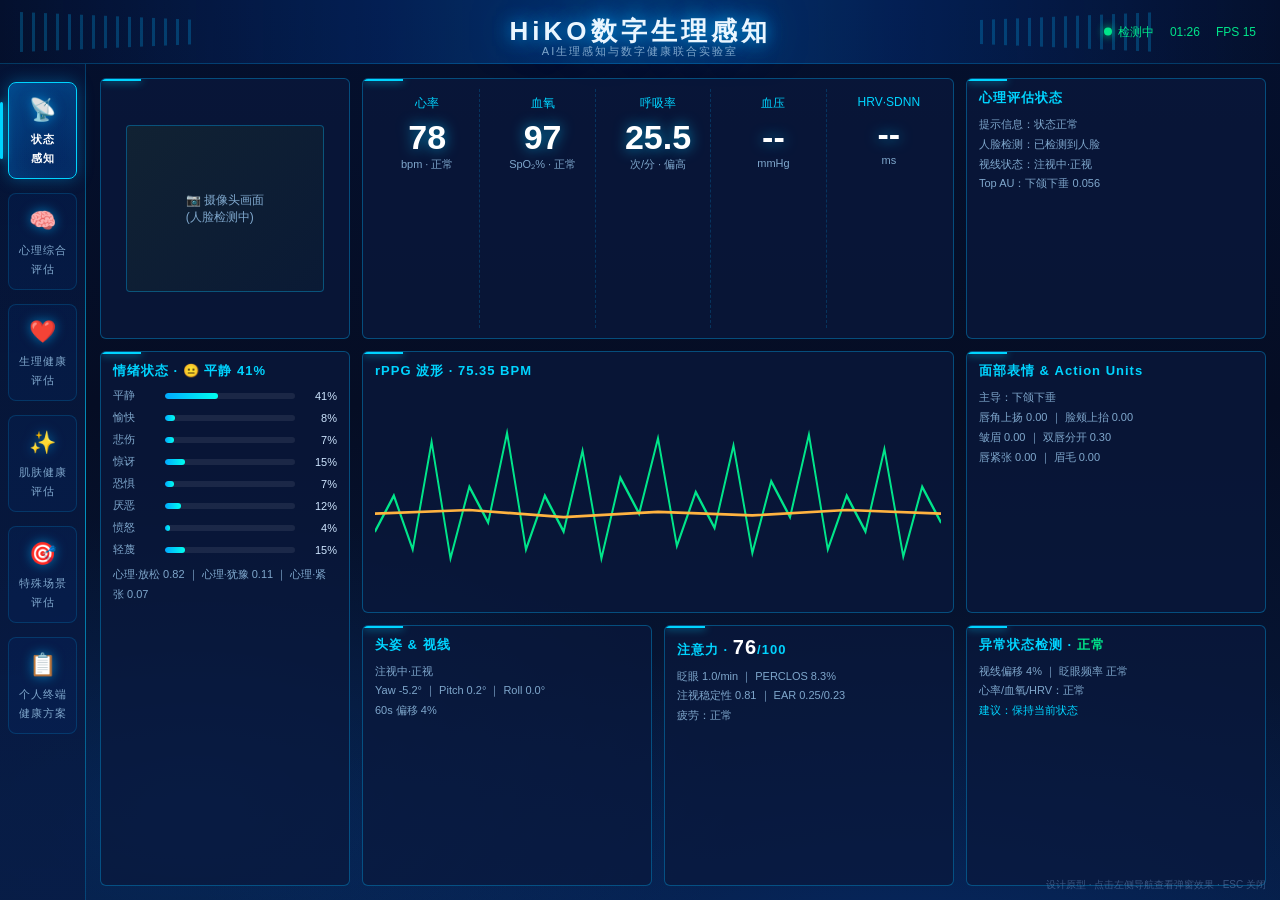
<file: design_preview/index.html>
<!DOCTYPE html>
<html lang="zh-CN">
<head>
<meta charset="UTF-8">
<meta name="viewport" content="width=device-width, initial-scale=1.0">
<title>HiKO数字生理感知 - 侧边导航设计效果</title>
<style>
:root{
  --bg-deep:#050d24;
  --bg-panel:rgba(10,25,60,.75);
  --bd:rgba(0,180,255,.35);
  --cyan:#00d4ff;
  --cyan-dim:#3b9fd8;
  --txt:#cfe6ff;
  --txt-dim:#7fa7cc;
  --green:#00e58a;
  --orange:#ffb340;
  --pink:#ff6b9d;
  --purple:#a78bfa;
}
*{margin:0;padding:0;box-sizing:border-box;font-family:"Microsoft YaHei","PingFang SC",sans-serif}
html,body{height:100%;overflow:hidden;background:var(--bg-deep);color:var(--txt)}
body{background:
  radial-gradient(1200px 600px at 70% 110%, rgba(0,80,200,.25), transparent 60%),
  radial-gradient(900px 500px at 15% 90%, rgba(0,120,255,.15), transparent 60%),
  linear-gradient(180deg,#04102e 0%,#050d24 45%,#071a3d 100%)}

/* ============ 顶部标题栏 ============ */
.header{position:relative;height:64px;display:flex;align-items:center;justify-content:center;
  background:linear-gradient(90deg,transparent,rgba(0,100,255,.18) 30%,rgba(0,140,255,.3) 50%,rgba(0,100,255,.18) 70%,transparent);
  border-bottom:1px solid rgba(0,180,255,.25)}
.header h1{font-size:26px;letter-spacing:4px;color:#eaf6ff;
  text-shadow:0 0 18px rgba(0,180,255,.9),0 0 40px rgba(0,120,255,.5)}
.header .sub{position:absolute;bottom:4px;left:50%;transform:translateX(-50%);
  font-size:11px;color:var(--txt-dim);letter-spacing:2px}
.header .status{position:absolute;right:24px;top:50%;transform:translateY(-50%);
  font-size:12px;color:var(--green);display:flex;gap:16px;align-items:center}
.header .status .dot{width:8px;height:8px;border-radius:50%;background:var(--green);
  box-shadow:0 0 8px var(--green);display:inline-block;margin-right:6px;animation:blink 2s infinite}
@keyframes blink{0%,100%{opacity:1}50%{opacity:.4}}
.header .deco{position:absolute;top:12px;width:180px;height:40px;opacity:.5;
  background:repeating-linear-gradient(90deg,rgba(0,180,255,.5) 0 3px,transparent 3px 12px)}
.header .deco.l{left:20px;clip-path:polygon(0 0,100% 20%,100% 80%,0 100%)}
.header .deco.r{right:120px;clip-path:polygon(0 20%,100% 0,100% 100%,0 80%)}

/* ============ 主体布局 ============ */
.main{display:flex;height:calc(100% - 64px)}

/* ============ 侧边导航栏 ============ */
.sidenav{width:86px;flex:0 0 86px;padding:18px 8px;display:flex;flex-direction:column;gap:14px;
  background:linear-gradient(180deg,rgba(5,20,55,.9),rgba(8,28,70,.85));
  border-right:1px solid rgba(0,180,255,.25);z-index:60;position:relative}
.sidenav::before{content:"";position:absolute;top:0;right:-1px;bottom:0;width:1px;
  background:linear-gradient(180deg,transparent,var(--cyan),transparent);opacity:.6}
.nav-item{position:relative;padding:14px 6px 12px;border-radius:8px;cursor:pointer;text-align:center;
  border:1px solid rgba(0,180,255,.18);background:rgba(0,60,150,.12);
  transition:all .25s ease;user-select:none}
.nav-item .ico{font-size:22px;display:block;margin-bottom:6px;filter:drop-shadow(0 0 6px rgba(0,180,255,.6))}
.nav-item .txt{font-size:11px;line-height:1.5;color:var(--txt-dim);letter-spacing:1px}
.nav-item:hover{background:rgba(0,120,255,.22);border-color:var(--cyan);transform:translateX(2px)}
.nav-item:hover .txt{color:#fff}
.nav-item.active{background:linear-gradient(135deg,rgba(0,140,255,.4),rgba(0,80,200,.25));
  border-color:var(--cyan);box-shadow:0 0 16px rgba(0,180,255,.35),inset 0 0 20px rgba(0,180,255,.12)}
.nav-item.active .txt{color:#fff;font-weight:bold}
.nav-item.active::after{content:"";position:absolute;left:-9px;top:20%;bottom:20%;width:3px;
  background:var(--cyan);border-radius:2px;box-shadow:0 0 10px var(--cyan)}

/* ============ 首页内容(状态感知) 简化示意 ============ */
.dashboard{flex:1;position:relative;padding:14px;display:grid;
  grid-template-columns:250px 1fr 1fr 300px;grid-template-rows:1fr 1fr 1fr;gap:12px;overflow:hidden}
.card{background:var(--bg-panel);border:1px solid var(--bd);border-radius:6px;padding:10px 12px;
  position:relative;overflow:hidden}
.card::before{content:"";position:absolute;top:0;left:0;width:40px;height:2px;background:var(--cyan);
  box-shadow:0 0 8px var(--cyan)}
.card h3{font-size:13px;color:var(--cyan);margin-bottom:8px;letter-spacing:1px}
.card .ph{color:var(--txt-dim);font-size:11px;line-height:1.8}
.big-num{font-size:34px;color:#fff;text-shadow:0 0 14px rgba(0,200,255,.7);font-weight:bold}
.unit{font-size:11px;color:var(--txt-dim)}
.face-box{grid-row:span 1;display:flex;align-items:center;justify-content:center;flex-direction:column}
.face-ph{width:88%;aspect-ratio:4/3.4;border:1px solid var(--bd);border-radius:4px;
  background:linear-gradient(135deg,#123 0%,#0a1a35 100%);display:flex;align-items:center;justify-content:center;
  color:var(--txt-dim);font-size:12px}
.metrics-row{grid-column:span 2;display:flex;gap:10px}
.metrics-row .m{flex:1;text-align:center;border-right:1px dashed rgba(0,180,255,.2);padding:6px 4px}
.metrics-row .m:last-child{border-right:none}
.metrics-row .lab{font-size:12px;color:var(--cyan);margin-bottom:6px}
.wave{grid-column:span 2}
.wave svg{width:100%;height:calc(100% - 24px)}
.bar-list .row{display:flex;align-items:center;gap:8px;margin:7px 0;font-size:11px}
.bar-list .row .name{width:44px;color:var(--txt-dim)}
.bar-list .bar{flex:1;height:6px;background:rgba(255,255,255,.08);border-radius:3px;overflow:hidden}
.bar-list .bar i{display:block;height:100%;border-radius:3px;background:linear-gradient(90deg,#0af,#0fe)}
.bar-list .val{width:34px;text-align:right;color:var(--txt)}

/* ============ 弹窗遮罩 ============ */
.overlay{position:fixed;inset:0;top:64px;left:86px;background:rgba(2,8,25,.55);
  backdrop-filter:blur(3px);opacity:0;pointer-events:none;transition:opacity .3s;z-index:50}
.overlay.show{opacity:1;pointer-events:auto}

/* ============ 弹窗面板(从左往右滑出) ============ */
.popup{position:fixed;top:64px;left:86px;bottom:0;width:min(880px,78vw);z-index:55;
  background:linear-gradient(135deg,rgba(8,22,58,.97),rgba(5,15,40,.97));
  border-right:1px solid var(--cyan);box-shadow:20px 0 60px rgba(0,0,0,.6),inset -1px 0 30px rgba(0,140,255,.15);
  transform:translateX(-105%);transition:transform .38s cubic-bezier(.22,.9,.3,1);
  display:flex;flex-direction:column;overflow:hidden}
.popup.show{transform:translateX(0)}
.popup .p-head{flex:0 0 56px;display:flex;align-items:center;padding:0 22px;gap:12px;
  background:linear-gradient(90deg,rgba(0,120,255,.25),transparent 70%);
  border-bottom:1px solid rgba(0,180,255,.3)}
.popup .p-head .p-ico{font-size:22px}
.popup .p-head h2{font-size:18px;color:#fff;letter-spacing:2px;
  text-shadow:0 0 12px rgba(0,180,255,.8)}
.popup .p-head .close{margin-left:auto;width:30px;height:30px;border:1px solid var(--bd);border-radius:4px;
  color:var(--cyan);display:flex;align-items:center;justify-content:center;cursor:pointer;font-size:16px;
  transition:.2s}
.popup .p-head .close:hover{background:rgba(0,180,255,.25);color:#fff}
.popup .p-body{flex:1;overflow-y:auto;padding:18px 22px}
.popup .p-body::-webkit-scrollbar{width:6px}
.popup .p-body::-webkit-scrollbar-thumb{background:rgba(0,180,255,.35);border-radius:3px}

/* 弹窗内通用组件 */
.grid2{display:grid;grid-template-columns:1fr 1fr;gap:14px}
.grid3{display:grid;grid-template-columns:repeat(3,1fr);gap:14px}
.pcard{background:rgba(0,50,130,.15);border:1px solid rgba(0,180,255,.25);border-radius:6px;
  padding:14px;margin-bottom:14px}
.pcard h4{font-size:13px;color:var(--cyan);margin-bottom:12px;letter-spacing:1px;
  padding-left:10px;border-left:3px solid var(--cyan)}
.score-ring{display:flex;align-items:center;gap:20px}
.ring{position:relative;width:110px;height:110px;flex:0 0 110px}
.ring svg{transform:rotate(-90deg)}
.ring .rv{position:absolute;inset:0;display:flex;flex-direction:column;align-items:center;justify-content:center}
.ring .rv b{font-size:26px;color:#fff}
.ring .rv span{font-size:10px;color:var(--txt-dim)}
.tag{display:inline-block;padding:3px 10px;border-radius:12px;font-size:11px;margin:2px}
.tag.g{background:rgba(0,229,138,.15);color:var(--green);border:1px solid rgba(0,229,138,.4)}
.tag.o{background:rgba(255,179,64,.15);color:var(--orange);border:1px solid rgba(255,179,64,.4)}
.tag.c{background:rgba(0,212,255,.12);color:var(--cyan);border:1px solid rgba(0,212,255,.4)}
.kv{display:flex;justify-content:space-between;font-size:12px;padding:7px 0;
  border-bottom:1px dashed rgba(0,180,255,.15)}
.kv .k{color:var(--txt-dim)}
.kv .v{color:#fff}
.kv .v.ok{color:var(--green)}
.kv .v.warn{color:var(--orange)}
.hbar{margin:8px 0}
.hbar .t{display:flex;justify-content:space-between;font-size:11px;color:var(--txt-dim);margin-bottom:4px}
.hbar .t b{color:#fff}
.hbar .b{height:8px;background:rgba(255,255,255,.08);border-radius:4px;overflow:hidden}
.hbar .b i{display:block;height:100%;border-radius:4px}
.advice{background:rgba(0,229,138,.08);border:1px solid rgba(0,229,138,.3);border-radius:6px;
  padding:12px 14px;font-size:12px;line-height:2;color:#d8ffe f}
.advice li{margin-left:18px;color:var(--txt)}
.advice b{color:var(--green)}
.scene-card{background:rgba(0,50,130,.15);border:1px solid rgba(0,180,255,.25);border-radius:8px;
  padding:16px;cursor:pointer;transition:.25s;text-align:center}
.scene-card:hover{border-color:var(--cyan);transform:translateY(-3px);
  box-shadow:0 8px 24px rgba(0,140,255,.25)}
.scene-card .si{font-size:34px;margin-bottom:10px;display:block}
.scene-card h5{font-size:14px;color:#fff;margin-bottom:6px}
.scene-card p{font-size:11px;color:var(--txt-dim);line-height:1.7}
.scene-card .st{margin-top:10px}
.plan-tl{position:relative;padding-left:20px}
.plan-tl::before{content:"";position:absolute;left:5px;top:6px;bottom:6px;width:2px;
  background:linear-gradient(180deg,var(--cyan),rgba(0,180,255,.1))}
.plan-tl .item{position:relative;margin-bottom:14px;font-size:12px}
.plan-tl .item::before{content:"";position:absolute;left:-19px;top:4px;width:8px;height:8px;
  border-radius:50%;background:var(--cyan);box-shadow:0 0 8px var(--cyan)}
.plan-tl .time{color:var(--cyan);font-weight:bold;margin-right:8px}
.plan-tl .desc{color:var(--txt)}
.radar-wrap{display:flex;align-items:center;justify-content:center}
.face-map{display:flex;align-items:center;gap:18px}
.face-svg{flex:0 0 150px}
.footer-note{position:fixed;bottom:8px;right:14px;font-size:10px;color:rgba(130,170,220,.4);z-index:5}
</style>
</head>
<body>

<div class="header">
  <div class="deco l"></div><div class="deco r"></div>
  <h1>HiKO数字生理感知</h1>
  <div class="sub">AI生理感知与数字健康联合实验室</div>
  <div class="status"><span><span class="dot"></span>检测中</span><span>01:26</span><span>FPS 15</span></div>
</div>

<div class="main">
  <!-- ===== 侧边导航栏 ===== -->
  <nav class="sidenav">
    <div class="nav-item active" data-panel="home"><span class="ico">📡</span><span class="txt">状态<br>感知</span></div>
    <div class="nav-item" data-panel="psy"><span class="ico">🧠</span><span class="txt">心理综合<br>评估</span></div>
    <div class="nav-item" data-panel="phy"><span class="ico">❤️</span><span class="txt">生理健康<br>评估</span></div>
    <div class="nav-item" data-panel="skin"><span class="ico">✨</span><span class="txt">肌肤健康<br>评估</span></div>
    <div class="nav-item" data-panel="scene"><span class="ico">🎯</span><span class="txt">特殊场景<br>评估</span></div>
    <div class="nav-item" data-panel="plan"><span class="ico">📋</span><span class="txt">个人终端<br>健康方案</span></div>
  </nav>

  <!-- ===== 首页(状态感知)简化示意, 实际项目保持现有页面不动 ===== -->
  <div class="dashboard">
    <div class="card face-box"><div class="face-ph">📷 摄像头画面<br>(人脸检测中)</div></div>
    <div class="card metrics-row" style="grid-column:2/4">
      <div class="m"><div class="lab">心率</div><div class="big-num">78</div><div class="unit">bpm · 正常</div></div>
      <div class="m"><div class="lab">血氧</div><div class="big-num">97</div><div class="unit">SpO₂% · 正常</div></div>
      <div class="m"><div class="lab">呼吸率</div><div class="big-num">25.5</div><div class="unit">次/分 · 偏高</div></div>
      <div class="m"><div class="lab">血压</div><div class="big-num">--</div><div class="unit">mmHg</div></div>
      <div class="m"><div class="lab">HRV·SDNN</div><div class="big-num">--</div><div class="unit">ms</div></div>
    </div>
    <div class="card"><h3>心理评估状态</h3>
      <div class="ph">提示信息：状态正常<br>人脸检测：已检测到人脸<br>视线状态：注视中·正视<br>Top AU：下颌下垂 0.056</div>
    </div>
    <div class="card bar-list" style="grid-row:span 2"><h3>情绪状态 · 😐 平静 41%</h3>
      <div class="row"><span class="name">平静</span><div class="bar"><i style="width:41%"></i></div><span class="val">41%</span></div>
      <div class="row"><span class="name">愉快</span><div class="bar"><i style="width:8%"></i></div><span class="val">8%</span></div>
      <div class="row"><span class="name">悲伤</span><div class="bar"><i style="width:7%"></i></div><span class="val">7%</span></div>
      <div class="row"><span class="name">惊讶</span><div class="bar"><i style="width:15%"></i></div><span class="val">15%</span></div>
      <div class="row"><span class="name">恐惧</span><div class="bar"><i style="width:7%"></i></div><span class="val">7%</span></div>
      <div class="row"><span class="name">厌恶</span><div class="bar"><i style="width:12%"></i></div><span class="val">12%</span></div>
      <div class="row"><span class="name">愤怒</span><div class="bar"><i style="width:4%"></i></div><span class="val">4%</span></div>
      <div class="row"><span class="name">轻蔑</span><div class="bar"><i style="width:15%"></i></div><span class="val">15%</span></div>
      <div class="ph" style="margin-top:8px">心理·放松 0.82 ｜ 心理·犹豫 0.11 ｜ 心理·紧张 0.07</div>
    </div>
    <div class="card wave"><h3>rPPG 波形 · 75.35 BPM</h3>
      <svg viewBox="0 0 600 120" preserveAspectRatio="none">
        <polyline fill="none" stroke="#00e58a" stroke-width="2" points="0,80 20,60 40,90 60,30 80,95 100,55 120,75 140,25 160,90 180,60 200,80 220,35 240,95 260,50 280,70 300,28 320,88 340,58 360,78 380,32 400,92 420,52 440,72 460,26 480,90 500,60 520,80 540,34 560,94 580,55 600,75"/>
        <polyline fill="none" stroke="#ffb340" stroke-width="1.5" points="0,70 100,68 200,72 300,69 400,71 500,68 600,70"/>
      </svg>
    </div>
    <div class="card"><h3>面部表情 & Action Units</h3>
      <div class="ph">主导：下颌下垂<br>唇角上扬 0.00 ｜ 脸颊上抬 0.00<br>皱眉 0.00 ｜ 双唇分开 0.30<br>唇紧张 0.00 ｜ 眉毛 0.00</div>
    </div>
    <div class="card"><h3>头姿 & 视线</h3>
      <div class="ph">注视中·正视<br>Yaw -5.2° ｜ Pitch 0.2° ｜ Roll 0.0°<br>60s 偏移 4%</div>
    </div>
    <div class="card"><h3>注意力 · <span style="color:#fff;font-size:20px">76</span>/100</h3>
      <div class="ph">眨眼 1.0/min ｜ PERCLOS 8.3%<br>注视稳定性 0.81 ｜ EAR 0.25/0.23<br>疲劳：正常</div>
    </div>
    <div class="card"><h3>异常状态检测 · <span style="color:var(--green)">正常</span></h3>
      <div class="ph">视线偏移 4% ｜ 眨眼频率 正常<br>心率/血氧/HRV：正常<br><span style="color:var(--cyan)">建议：保持当前状态</span></div>
    </div>
  </div>
</div>

<div class="overlay" id="overlay"></div>
<div class="footer-note">设计原型 · 点击左侧导航查看弹窗效果 · ESC 关闭</div>

<script>
// 弹窗内容将由 panels.js 注入
</script>
<script src="panels.js"></script>
</body>
</html>
</file>
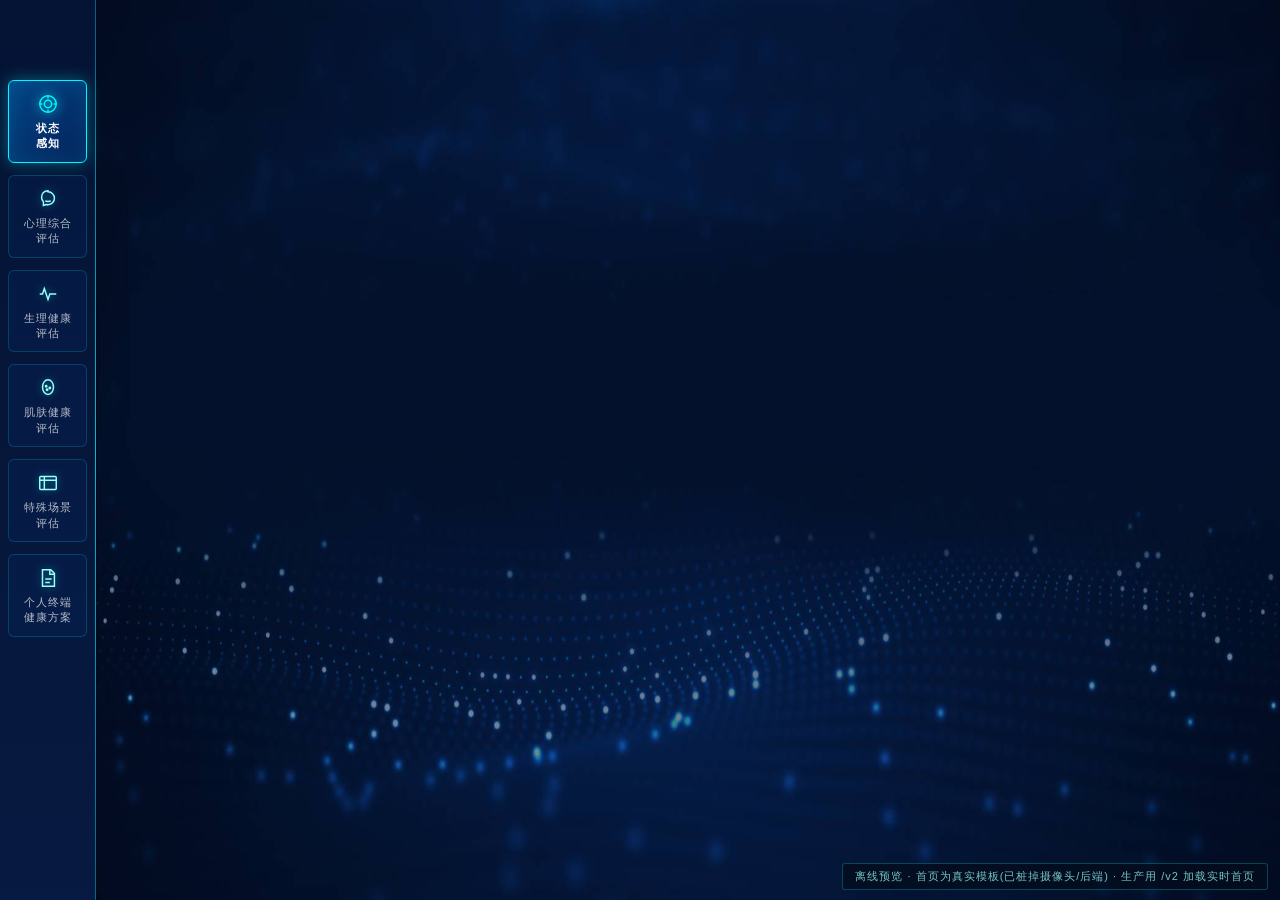
<file: design_preview/HiKO_Sidebar_Preview.html>
<!DOCTYPE html>
<html lang="zh-CN">
<head>
<meta charset="UTF-8">
<meta name="viewport" content="width=device-width, initial-scale=1.0">
<title>HiKO数字生理感知 · 评估中心</title>
<link rel="icon" href="[data-uri]" type="image/png">
<style>
/* ==================================================================
   HiKO 侧边导航外壳 (shell)
   ------------------------------------------------------------------
   设计原则：本文件不包含任何首页样式，首页通过 <iframe> 原样加载。
   iframe 天然隔离 CSS/JS，因此首页布局与元素 100% 不受影响。

   色板取自首页 templates/index.html：
     主青 #00F7FF · 淡青 #9BFFFB · 绿 #00E1A6 · 黄 #FFD466
     面板底 rgba(39,70,133,.28) · 灰字 #B6BCC7 / #6C82A6
   ================================================================== */
:root{
  --cyan:#00F7FF;
  --cyan-2:#9BFFFB;
  --green:#00E1A6;
  --yellow:#FFD466;
  --red:#FF5C5C;
  --white:#FFFFFF;
  --gray:#B6BCC7;
  --gray-2:#6C82A6;
  --panel:rgba(39,70,133,.28);
  --bd:rgba(0,247,255,.35);
  --bd-soft:rgba(0,247,255,.18);

  /* 关键几何：与首页对齐 */
  --nav-w:96px;   /* 导航栏宽度 */
  --top-h:70px;   /* 首页 .bg-top 高度，保持顶栏完全可见 */
}
*{box-sizing:border-box;margin:0;padding:0;}
html,body{
  width:100%;height:100%;overflow:hidden;
  background:#050d1c;color:#EBEBEB;
  font-family:Arial,"PingFang SC","Microsoft YaHei",sans-serif;
}

/* ============ 首页容器（iframe，原样加载，不缩放） ============ */
#home-frame{
  position:absolute;top:0;left:0;
  width:100%;height:100%;
  border:0;display:block;
  background:#050d1c;
}
/* 窄屏时把首页向右推，避免导航栏遮挡内容 */
body.push-mode #home-frame{
  left:var(--nav-w);
  width:calc(100% - var(--nav-w));
}

/* ============ 侧边导航栏 ============ */
.sidenav{
  position:fixed;left:0;top:0;bottom:0;
  width:var(--nav-w);
  padding:calc(var(--top-h) + 10px) 8px 20px;
  display:flex;flex-direction:column;gap:12px;
  background:linear-gradient(180deg,rgba(5,20,55,.92),rgba(8,28,70,.88));
  border-right:1px solid var(--bd);
  z-index:60;
}
.sidenav::before{
  content:"";position:absolute;top:0;right:-1px;bottom:0;width:1px;
  background:linear-gradient(180deg,transparent,var(--cyan),transparent);
  opacity:.6;
}
.nav-item{
  position:relative;padding:12px 4px 10px;border-radius:6px;
  display:flex;flex-direction:column;align-items:center;gap:6px;
  border:1px solid var(--bd-soft);
  background:rgba(0,60,150,.12);
  cursor:pointer;user-select:none;
  transition:all .25s ease;
}
.nav-item .ico{
  width:22px;height:22px;color:var(--cyan-2);
  filter:drop-shadow(0 0 4px rgba(0,247,255,.45));
}
.nav-item .ico svg{width:100%;height:100%;}
.nav-item .txt{
  font-size:11px;line-height:1.4;letter-spacing:1px;text-align:center;
  color:var(--gray);
}
.nav-item:hover{
  background:rgba(0,120,255,.22);border-color:var(--cyan);
  transform:translateX(2px);
}
.nav-item:hover .txt{color:#fff;}
.nav-item.active{
  background:linear-gradient(135deg,rgba(0,140,255,.4),rgba(0,80,200,.25));
  border-color:var(--cyan);
  box-shadow:0 0 16px rgba(0,247,255,.35), inset 0 0 20px rgba(0,247,255,.12);
}
.nav-item.active .ico{color:var(--cyan);filter:drop-shadow(0 0 6px var(--cyan));}
.nav-item.active .txt{color:#fff;font-weight:bold;}

/* ============ 遮罩 ============ */
.overlay{
  position:fixed;top:var(--top-h);left:var(--nav-w);right:0;bottom:0;
  background:rgba(2,8,25,.55);
  backdrop-filter:blur(3px);
  opacity:0;pointer-events:none;transition:opacity .3s;
  z-index:50;
}
.overlay.show{opacity:1;pointer-events:auto;}

/* ============ 弹窗面板 ============ */
.popup{
  position:fixed;
  top:var(--top-h);left:var(--nav-w);right:0;bottom:0;
  z-index:55;
  background:
    radial-gradient(1200px 600px at 70% 110%, rgba(0,80,200,.15), transparent 60%),
    radial-gradient(900px 500px at 15% 90%, rgba(0,120,255,.1), transparent 60%),
    linear-gradient(135deg,rgba(8,22,58,.97),rgba(5,15,40,.97));
  border-left:1px solid var(--cyan);
  box-shadow:20px 0 60px rgba(0,0,0,.6), inset 60px 0 80px rgba(0,140,255,.08);
  transform:translateX(-105%);
  transition:transform .38s cubic-bezier(.22,.9,.3,1);
  display:flex;flex-direction:column;overflow:hidden;
}
.popup.show{transform:translateX(0);}

.p-head{
  flex:0 0 58px;display:flex;align-items:center;gap:14px;
  padding:0 26px;position:relative;
  background:linear-gradient(90deg,rgba(0,120,255,.25),transparent 70%);
  border-bottom:1px solid var(--bd);
}
.p-head::before{
  content:"";position:absolute;left:0;top:12px;bottom:12px;width:3px;
  background:var(--cyan);box-shadow:0 0 8px var(--cyan);
}
.p-head .p-ico{width:26px;height:26px;color:var(--cyan);flex:0 0 26px;
  filter:drop-shadow(0 0 6px rgba(0,247,255,.5));}
.p-head .p-ico svg{width:100%;height:100%;}
.p-head h2{font-size:18px;color:var(--white);letter-spacing:3px;font-weight:500;
  text-shadow:0 0 12px rgba(0,247,255,.6);white-space:nowrap;}
.p-head .p-sub{font-size:11px;color:var(--gray-2);letter-spacing:2px;}
.p-head .p-tools{margin-left:auto;display:flex;align-items:center;gap:10px;}
.p-head .p-tools .tool{
  width:30px;height:30px;border:1px solid var(--bd);border-radius:3px;
  background:rgba(0,120,255,.08);color:var(--cyan-2);
  display:flex;align-items:center;justify-content:center;cursor:pointer;transition:.2s;
}
.p-head .p-tools .tool:hover{background:rgba(0,247,255,.2);color:#fff;}
.p-head .p-tools .tool svg{width:14px;height:14px;}
.p-head .breadcrumb{font-size:11px;color:var(--gray-2);letter-spacing:2px;}
.p-head .breadcrumb .cur{color:var(--cyan);}

.p-body{flex:1;overflow-y:auto;padding:22px 28px 28px;}
.p-body::-webkit-scrollbar{width:6px;}
.p-body::-webkit-scrollbar-thumb{background:rgba(0,247,255,.3);border-radius:3px;}

.p-foot{
  height:28px;background:rgba(5,15,40,.8);border-top:1px solid var(--bd-soft);
  display:flex;align-items:center;padding:0 26px;gap:20px;
  font-size:10px;color:var(--gray-2);letter-spacing:2px;
}
.p-foot .live{color:var(--green);}
.p-foot .live::before{content:"● ";}

/* ============ 通用组件（沿用首页视觉规范） ============ */
.grid-2{display:grid;grid-template-columns:1fr 1fr;gap:16px;}
.grid-3{display:grid;grid-template-columns:repeat(3,1fr);gap:16px;}

.pcard{
  background:var(--panel);border:1px solid var(--bd-soft);
  border-radius:4px;padding:16px;position:relative;
}
.pcard.hi{border-color:var(--bd);box-shadow:0 0 12px rgba(0,247,255,.08);}
.pcard::before{content:"";position:absolute;top:16px;left:0;width:4px;height:14px;background:var(--cyan);}
.pcard h4{font-size:14px;color:var(--cyan-2);letter-spacing:1px;
  margin-bottom:12px;padding-left:12px;font-weight:bold;}
.pcard h4 .tag{float:right;font-size:11px;color:var(--gray-2);font-weight:normal;
  padding:2px 8px;border:1px solid var(--bd-soft);border-radius:3px;}

.section-title{
  font-size:14px;color:var(--cyan-2);letter-spacing:2px;font-weight:bold;
  margin:0 0 14px;padding-left:12px;position:relative;
  display:flex;align-items:center;justify-content:space-between;
}
.section-title::before{content:"";position:absolute;left:0;top:2px;bottom:2px;width:4px;
  background:var(--cyan);box-shadow:0 0 6px var(--cyan);}
.section-title .aside{font-size:11px;color:var(--gray-2);font-weight:normal;letter-spacing:1px;}

.big-num{font-size:36px;font-weight:bold;color:var(--white);line-height:1;
  text-shadow:0 0 12px rgba(0,247,255,.4);}

.tinytag{display:inline-block;padding:3px 10px;border-radius:12px;font-size:11px;
  letter-spacing:1px;border:1px solid var(--bd-soft);color:var(--gray);}
.tinytag.g{background:rgba(0,225,166,.12);color:var(--green);border-color:rgba(0,225,166,.4);}
.tinytag.o{background:rgba(255,212,102,.12);color:var(--yellow);border-color:rgba(255,212,102,.4);}
.tinytag.c{background:rgba(0,247,255,.12);color:var(--cyan);border-color:rgba(0,247,255,.4);}
.tinytag.r{background:rgba(255,92,92,.12);color:var(--red);border-color:rgba(255,92,92,.4);}

.kv{display:flex;justify-content:space-between;font-size:13px;padding:8px 0;
  border-bottom:1px dashed var(--bd-soft);}
.kv:last-child{border-bottom:none;}
.kv .k{color:var(--gray);}
.kv .v{color:var(--white);font-weight:bold;}
.kv .v.ok{color:var(--green);}
.kv .v.warn{color:var(--yellow);}
.kv .v.bad{color:var(--red);}

.hbar{margin:10px 0;}
.hbar .t{display:flex;justify-content:space-between;font-size:12px;color:var(--gray);margin-bottom:5px;}
.hbar .t b{color:var(--white);}
.hbar .b{height:8px;background:rgba(255,255,255,.06);border-radius:4px;overflow:hidden;}
.hbar .b i{display:block;height:100%;border-radius:4px;
  background:linear-gradient(90deg,#00E1A6,#00F7FF);box-shadow:0 0 6px rgba(0,247,255,.4);}

.au-line{display:grid;grid-template-columns:100px 1fr 46px;align-items:center;gap:10px;
  font-size:12px;padding:5px 0;}
.au-line .n{color:var(--gray);}
.au-line .tr{height:6px;background:rgba(255,255,255,.06);border-radius:3px;overflow:hidden;}
.au-line .fl{display:block;height:100%;border-radius:3px;background:linear-gradient(90deg,#00E1A6,#00F7FF);}
.au-line .v{text-align:right;color:var(--white);font-weight:bold;font-family:Consolas,monospace;}

.ring-box{display:flex;align-items:center;gap:22px;}
.ring{position:relative;width:120px;height:120px;flex:0 0 120px;}
.ring svg{width:100%;height:100%;transform:rotate(-90deg);}
.ring .rv{position:absolute;inset:0;display:flex;flex-direction:column;
  align-items:center;justify-content:center;}
.ring .rv b{font-size:28px;color:var(--white);font-weight:bold;text-shadow:0 0 10px rgba(0,247,255,.5);}
.ring .rv span{font-size:11px;color:var(--gray-2);letter-spacing:1px;margin-top:2px;}

.advice{
  background:rgba(0,225,166,.08);border:1px solid rgba(0,225,166,.3);
  border-left:3px solid var(--green);
  border-radius:4px;padding:14px 16px;font-size:12px;line-height:2;color:#DFF;
}
.advice ul{list-style:none;}
.advice li{padding-left:16px;position:relative;}
.advice li::before{content:"›";position:absolute;left:0;color:var(--green);font-weight:bold;}
.advice b{color:var(--green);}

.timeline{position:relative;padding-left:22px;}
.timeline::before{content:"";position:absolute;left:6px;top:6px;bottom:6px;width:2px;
  background:linear-gradient(180deg,var(--cyan),rgba(0,247,255,.1));}
.timeline .item{position:relative;margin-bottom:14px;font-size:12px;padding-left:8px;}
.timeline .item::before{content:"";position:absolute;left:-20px;top:5px;width:8px;height:8px;
  border-radius:50%;background:var(--cyan);box-shadow:0 0 8px var(--cyan);}
.timeline .item .time{color:var(--cyan-2);font-weight:bold;margin-right:8px;font-family:Consolas,monospace;}
.timeline .item .t{color:var(--white);}
.timeline .item .d{font-size:11px;color:var(--gray);margin-top:3px;line-height:1.6;}

.scene-card{
  background:var(--panel);border:1px solid var(--bd-soft);border-radius:6px;
  padding:20px 16px;text-align:center;cursor:pointer;transition:.25s;
}
.scene-card:hover{border-color:var(--cyan);transform:translateY(-3px);
  box-shadow:0 8px 24px rgba(0,140,255,.25);}
.scene-card .si{width:44px;height:44px;margin:0 auto 12px;color:var(--cyan);}
.scene-card .si svg{width:100%;height:100%;}
.scene-card h5{font-size:14px;color:var(--white);margin-bottom:6px;letter-spacing:1px;}
.scene-card p{font-size:11px;color:var(--gray);line-height:1.7;}
.scene-card .st{margin-top:10px;}

.face-map{
  aspect-ratio:1;position:relative;
  background:radial-gradient(ellipse at 30% 40%,rgba(255,92,92,.28),transparent 35%),
             radial-gradient(ellipse at 70% 45%,rgba(255,212,102,.25),transparent 35%),
             radial-gradient(ellipse at 50% 65%,rgba(0,225,166,.22),transparent 40%),
             rgba(20,40,80,.55);
  border:1px solid var(--bd-soft);border-radius:6px;
}
.face-map::before{
  content:"";position:absolute;left:50%;top:50%;transform:translate(-50%,-50%);
  width:60%;height:75%;border:1.5px dashed rgba(0,247,255,.4);
  border-radius:50% 50% 45% 45% / 60% 60% 40% 40%;
}
.face-legend{display:flex;justify-content:space-between;margin-top:8px;font-size:10px;color:var(--gray);}
.face-legend .lb{display:flex;align-items:center;gap:4px;}
.face-legend .sw{width:10px;height:10px;border-radius:2px;}

/* 示例数据提示 */
.mock-note{
  display:inline-block;margin-left:10px;padding:2px 8px;border-radius:3px;
  font-size:10px;letter-spacing:1px;
  background:rgba(255,180,0,.15);border:1px solid rgba(255,180,0,.5);color:var(--yellow);
}
</style>
</head>
<body>

<!-- ============================================================
     首页：原样 iframe 加载 /max，不做任何缩放或样式覆盖
     ============================================================ -->
<iframe id="home-frame" title="HiKO数字生理感知"
        allow="camera; microphone; autoplay"></iframe>

<!-- 侧边导航栏 -->
<nav class="sidenav" id="sidenav"></nav>
<div style="position:fixed;right:12px;bottom:10px;z-index:200;font-size:11px;letter-spacing:1px;
 color:rgba(155,255,251,.75);background:rgba(5,13,28,.75);border:1px solid rgba(0,247,255,.25);
 padding:5px 12px;border-radius:3px;">离线预览 · 首页为真实模板(已桩掉摄像头/后端) · 生产用 /v2 加载实时首页</div>

<!-- 弹窗层 -->
<div class="overlay" id="overlay"></div>
<div id="popup-container"></div>

<script>
/* ==============================================================
   图标
   ============================================================== */
const ICONS = {
  status: `<svg viewBox="0 0 24 24" fill="none" stroke="currentColor" stroke-width="1.6"><circle cx="12" cy="12" r="9"/><circle cx="12" cy="12" r="4"/><path d="M12 3v3M12 18v3M3 12h3M18 12h3"/></svg>`,
  psy:    `<svg viewBox="0 0 24 24" fill="none" stroke="currentColor" stroke-width="1.6"><path d="M12 3c-4 0-7 3-7 7 0 2 1 4 2 5v4l3-1c.7.1 1.3.2 2 .2 4 0 7-3 7-7s-3-7-7-7z"/><path d="M9 10h.01M15 10h.01M9 14c1 1 5 1 6 0"/></svg>`,
  bio:    `<svg viewBox="0 0 24 24" fill="none" stroke="currentColor" stroke-width="1.6"><path d="M3 12h3l2-6 4 12 2-6h7"/></svg>`,
  skin:   `<svg viewBox="0 0 24 24" fill="none" stroke="currentColor" stroke-width="1.6"><ellipse cx="12" cy="11" rx="6" ry="8"/><circle cx="10" cy="10" r=".8" fill="currentColor"/><circle cx="14" cy="12" r=".8" fill="currentColor"/><circle cx="11" cy="14" r=".8" fill="currentColor"/></svg>`,
  scene:  `<svg viewBox="0 0 24 24" fill="none" stroke="currentColor" stroke-width="1.6"><rect x="3" y="5" width="18" height="14" rx="1"/><path d="M3 9h18M8 5v14"/></svg>`,
  plan:   `<svg viewBox="0 0 24 24" fill="none" stroke="currentColor" stroke-width="1.6"><path d="M6 3h9l4 4v14H6z"/><path d="M14 3v5h5M9 13h7M9 17h5"/></svg>`,
  close:  `<svg viewBox="0 0 24 24" fill="none" stroke="currentColor" stroke-width="1.8"><path d="M6 6l12 12M18 6L6 18"/></svg>`,
  export: `<svg viewBox="0 0 24 24" fill="none" stroke="currentColor" stroke-width="1.6"><path d="M12 3v12M7 8l5-5 5 5M4 17v3h16v-3"/></svg>`,
  car:    `<svg viewBox="0 0 24 24" fill="none" stroke="currentColor" stroke-width="1.6"><path d="M4 16V9l3-4h10l3 4v7M6 16v3M18 16v3M2 16h20"/><circle cx="7" cy="16" r="2"/><circle cx="17" cy="16" r="2"/></svg>`,
  work:   `<svg viewBox="0 0 24 24" fill="none" stroke="currentColor" stroke-width="1.6"><rect x="2" y="7" width="20" height="14" rx="1"/><path d="M8 7V4h8v3"/></svg>`,
  study:  `<svg viewBox="0 0 24 24" fill="none" stroke="currentColor" stroke-width="1.6"><path d="M4 6l8-3 8 3-8 3-8-3zM4 6v6l8 3 8-3V6"/></svg>`,
  sport:  `<svg viewBox="0 0 24 24" fill="none" stroke="currentColor" stroke-width="1.6"><circle cx="12" cy="5" r="2"/><path d="M8 12l3-4 4 2 3 5-2 2-3-3M9 21l3-6"/></svg>`,
  mic:    `<svg viewBox="0 0 24 24" fill="none" stroke="currentColor" stroke-width="1.6"><rect x="9" y="3" width="6" height="12" rx="3"/><path d="M5 11a7 7 0 0 0 14 0M12 18v3"/></svg>`,
  moon:   `<svg viewBox="0 0 24 24" fill="none" stroke="currentColor" stroke-width="1.6"><path d="M21 13a8 8 0 1 1-10-10 6 6 0 0 0 10 10z"/></svg>`,
};

/* ==============================================================
   导航项
   ============================================================== */
const NAV_ITEMS = [
  {id:'status', label:'状态<br>感知',        icon:'status', home:true},
  {id:'psy',    label:'心理综合<br>评估',    icon:'psy'},
  {id:'bio',    label:'生理健康<br>评估',    icon:'bio'},
  {id:'skin',   label:'肌肤健康<br>评估',    icon:'skin'},
  {id:'scene',  label:'特殊场景<br>评估',    icon:'scene'},
  {id:'plan',   label:'个人终端<br>健康方案', icon:'plan'},
];
</script>
<script>
/* ==================================================================
   HiKO 侧边导航 · 弹窗面板内容
   ------------------------------------------------------------------
   注意：本文件中的数值目前均为「示例数据」，用于验证视觉与交互。
   后续接入真实数据时，替换各 render() 中的硬编码数字即可，
   可对接首页已有接口：/get_hr /get_wave_data /get_openface
   ================================================================== */
const PANELS = {

/* ================= 心理综合评估 ================= */
psy: {
  icon:'psy', title:'心理综合评估', sub:'PSYCHOLOGICAL COMPREHENSIVE ASSESSMENT',
  render: () => `
    <div style="display:grid;grid-template-columns:1.3fr 1fr 1fr;gap:20px;margin-bottom:20px;">
      <div class="pcard hi">
        <h4>综合心理健康评分 <span class="tag">示例</span></h4>
        <div class="ring-box">
          <div class="ring">
            <svg viewBox="0 0 120 120">
              <circle cx="60" cy="60" r="50" fill="none" stroke="rgba(255,255,255,.06)" stroke-width="9"/>
              <circle cx="60" cy="60" r="50" fill="none" stroke="#00F7FF" stroke-width="9"
                stroke-linecap="round" stroke-dasharray="314" stroke-dashoffset="60"
                style="filter:drop-shadow(0 0 6px #00F7FF)"/>
            </svg>
            <div class="rv"><b>81</b><span>综合评分</span></div>
          </div>
          <div style="flex:1;">
            <div style="margin-bottom:10px;"><span class="tinytag g">状态良好</span> <span class="tinytag c">情绪稳定</span></div>
            <div style="font-size:12px;color:var(--gray);line-height:1.9;">
              基于近 5 分钟表情、AU、视线与生理指标的多模态融合分析，
              当前心理状态整体<b style="color:var(--green)">良好</b>，
              无明显焦虑或抑郁倾向。
            </div>
          </div>
        </div>
      </div>

      <div class="pcard">
        <h4>五维心理画像</h4>
        <svg width="100%" viewBox="0 0 230 200">
          <g stroke="rgba(0,247,255,.25)" fill="none">
            <polygon points="115,20 210,80 175,180 55,180 20,80"/>
            <polygon points="115,50 180,90 155,158 75,158 50,90" opacity=".65"/>
            <polygon points="115,80 150,100 135,136 95,136 80,100" opacity=".4"/>
          </g>
          <polygon points="115,32 195,84 165,164 68,170 38,86" fill="rgba(0,247,255,.25)" stroke="#00F7FF" stroke-width="2"/>
          <g font-size="11" fill="#9BFFFB">
            <text x="115" y="12" text-anchor="middle">情绪稳定 86</text>
            <text x="214" y="80">压力 74</text>
            <text x="186" y="196" text-anchor="middle">专注 79</text>
            <text x="20" y="196">放松 88</text>
            <text x="6" y="80">活力 72</text>
          </g>
        </svg>
      </div>

      <div class="pcard">
        <h4>主导情绪 · 平静</h4>
        <div style="display:flex;align-items:center;gap:14px;margin-bottom:14px;">
          <div style="width:52px;height:52px;border-radius:50%;background:radial-gradient(circle at 40% 40%,#FFE58A,#FFD466);display:flex;align-items:center;justify-content:center;font-size:26px;box-shadow:0 0 14px rgba(255,212,102,.4);">😐</div>
          <div>
            <div style="font-size:22px;font-weight:bold;color:var(--white);">平静</div>
            <div style="font-size:11px;color:var(--gray-2);margin-top:4px;letter-spacing:1px;">置信度 <span style="color:var(--cyan);">72%</span> · 持续 <span style="color:var(--cyan);">01:24</span></div>
          </div>
        </div>
        <div class="au-line"><span class="n">😐 平静</span><div class="tr"><span class="fl" style="width:72%"></span></div><span class="v">72%</span></div>
        <div class="au-line"><span class="n">😊 愉快</span><div class="tr"><span class="fl" style="width:15%"></span></div><span class="v">15%</span></div>
        <div class="au-line"><span class="n">😢 悲伤</span><div class="tr"><span class="fl" style="width:6%"></span></div><span class="v">6%</span></div>
        <div class="au-line"><span class="n">😲 惊讶</span><div class="tr"><span class="fl" style="width:4%"></span></div><span class="v">4%</span></div>
        <div class="au-line"><span class="n">😠 愤怒</span><div class="tr"><span class="fl" style="width:2%"></span></div><span class="v">2%</span></div>
        <div class="au-line"><span class="n">😨 恐惧</span><div class="tr"><span class="fl" style="width:1%"></span></div><span class="v">1%</span></div>
      </div>
    </div>

    <div class="grid-2" style="margin-bottom:20px;">
      <div class="pcard">
        <h4>压力 / 焦虑 / 抑郁筛查</h4>
        <div class="hbar"><div class="t"><span>压力水平 PSS</span><b>26 / 100 · 低</b></div><div class="b"><i style="width:26%;background:linear-gradient(90deg,#00E1A6,#4ade80);"></i></div></div>
        <div class="hbar"><div class="t"><span>焦虑倾向 GAD-7</span><b>18 / 100 · 低</b></div><div class="b"><i style="width:18%;background:linear-gradient(90deg,#00E1A6,#4ade80);"></i></div></div>
        <div class="hbar"><div class="t"><span>抑郁倾向 PHQ-9</span><b>12 / 100 · 低</b></div><div class="b"><i style="width:12%;background:linear-gradient(90deg,#00E1A6,#4ade80);"></i></div></div>
        <div class="hbar"><div class="t"><span>疲劳指数</span><b>41 / 100 · 中</b></div><div class="b"><i style="width:41%;background:linear-gradient(90deg,#FFD466,#FFE58A);"></i></div></div>
        <div style="font-size:10px;color:var(--gray-2);margin-top:10px;letter-spacing:1px;">* 依据 rPPG-HRV + 微表情 AU 时序特征估计，仅供参考，不构成诊断建议</div>
      </div>

      <div class="pcard">
        <h4>情绪时间线 <span class="tag">近 5 分钟</span></h4>
        <svg width="100%" height="180" viewBox="0 0 500 180" preserveAspectRatio="none">
          <g stroke="rgba(0,247,255,.12)">
            <line x1="0" y1="45" x2="500" y2="45"/>
            <line x1="0" y1="90" x2="500" y2="90"/>
            <line x1="0" y1="135" x2="500" y2="135"/>
          </g>
          <defs>
            <linearGradient id="pgrad" x1="0" x2="0" y1="0" y2="1">
              <stop offset="0%" stop-color="#00F7FF" stop-opacity=".3"/>
              <stop offset="100%" stop-color="#00F7FF" stop-opacity="0"/>
            </linearGradient>
          </defs>
          <path d="M0,80 C50,70 100,95 150,75 S250,55 300,72 400,58 450,66 500,60" fill="none" stroke="#00F7FF" stroke-width="2"/>
          <path d="M0,80 C50,70 100,95 150,75 S250,55 300,72 400,58 450,66 500,60 L500,180 L0,180 Z" fill="url(#pgrad)"/>
          <path d="M0,120 C60,118 120,122 180,116 S300,120 360,115 460,120 500,118" fill="none" stroke="#FFD466" stroke-width="1.5" opacity=".85"/>
          <path d="M0,155 C60,153 120,155 180,152 S300,155 360,152 460,155 500,153" fill="none" stroke="#FF6b9d" stroke-width="1.5" opacity=".8"/>
        </svg>
        <div style="display:flex;gap:16px;font-size:11px;color:var(--gray);margin-top:8px;">
          <span><span style="display:inline-block;width:12px;height:2px;background:#00F7FF;vertical-align:middle;margin-right:4px;"></span>平静度</span>
          <span><span style="display:inline-block;width:12px;height:2px;background:#FFD466;vertical-align:middle;margin-right:4px;"></span>唤醒度</span>
          <span><span style="display:inline-block;width:12px;height:2px;background:#FF6b9d;vertical-align:middle;margin-right:4px;"></span>负向情绪</span>
          <span style="margin-left:auto;color:var(--gray-2);">采样 15 fps</span>
        </div>
      </div>
    </div>

    <div class="pcard">
      <h4>AI 心理评估结论与建议</h4>
      <div class="advice">
        <ul>
          <li>当前心理状态<b>整体良好</b>，情绪以平静为主导（72%），无持续负向情绪聚集。</li>
          <li>疲劳指数处于中等区间（41），建议每工作 45 分钟起身活动 3~5 分钟。</li>
          <li>可尝试 <b>4-7-8 呼吸放松法</b> 进一步降低唤醒度，改善呼吸率偏高现象。</li>
        </ul>
      </div>
    </div>
  `
},

/* ================= 生理健康评估 ================= */
bio: {
  icon:'bio', title:'生理健康评估', sub:'PHYSIOLOGICAL HEALTH ASSESSMENT',
  render: () => `
    <div class="grid-2" style="margin-bottom:20px;">
      <div class="pcard hi">
        <h4>生理健康综合评分</h4>
        <div class="ring-box">
          <div class="ring">
            <svg viewBox="0 0 120 120">
              <circle cx="60" cy="60" r="50" fill="none" stroke="rgba(255,255,255,.06)" stroke-width="9"/>
              <circle cx="60" cy="60" r="50" fill="none" stroke="#00E1A6" stroke-width="9"
                stroke-linecap="round" stroke-dasharray="314" stroke-dashoffset="40"
                style="filter:drop-shadow(0 0 6px #00E1A6)"/>
            </svg>
            <div class="rv"><b>87</b><span>健康评分</span></div>
          </div>
          <div style="flex:1;">
            <div style="margin-bottom:10px;"><span class="tinytag g">心肺功能正常</span> <span class="tinytag o">呼吸率偏高</span></div>
            <div style="font-size:12px;color:var(--gray);line-height:1.9;">
              基于 rPPG 非接触式测量的多项生理指标综合评估，
              心血管指标处于<b style="color:var(--green)">正常范围</b>。
            </div>
          </div>
        </div>
      </div>

      <div class="pcard">
        <h4>核心生理指标</h4>
        <div class="kv"><span class="k">心率 HR</span><span class="v ok">78 bpm <span style="color:var(--gray-2);font-weight:normal;">(60~100)</span></span></div>
        <div class="kv"><span class="k">血氧 SpO₂</span><span class="v ok">97 % <span style="color:var(--gray-2);font-weight:normal;">(≥95)</span></span></div>
        <div class="kv"><span class="k">呼吸率 RR</span><span class="v warn">25.5 次/分 <span style="color:var(--gray-2);font-weight:normal;">(12~20)</span></span></div>
        <div class="kv"><span class="k">血压估计 BP</span><span class="v">118 / 76 mmHg</span></div>
        <div class="kv"><span class="k">HRV · SDNN</span><span class="v ok">52 ms</span></div>
        <div class="kv"><span class="k">HRV · RMSSD</span><span class="v ok">38 ms</span></div>
      </div>
    </div>

    <div class="section-title">rPPG 波形分析 <span class="aside">15 秒窗口</span></div>
    <div class="pcard" style="padding:20px;margin-bottom:20px;">
      <svg viewBox="0 0 1200 200" style="width:100%;height:180px;" preserveAspectRatio="none">
        <g stroke="rgba(0,247,255,.08)">
          <line x1="0" x2="1200" y1="30" y2="30"/><line x1="0" x2="1200" y1="75" y2="75"/>
          <line x1="0" x2="1200" y1="120" y2="120"/><line x1="0" x2="1200" y1="165" y2="165"/>
        </g>
        <path d="M0,100 Q20,30 40,100 Q60,170 80,100 Q100,50 120,100 Q140,160 160,100 Q180,30 200,100 Q220,170 240,100 Q260,40 280,100 Q300,165 320,100 Q340,35 360,100 Q380,170 400,100 Q420,45 440,100 Q460,160 480,100 Q500,30 520,100 Q540,170 560,100 Q580,50 600,100 Q620,165 640,100 Q660,40 680,100 Q700,170 720,100 Q740,35 760,100 Q780,165 800,100 Q820,45 840,100 Q860,170 880,100 Q900,30 920,100 Q940,165 960,100 Q980,45 1000,100 Q1020,170 1040,100 Q1060,35 1080,100 Q1100,165 1120,100 Q1140,45 1160,100 Q1180,170 1200,100" fill="none" stroke="#00E1A6" stroke-width="1.8"/>
        <path d="M0,135 Q100,125 200,132 T400,128 T600,135 T800,128 T1000,132 T1200,130" fill="none" stroke="#FFD466" stroke-width="1.5" opacity=".85"/>
      </svg>
      <div style="display:flex;justify-content:space-between;font-size:10px;color:var(--gray-2);margin-top:6px;">
        <span>0s</span><span>3s</span><span>6s</span><span>9s</span><span>12s</span><span>15s</span>
      </div>
    </div>

    <div class="grid-3">
      <div class="pcard">
        <h4>心血管风险</h4>
        <div class="hbar"><div class="t"><span>心律不齐风险</span><b>低</b></div><div class="b"><i style="width:14%;background:#00E1A6;"></i></div></div>
        <div class="hbar"><div class="t"><span>血管弹性指数</span><b>良好</b></div><div class="b"><i style="width:78%;"></i></div></div>
        <div class="hbar"><div class="t"><span>心脏负荷</span><b>正常</b></div><div class="b"><i style="width:32%;background:#00E1A6;"></i></div></div>
        <div class="hbar"><div class="t"><span>房颤风险</span><b>未检出</b></div><div class="b"><i style="width:8%;background:#00E1A6;"></i></div></div>
      </div>

      <div class="pcard">
        <h4>自主神经平衡</h4>
        <svg width="100%" height="130" viewBox="0 0 220 130">
          <path d="M 30 105 A 80 80 0 0 1 190 105" fill="none" stroke="rgba(255,255,255,.08)" stroke-width="14"/>
          <path d="M 30 105 A 80 80 0 0 1 140 32" fill="none" stroke="#00F7FF" stroke-width="14" stroke-linecap="round" style="filter:drop-shadow(0 0 6px #00F7FF)"/>
          <text x="110" y="88" text-anchor="middle" fill="#fff" font-size="26" font-weight="bold">62%</text>
          <text x="110" y="112" text-anchor="middle" fill="#9BFFFB" font-size="10" letter-spacing="1">交感/副交感均衡度</text>
        </svg>
        <div style="font-size:11px;color:var(--gray);text-align:center;margin-top:6px;">LF/HF = 1.8 · <span style="color:var(--yellow);">轻度交感偏向</span></div>
      </div>

      <div class="pcard">
        <h4>体征趋势（24h）</h4>
        <svg width="100%" height="130" viewBox="0 0 220 130" preserveAspectRatio="none">
          <g stroke="rgba(0,247,255,.1)">
            <line x1="0" y1="40" x2="220" y2="40"/><line x1="0" y1="80" x2="220" y2="80"/>
          </g>
          <polyline fill="none" stroke="#FF6b9d" stroke-width="2" points="0,60 28,55 55,65 82,48 110,62 138,52 165,68 192,56 220,60"/>
          <polyline fill="none" stroke="#00F7FF" stroke-width="2" points="0,90 28,88 55,92 82,86 110,90 138,87 165,93 192,88 220,90"/>
        </svg>
        <div style="font-size:11px;color:var(--gray);margin-top:6px;">
          <span style="color:#FF6b9d;">━ 心率</span>　<span style="color:#00F7FF;">━ 血氧</span>
        </div>
      </div>
    </div>

    <div class="pcard" style="margin-top:20px;">
      <h4>AI 生理评估结论与建议</h4>
      <div class="advice">
        <ul>
          <li>心率、血氧、HRV 等核心指标<b>均在正常范围</b>，心肺功能状态良好。</li>
          <li>呼吸率 25.5 次/分<b style="color:var(--yellow);">高于静息参考区间</b>，可能与当前专注/紧张状态有关，建议做深呼吸调节。</li>
          <li>建议保持每周 150 分钟中等强度有氧运动，维持良好心血管状态。</li>
        </ul>
      </div>
    </div>
  `
},

/* ================= 肌肤健康评估 ================= */
skin: {
  icon:'skin', title:'肌肤健康评估', sub:'SKIN HEALTH ASSESSMENT',
  render: () => `
    <div class="grid-2" style="margin-bottom:20px;">
      <div class="pcard hi">
        <h4>肤质综合评分</h4>
        <div class="ring-box">
          <div class="ring">
            <svg viewBox="0 0 120 120">
              <circle cx="60" cy="60" r="50" fill="none" stroke="rgba(255,255,255,.06)" stroke-width="9"/>
              <circle cx="60" cy="60" r="50" fill="none" stroke="#00F7FF" stroke-width="9"
                stroke-linecap="round" stroke-dasharray="314" stroke-dashoffset="82"
                style="filter:drop-shadow(0 0 6px #00F7FF)"/>
            </svg>
            <div class="rv"><b>74</b><span>肤质评分</span></div>
          </div>
          <div style="flex:1;">
            <div style="margin-bottom:10px;"><span class="tinytag c">混合性肤质</span> <span class="tinytag o">T区偏油</span> <span class="tinytag g">无痘</span></div>
            <div style="font-size:12px;color:var(--gray);line-height:1.9;">
              基于高清人脸图像的 AI 肤质分析，整体肤况<b style="color:var(--cyan);">中等偏好</b>，
              建议加强保湿与防晒。
            </div>
          </div>
        </div>
      </div>

      <div class="pcard">
        <h4>面部分区热力图</h4>
        <div style="display:grid;grid-template-columns:1fr 1fr;gap:14px;align-items:center;">
          <div>
            <div class="face-map" style="max-width:180px;margin:0 auto;"></div>
            <div class="face-legend" style="margin-top:10px;max-width:180px;margin-left:auto;margin-right:auto;">
              <div class="lb"><span class="sw" style="background:rgba(0,225,166,.7);"></span>健康</div>
              <div class="lb"><span class="sw" style="background:rgba(255,212,102,.7);"></span>关注</div>
              <div class="lb"><span class="sw" style="background:rgba(255,92,92,.7);"></span>异常</div>
            </div>
          </div>
          <div>
            <div class="kv"><span class="k">T区（额头/鼻）</span><span class="v warn">油脂偏多</span></div>
            <div class="kv"><span class="k">U区（脸颊）</span><span class="v ok">水油平衡</span></div>
            <div class="kv"><span class="k">眼周</span><span class="v warn">轻度黑眼圈</span></div>
            <div class="kv"><span class="k">下巴</span><span class="v ok">正常</span></div>
          </div>
        </div>
      </div>
    </div>

    <div class="pcard" style="margin-bottom:20px;">
      <h4>八维肤质指标</h4>
      <div class="grid-2" style="gap:8px 32px;">
        <div class="hbar"><div class="t"><span>水分度</span><b>62</b></div><div class="b"><i style="width:62%;background:linear-gradient(90deg,#00F7FF,#9BFFFB);"></i></div></div>
        <div class="hbar"><div class="t"><span>油脂度</span><b>71</b></div><div class="b"><i style="width:71%;background:linear-gradient(90deg,#FFD466,#FFE58A);"></i></div></div>
        <div class="hbar"><div class="t"><span>光泽度</span><b>68</b></div><div class="b"><i style="width:68%;background:linear-gradient(90deg,#a78bfa,#c4b5fd);"></i></div></div>
        <div class="hbar"><div class="t"><span>毛孔细腻度</span><b>58</b></div><div class="b"><i style="width:58%;background:linear-gradient(90deg,#FFD466,#FFE58A);"></i></div></div>
        <div class="hbar"><div class="t"><span>肤色均匀度</span><b>76</b></div><div class="b"><i style="width:76%;background:linear-gradient(90deg,#00E1A6,#00F7FF);"></i></div></div>
        <div class="hbar"><div class="t"><span>皱纹 / 细纹</span><b>82</b></div><div class="b"><i style="width:82%;background:linear-gradient(90deg,#00E1A6,#00F7FF);"></i></div></div>
        <div class="hbar"><div class="t"><span>色斑指数</span><b>79</b></div><div class="b"><i style="width:79%;background:linear-gradient(90deg,#00E1A6,#00F7FF);"></i></div></div>
        <div class="hbar"><div class="t"><span>敏感度</span><b>85</b></div><div class="b"><i style="width:85%;background:linear-gradient(90deg,#00E1A6,#00F7FF);"></i></div></div>
      </div>
    </div>

    <div class="pcard">
      <h4>AI 护肤建议</h4>
      <div class="advice">
        <ul>
          <li><b>控油补水</b>：T区油脂偏多而整体水分中等，建议选用清爽型保湿产品，避免过度清洁。</li>
          <li><b>眼周护理</b>：检测到轻度黑眼圈，与疲劳指数相关，建议保证 7 小时以上睡眠并热敷眼周。</li>
          <li><b>防晒</b>：肤色均匀度良好，坚持日常 SPF30+ 防晒可预防色斑加深。</li>
        </ul>
      </div>
    </div>
  `
},

/* ================= 特殊场景评估 ================= */
scene: {
  icon:'scene', title:'特殊场景评估', sub:'SPECIAL SCENARIO ASSESSMENT',
  render: () => `
    <div class="pcard" style="margin-bottom:20px;">
      <h4>选择评估场景</h4>
      <div style="font-size:12px;color:var(--gray);margin-bottom:16px;line-height:1.8;">
        针对不同应用场景提供专项状态评估模型，点击卡片可启动对应场景的实时评估。
      </div>
      <div class="grid-3">
        <div class="scene-card">
          <div class="si">${ICONS.car}</div>
          <h5>疲劳驾驶监测</h5>
          <p>PERCLOS · 眨眼频率 · 哈欠检测 · 头姿点头，实时预警驾驶疲劳风险</p>
          <div class="st"><span class="tinytag g">可用</span></div>
        </div>
        <div class="scene-card">
          <div class="si">${ICONS.work}</div>
          <h5>办公专注度评估</h5>
          <p>注意力评分 · 视线离屏率 · 久坐提醒，量化办公效率与用眼健康</p>
          <div class="st"><span class="tinytag g">可用</span></div>
        </div>
        <div class="scene-card">
          <div class="si">${ICONS.study}</div>
          <h5>在线学习状态</h5>
          <p>专注度 · 困倦度 · 情绪投入度分析，辅助自适应学习节奏调整</p>
          <div class="st"><span class="tinytag g">可用</span></div>
        </div>
        <div class="scene-card">
          <div class="si">${ICONS.sport}</div>
          <h5>运动恢复评估</h5>
          <p>运动后心率恢复速率 · HRV 变化，评估体能恢复与训练负荷</p>
          <div class="st"><span class="tinytag c">Beta</span></div>
        </div>
        <div class="scene-card">
          <div class="si">${ICONS.mic}</div>
          <h5>面试 / 演讲压力</h5>
          <p>紧张度 · 微表情 · 语音节律联合分析，提供临场心理状态反馈</p>
          <div class="st"><span class="tinytag c">Beta</span></div>
        </div>
        <div class="scene-card">
          <div class="si">${ICONS.moon}</div>
          <h5>睡前放松评估</h5>
          <p>唤醒度 · 呼吸节律 · HRV 放松指数，辅助入睡准备度判断</p>
          <div class="st"><span class="tinytag o">开发中</span></div>
        </div>
      </div>
    </div>

    <div class="grid-2">
      <div class="pcard">
        <h4>当前场景示例 <span class="tag">办公专注度</span></h4>
        <div class="grid-3" style="margin-bottom:14px;">
          <div style="text-align:center;padding:12px;background:rgba(0,225,166,.06);border-radius:4px;">
            <div class="big-num" style="font-size:30px;color:var(--green);">76</div>
            <div style="font-size:10px;color:var(--gray);letter-spacing:1px;margin-top:4px;">专注度</div>
          </div>
          <div style="text-align:center;padding:12px;background:rgba(0,247,255,.06);border-radius:4px;">
            <div class="big-num" style="font-size:30px;color:var(--cyan);">4%</div>
            <div style="font-size:10px;color:var(--gray);letter-spacing:1px;margin-top:4px;">视线离屏率</div>
          </div>
          <div style="text-align:center;padding:12px;background:rgba(255,212,102,.06);border-radius:4px;">
            <div class="big-num" style="font-size:30px;color:var(--yellow);">86'</div>
            <div style="font-size:10px;color:var(--gray);letter-spacing:1px;margin-top:4px;">久坐时长</div>
          </div>
        </div>
        <div class="kv"><span class="k">持续专注时长</span><span class="v">23 分钟</span></div>
        <div class="kv"><span class="k">疲劳预警</span><span class="v ok">无</span></div>
        <div class="kv"><span class="k">建议休息</span><span class="v warn">86 分钟 · 建议起身活动</span></div>
      </div>

      <div class="pcard">
        <h4>场景评估记录</h4>
        <div class="timeline">
          <div class="item"><span class="time">14:32</span><span class="t">办公专注度评估</span><div class="d">得分 76 · 正常水平 · 持续 30 分钟</div></div>
          <div class="item"><span class="time">11:05</span><span class="t">疲劳驾驶监测</span><div class="d">30 分钟车程 · 无预警事件</div></div>
          <div class="item"><span class="time">昨天</span><span class="t">在线学习状态</span><div class="d">专注度 82 · 优秀 · 学习 45 分钟</div></div>
          <div class="item"><span class="time">08-09</span><span class="t">面试压力评估</span><div class="d">紧张度中等 · 心率上升 12 bpm</div></div>
        </div>
      </div>
    </div>
  `
},

/* ================= 个人终端健康方案 ================= */
plan: {
  icon:'plan', title:'个人终端健康方案', sub:'PERSONAL HEALTH SOLUTION',
  render: () => `
    <div class="grid-2" style="margin-bottom:20px;">
      <div class="pcard hi">
        <h4>个人健康画像</h4>
        <div style="display:flex;gap:16px;align-items:center;margin-bottom:16px;">
          <div style="width:64px;height:64px;border-radius:50%;background:linear-gradient(135deg,#00F7FF,#0066ff);display:flex;align-items:center;justify-content:center;color:#050d1c;font-size:22px;font-weight:bold;flex:0 0 64px;box-shadow:0 0 16px rgba(0,247,255,.4);">HK</div>
          <div style="flex:1;">
            <div style="font-size:15px;color:var(--white);margin-bottom:6px;letter-spacing:1px;">用户 · HiKO-001</div>
            <div><span class="tinytag g">心理良好</span> <span class="tinytag g">心肺正常</span> <span class="tinytag o">呼吸偏高</span> <span class="tinytag o">中度疲劳</span> <span class="tinytag c">混合性肤质</span></div>
          </div>
        </div>
        <div class="kv"><span class="k">累计监测天数</span><span class="v">36 天</span></div>
        <div class="kv"><span class="k">本周健康趋势</span><span class="v ok">↗ 上升 3.2%</span></div>
        <div class="kv"><span class="k">方案完成率</span><span class="v">78 %</span></div>
      </div>

      <div class="pcard">
        <h4>健康目标进度</h4>
        <div class="hbar"><div class="t"><span>降低呼吸率至 20 以下</span><b>60%</b></div><div class="b"><i style="width:60%;"></i></div></div>
        <div class="hbar"><div class="t"><span>疲劳指数降至 30 以下</span><b>45%</b></div><div class="b"><i style="width:45%;background:linear-gradient(90deg,#FFD466,#FFE58A);"></i></div></div>
        <div class="hbar"><div class="t"><span>每日放松训练 10 分钟</span><b>78%</b></div><div class="b"><i style="width:78%;background:linear-gradient(90deg,#00E1A6,#00F7FF);"></i></div></div>
        <div class="hbar"><div class="t"><span>用眼休息（20-20-20）</span><b>52%</b></div><div class="b"><i style="width:52%;background:linear-gradient(90deg,#a78bfa,#c4b5fd);"></i></div></div>
      </div>
    </div>

    <div class="pcard" style="margin-bottom:20px;">
      <h4>今日个性化方案</h4>
      <div class="timeline">
        <div class="item"><span class="time">09:00</span><span class="t">晨间状态自检（2 分钟面部扫描）</span> <span class="tinytag g" style="margin-left:8px;">已完成</span></div>
        <div class="item"><span class="time">11:00</span><span class="t">4-7-8 呼吸放松训练 5 分钟</span> <span class="tinytag g" style="margin-left:8px;">已完成</span><div class="d">目标呼吸率 &lt; 20 次/分</div></div>
        <div class="item"><span class="time">14:30</span><span class="t">久坐提醒：起身活动 5 分钟 + 远眺放松</span> <span class="tinytag o" style="margin-left:8px;">进行中</span></div>
        <div class="item"><span class="time">18:00</span><span class="t">中等强度有氧运动 30 分钟（快走 / 慢跑）</span></div>
        <div class="item"><span class="time">22:30</span><span class="t">睡前放松评估 + 冥想引导 10 分钟</span></div>
      </div>
    </div>

    <div class="grid-2">
      <div class="pcard">
        <h4>本周健康评分趋势</h4>
        <svg width="100%" height="150" viewBox="0 0 500 150" preserveAspectRatio="none">
          <g stroke="rgba(0,247,255,.1)">
            <line x1="0" y1="35" x2="500" y2="35"/><line x1="0" y1="75" x2="500" y2="75"/><line x1="0" y1="115" x2="500" y2="115"/>
          </g>
          <polyline fill="none" stroke="#00F7FF" stroke-width="2.5" points="20,90 90,82 160,92 230,70 300,64 370,52 440,44" style="filter:drop-shadow(0 0 4px #00F7FF)"/>
          <g fill="#00F7FF">
            <circle cx="20" cy="90" r="3"/><circle cx="90" cy="82" r="3"/><circle cx="160" cy="92" r="3"/>
            <circle cx="230" cy="70" r="3"/><circle cx="300" cy="64" r="3"/><circle cx="370" cy="52" r="3"/>
            <circle cx="440" cy="44" r="4" fill="#fff"/>
          </g>
          <g font-size="10" fill="#9BFFFB" text-anchor="middle">
            <text x="20" y="140">一</text><text x="90" y="140">二</text><text x="160" y="140">三</text>
            <text x="230" y="140">四</text><text x="300" y="140">五</text><text x="370" y="140">六</text><text x="440" y="140">日</text>
          </g>
        </svg>
      </div>
      <div class="pcard">
        <h4>AI 健康管家建议</h4>
        <div class="advice">
          <ul>
            <li>本周健康评分持续上升，<b>放松训练依从性良好</b>，请继续保持。</li>
            <li>下午时段疲劳指数普遍偏高，建议将重要工作安排在上午。</li>
            <li>方案将于每周日晚根据本周数据<b>自动迭代更新</b>。</li>
          </ul>
        </div>
      </div>
    </div>
  `
},

};

</script>
<script>
/* ==============================================================
   构建导航 + 交互
   ============================================================== */
const sidenav = document.getElementById('sidenav');
const overlay = document.getElementById('overlay');
const popupContainer = document.getElementById('popup-container');
let currentPopup = null, currentKey = null;

NAV_ITEMS.forEach(item=>{
  const el = document.createElement('div');
  el.className = 'nav-item' + (item.home ? ' active' : '');
  el.dataset.id = item.id;
  el.innerHTML = `<div class="ico">${ICONS[item.icon]}</div><div class="txt">${item.label}</div>`;
  sidenav.appendChild(el);
});

function setActive(id){
  sidenav.querySelectorAll('.nav-item').forEach(n=>{
    n.classList.toggle('active', n.dataset.id === id);
  });
}

function buildPopup(key){
  const cfg = PANELS[key];
  const el = document.createElement('div');
  el.className = 'popup';
  el.innerHTML = `
    <div class="p-head">
      <div class="p-ico">${ICONS[cfg.icon]}</div>
      <h2>${cfg.title}</h2>
      <span class="p-sub">${cfg.sub}</span>
      <span class="mock-note">示例数据 · 未接入实时模型</span>
      <div class="p-tools">
        <span class="breadcrumb">HiKO · <span class="cur">${cfg.title}</span></span>
        <div class="tool" data-export title="导出">${ICONS.export}</div>
        <div class="tool" data-close title="关闭">${ICONS.close}</div>
      </div>
    </div>
    <div class="p-body">${cfg.render()}</div>
    <div class="p-foot">
      <span class="live">首页检测持续运行中</span>
      <span>模型 v2.4.1</span>
      <span style="margin-left:auto;">ESC / 点击遮罩 / 再次点击导航项 均可关闭</span>
    </div>
  `;
  el.querySelector('[data-close]').addEventListener('click', closePopup);
  popupContainer.appendChild(el);
  return el;
}

function openPopup(key){
  if(!PANELS[key]) return;
  if(currentKey === key){ closePopup(); return; }
  if(currentPopup){ currentPopup.remove(); currentPopup = null; }
  currentKey = key;
  currentPopup = buildPopup(key);
  overlay.classList.add('show');
  requestAnimationFrame(()=>requestAnimationFrame(()=>currentPopup.classList.add('show')));
  setActive(key);
}

function closePopup(){
  if(!currentPopup) return;
  currentPopup.classList.remove('show');
  overlay.classList.remove('show');
  const p = currentPopup; currentPopup = null; currentKey = null;
  setTimeout(()=>p.remove(), 400);
  setActive('status');
}

sidenav.addEventListener('click', e=>{
  const item = e.target.closest('.nav-item');
  if(!item) return;
  const id = item.dataset.id;
  if(id === 'status'){ closePopup(); setActive('status'); return; }
  openPopup(id);
});

overlay.addEventListener('click', closePopup);
document.addEventListener('keydown', e=>{ if(e.key === 'Escape') closePopup(); });

/* ==============================================================
   自适应：宽屏用叠加模式（首页完全不受影响），
           窄屏自动切换为推挤模式（避免导航栏遮挡首页内容）
   首页主容器宽度 = min(1520px, 100vw - 20px)
   宽屏时左右留白 (100vw-1520)/2 > 96px 即不会遮挡
   ============================================================== */
const HOME_MAX_W = 1520, NAV_W = 96;
function fitMode(){
  const need = HOME_MAX_W + NAV_W * 2;   // 1712px
  document.body.classList.toggle('push-mode', window.innerWidth < need);
}
fitMode();
window.addEventListener('resize', fitMode);
</script>

<script id="home-doc" type="text/plain"><!DOCTYPE html>
<html lang="zh-CN">
<head>
    <meta charset="UTF-8">
    <meta name="viewport" content="width=device-width, initial-scale=1.0">
    <title>HiKO数字生理感知</title>
    <link rel="icon" href="[data-uri]" type="image/png">
    <style>
        ::-webkit-scrollbar { display: none; }

        html, body {
            font-family: Arial, sans-serif;
            width: 100%;
            min-height: 100vh;
            margin: 0;
            padding: 0;
            background-image: url('[data-uri]');
            background-size: 100% 100%;
            background-repeat: no-repeat;
            background-attachment: fixed;
            color: #fff;
            overflow-x: hidden;
            overflow-y: auto;
        }

        .d-f { display: flex; }
        .ai-c { align-items: center; }
        .ai-fs { align-items: flex-start; }
        .jc-sb { justify-content: space-between; }
        .jc-sa { justify-content: space-around; }
        .jc-c { justify-content: center; }
        .fdc { flex-direction: column; }
        .w-100 { width: 100%; }
        .mb-10 { margin-bottom: 10px; }
        .mb-14 { margin-bottom: 14px; }
        .mr-14 { margin-right: 14px; }

        /* 摄像头镜像 */
        #webcam { transform: scaleX(-1); background: #111; }

        .box {
            margin: auto;
            width: 100%;
            min-height: 100vh;
            background-image: url('[data-uri]');
            background-size: 100% 100%;
            background-repeat: no-repeat;
            display: flex;
            flex-direction: column;
        }

        /* 顶栏 - 从原 90px 压到 70px */
        .bg-top {
            width: 100%;
            height: 70px;
            padding-top: 8px;
            box-sizing: border-box;
            margin-bottom: 10px;
            background-image: url('[data-uri]');
            background-size: 100% 100%;
            background-repeat: no-repeat;
            text-align: center;
            font-size: 26px;
            color: #FFFFFF;
            position: relative;
        }

        .logo {
            font-size: 14px;
            color: #CFD4DF;
            margin-top: 4px;
            position: absolute;
            left: 50%;
            transform: translate(-50%, 0%);
        }

        .logo img { width: 22px; height: 15px; margin-right: 8px; }

        /* 顶栏右侧状态徽标 */
        .top-status {
            position: absolute;
            right: 30px;
            top: 22px;
            display: flex;
            align-items: center;
            font-size: 13px;
            color: #9BFFFB;
        }
        .top-status .dot {
            width: 8px; height: 8px; border-radius: 50%;
            background: #00E1A6; margin-right: 6px;
            box-shadow: 0 0 8px #00E1A6;
            animation: pulse 1.5s infinite;
        }
        .top-status .sep { color: #6C82A6; margin: 0 10px; }
        .top-status .demo-tag {
            background: rgba(255, 180, 0, 0.15);
            border: 1px solid rgba(255, 180, 0, 0.5);
            color: #FFD466;
            padding: 2px 8px;
            border-radius: 3px;
            font-size: 11px;
            margin-left: 12px;
        }
        @keyframes pulse {
            0%, 100% { opacity: 1; }
            50% { opacity: 0.4; }
        }

        /* 响应式：小于 1280px 三列变两列 */
        @media (max-width: 1280px) {
            .main-grid { flex-wrap: wrap; }
            .col-left  { width: 100%; flex-direction: row; }
            .col-left > * { flex: 1; }
            .col-mid   { flex: 1 1 60%; }
            .col-right { width: 38%; }
        }
        /* 响应式：小于 900px 完全竖排 */
        @media (max-width: 900px) {
            .main-grid { flex-direction: column; }
            .col-left, .col-mid, .col-right { width: 100%; }
            .col-left { flex-direction: column; }
            .top-status { display: none; }
        }

        /* 主容器 - 目标 1520px, 窗口小时自动缩放 */
        .con-box {
            width: min(1520px, calc(100vw - 20px));
            margin: 0 auto;
            padding: 0 10px 20px 10px;
            box-sizing: border-box;
            flex: 1;
        }

        /* 通用面板 */
        .panel {
            background-image: url('[data-uri]');
            background-size: 100% 100%;
            background-repeat: no-repeat;
            position: relative;
            box-sizing: border-box;
        }
        .panel-plain {
            background: rgba(39, 70, 133, 0.28);
            position: relative;
            box-sizing: border-box;
        }
        .panel-title {
            font-size: 14px;
            font-weight: bold;
            color: #FFFFFF;
            margin-bottom: 8px;
            display: flex;
            align-items: center;
        }
        .panel-title .bar {
            width: 4px; height: 14px; background: #00F7FF;
            margin-right: 8px;
        }
        .panel-title .badge {
            margin-left: auto;
            font-size: 11px; font-weight: normal;
            color: #9BFFFB;
            padding: 1px 6px;
            border: 1px solid rgba(155, 255, 251, 0.35);
            border-radius: 3px;
        }
        .panel-title .badge.warn {
            color: #FFD466; border-color: rgba(255, 212, 102, 0.5);
        }
        .panel-title .badge.ok {
            color: #00E1A6; border-color: rgba(0, 225, 166, 0.5);
        }

        /* ============ 三栏主布局 (等高) ============ */
        .main-grid {
            display: flex;
            gap: 12px;
            width: 100%;
            align-items: stretch;
        }
        .col-left  { width: 300px; flex-shrink: 0; display: flex; flex-direction: column; gap: 12px; }
        .col-mid   { flex: 1;      min-width: 0;   display: flex; flex-direction: column; gap: 12px; }
        .col-right { width: 470px; flex-shrink: 0; display: flex; flex-direction: column; gap: 12px; }
        /* 内部卡片按比例撑开填满一列 */
        .col-left  > *:last-child,
        .col-right > *:last-child { flex: 1; }

        /* ==== 左列 · 摄像头 ==== */
        .video-box {
            width: 100%; height: 340px;
            padding: 14px;
            display: flex; align-items: center; justify-content: center;
            flex-shrink: 0;
        }
        .video-box video {
            width: 100%; max-width: 270px; height: 310px;
            object-fit: cover; display: block;
        }
        .video-hud {
            position: absolute;
            bottom: 20px; left: 24px; right: 24px;
            display: flex; justify-content: space-between;
            font-size: 10px; color: #9BFFFB;
            background: rgba(0,0,0,0.35);
            padding: 3px 8px; border-radius: 3px;
        }
        /* [2026-08-09 摄像头 HUD 人脸状态优化] 用户反馈原来固定写死的"1 人脸"
           文案不准确（后端 face_count 实际只是 0/1 检测结果，不是真人脸数），
           改为跟右侧"OpenFace 状态"卡的"人脸检测"字段同一套语义：检测到时
           绿色圆点+"人脸"，未检测到时红色圆点+"人脸"，颜色由 JS 动态切换
           hud-face-dot 的 background/box-shadow class。 */
        .hud-face-dot {
            display: inline-block;
            width: 6px; height: 6px; border-radius: 50%;
            margin-right: 4px;
            background: #6C82A6;
            vertical-align: middle;
        }
        .hud-face-dot.on {
            background: #00E1A6;
            box-shadow: 0 0 5px #00E1A6;
        }
        .hud-face-dot.off {
            background: #FF5C5C;
            box-shadow: 0 0 5px #FF5C5C;
        }

        /* ==== 左列 · 情绪 ==== */
        .emotion-box {
            width: 100%;
            padding: 14px;
            box-sizing: border-box;
            display: flex; flex-direction: column;
        }
        .emo-main {
            display: flex; align-items: baseline;
            margin: 4px 0 10px 0;
        }
        .emo-icon { font-size: 32px; margin-right: 10px; }
        .emo-label { font-size: 22px; font-weight: bold; color: #FFFFFF; margin-right: 12px; }
        .emo-prob  { font-size: 18px; color: #9BFFFB; }
        /* [2026-08-09 情绪分布重构] 8 类情绪横条容器：直接复用④面板 .au-row/.bar-bg/
           .bar-fg 的 flex 布局 + transform:scaleX() 合成层动画方案（该方案原本就是为了
           解决"数据频繁刷新时横条卡涩"设计的，这里同样适用，不需要重新造轮子）。
           .emo-row 只补充跟 .au-row 不同的地方：标签更宽（要放表情符号+中文），
           整体字号略小以便 8 行能放进原来 3 段色块的空间里。 */
        .emo-dist { margin: 2px 0 4px 0; }
        .emo-row { margin-bottom: 4px; }
        .emo-row .label { width: 68px; font-size: 12px; }
        .emo-row .bar-fg.emo-bar-fg {
            background: linear-gradient(90deg, #00E1A6, #00F7FF);
        }
        .emo-meta { font-size: 11px; color: #B6BCC7; margin: 6px 0 12px 0; }
        .psy-row {
            display: flex; justify-content: space-between;
            font-size: 13px; color: #EBEBEB;
            margin-bottom: 6px;
        }
        .psy-row .v { color: #9BFFFB; font-weight: bold; }
        .psy-note { font-size: 10px; color: #6C82A6; margin-top: 6px; }
        .divider {
            height: 1px;
            background: linear-gradient(90deg, transparent, rgba(155,255,251,0.3), transparent);
            margin: 8px 0;
        }

        /* ==== 中列 · rPPG 5指标 ==== */
        .rppg-panel {
            width: 100%;
            padding: 14px 16px;
            box-sizing: border-box;
            flex-shrink: 0;
        }
        .rppg-tiles {
            display: flex; gap: 10px;
            height: 158px;
        }
        .rppg-tile {
            flex: 1;
            background: rgba(7, 24, 66, 0.55);
            border: 1px solid rgba(108, 190, 255, 0.35);
            border-radius: 6px;
            padding: 10px 8px;
            box-sizing: border-box;
            display: flex; flex-direction: column;
            align-items: center; justify-content: space-between;
            position: relative;
            overflow: hidden;
        }
        .rppg-tile::before {
            content: ''; position: absolute; top: 0; left: 0; right: 0;
            height: 2px;
            background: linear-gradient(90deg, transparent, #00F7FF, transparent);
        }
        .rppg-tile .name {
            font-size: 13px; color: #9BFFFB; letter-spacing: 1px;
        }
        .rppg-tile .value {
            font-size: 40px; font-weight: bold; color: #FFFFFF;
            line-height: 1;
            font-family: 'Segoe UI', Consolas, monospace;
        }
        .rppg-tile .value.small { font-size: 26px; }
        .rppg-tile .unit  { font-size: 11px; color: #B6BCC7; }
        .rppg-tile .range { font-size: 10px; color: #6C82A6; margin-top: 2px; }
        .rppg-tile .status-dot {
            display: inline-block;
            width: 6px; height: 6px; border-radius: 50%;
            background: #00E1A6;
            box-shadow: 0 0 6px #00E1A6;
            margin-right: 4px;
        }
        .rppg-tile .status-text { font-size: 10px; color: #00E1A6; }
        /* 未接入算法的指标：锁定态样式 */
        .rppg-tile .status-dot.locked {
            background: #6C82A6;
            box-shadow: none;
            animation: none;
        }
        .rppg-tile .status-text.locked { color: #8A97AD; }
        .rppg-tile .value.locked { color: #6C82A6; font-size: 22px; }
        /* 30s 采样中的状态点：黄色脉冲；采样完成冻结后恢复默认绿色 */
        .rppg-tile .status-dot.sampling {
            background: #FFD466;
            box-shadow: 0 0 6px #FFD466;
            animation: pulse 1.5s infinite;
        }
        .rppg-tile .status-text.sampling { color: #FFD466; }

        /* ==== 中列 · 波形图 ==== */
        /* [2026-08-08 UI优化] 参考竞品设计: 去掉左侧AM(rPPG波形)图表，
           BPM(心率趋势)图表拉长铺满整行，视觉上更突出、更接近竞品的
           单一大图表布局。整体行高由200px增加到260px，让图表更"高"、
           更醒目。旧的 .charts-box-half (双图对半布局) 已不再使用，
           改为 .charts-box-full (单图铺满整行)。 */
        .charts-row {
            display: flex; gap: 12px;
            height: 260px;
            flex-shrink: 0;
        }
        .charts-box-full {
            flex: 1; height: 100%;
            padding: 10px;
            box-sizing: border-box;
            display: flex; align-items: center; justify-content: center;
            overflow: hidden;
        }
        .charts-box-full img {
            width: 100%; height: 100%; max-height: 240px; object-fit: contain;
        }

        /* ==== 中列 · 头姿+注意力 二卡区 ====
           [2026-08-09 异常检测移到右列] 用户需求：把⑥异常检测模块移到右侧
           (跟④面部表情&AU面板同列)，中列只保留②头姿&视线、③注意力两卡，
           两卡 flex:1 等分中列宽度——去掉⑥之后每卡分到的宽度从原来的 1/3
           自动变成 1/2，天然实现"宽度增加+平均分布"，不需要额外指定固定宽度。
           ⑥异常检测的 HTML 已经搬到 .col-right 内（见下方 .of-anomaly 样式），
           这里的 .of-triple 容器和 .of-headgaze/.of-attention 选择器同步移除
           对 .of-anomaly 的引用。 */
        .of-triple {
            display: flex; gap: 12px;
            flex: 1;
            min-height: 260px;
        }
        .of-headgaze, .of-attention {
            flex: 1;
            padding: 12px;
            box-sizing: border-box;
        }
        /* 头姿 罗盘
           [2026-08-09 罗盘设计优化] 用户反馈原来的空心圆+十字线太简陋，
           要求做：①东南西北四向刻度 ②内圈分层(雷达感) ③中心点呼吸光效。
           实现方式：
           - 刻度：4个 .tick 小方块，绝对定位在圆环外侧四个方向（见下方
             .compass .tick 系列规则）。
           - 内圈：新增 .ring-inner，半径为外圈的一半，虚线描边，形成
             "内圈=正常范围，超出内圈=偏移较大"的雷达图层次感。
           - 呼吸光效：给 .dot 增加 ::before 伪元素，用 dotPulseRing 关键帧
             做由内向外扩散、逐渐透明的光圈动画，强化"实时追踪中"的视觉感。
           - 额外加了径向渐变背景，让圆心略亮、边缘略暗，比纯色平面更有
             立体感和科技感。 */
        /* [2026-08-09 等比放大] 用户反馈罗盘整体偏小，88px -> 112px（┣1.27倍），
           内圈/十字线/背景渐变都用百分比定义会自动等比放大，只需要手动同步
           放大四向刻度和中心点的绝对 px 值（见下方 .tick/.dot规则）。 */
        .compass {
            width: 112px; height: 112px;
            border: 1px solid rgba(155,255,251,0.35);
            border-radius: 50%;
            position: relative;
            margin: 8px auto 4px auto;
            background: radial-gradient(circle, rgba(0,247,255,0.10) 0%, rgba(0,247,255,0.02) 65%, transparent 100%);
        }
        .compass::before, .compass::after {
            content: ''; position: absolute;
            background: rgba(155,255,251,0.2);
        }
        .compass::before {
            left: 0; right: 0; top: 50%; height: 1px;
        }
        .compass::after {
            top: 0; bottom: 0; left: 50%; width: 1px;
        }
        /* 内圈分层：半径为外圈一半，虚线，营造雷达图层次感 */
        .compass .ring-inner {
            position: absolute;
            top: 50%; left: 50%;
            width: 50%; height: 50%;
            border: 1px dashed rgba(155,255,251,0.28);
            border-radius: 50%;
            transform: translate(-50%, -50%);
        }
        /* 东南西北四向刻度：贴在圆环外侧突出一小段 */
        .compass .tick {
            position: absolute;
            background: rgba(155,255,251,0.5);
            border-radius: 1px;
        }
        .compass .tick.n, .compass .tick.s {
            left: 50%; width: 3px; height: 8px;
            transform: translateX(-50%);
        }
        .compass .tick.n { top: -8px; }
        .compass .tick.s { bottom: -8px; }
        .compass .tick.e, .compass .tick.w {
            top: 50%; width: 8px; height: 3px;
            transform: translateY(-50%);
        }
        .compass .tick.e { right: -8px; }
        .compass .tick.w { left: -8px; }
        .compass .dot {
            position: absolute;
            width: 10px; height: 10px; border-radius: 50%;
            background: #00F7FF;
            box-shadow: 0 0 8px #00F7FF;
            /* [2026-08-09 卡涩修复] left/top 固定不再变化，圆点的实际偏移改由 JS
               直接写 transform: translate(...) 控制（见下方 renderOpenFace 内的
               el.gazeDot.style.transform 赋值）。之前 JS 是逐帧改 style.left/top，
               这两个是几何属性，每次视线角度变化都会触发浏览器重新计算布局，是
               "数据变化时卡涩"的又一个来源；transform 平移是合成层属性，不触发
               重排，逐帧更新会顺滑很多。 */
            left: 50%; top: 50%;
            transform: translate(-50%, -50%);
            /* [2026-08-09 生硬感修复] 同 AU 横条，不再用 CSS transition。头姿/视线
               数据同样每 1.5s 才更新一次，之前"停顿 1.2s -> 0.3s 猛冲到新位置"的
               节奏正是用户反馈"头部视线过渡生硬且慢"的原因。改为下方
               smoothAnimLoop() 用 requestAnimationFrame 持续插值，圆点会像跟随
               鼠标一样连续平滑地移动，不再有"卡一下再冲"的感觉。 */
            will-change: transform;
        }
        /* 呼吸光效：从圆点中心向外扩散的光圈，循环渐隐 */
        .compass .dot::before {
            content: '';
            position: absolute;
            top: 50%; left: 50%;
            width: 10px; height: 10px;
            border-radius: 50%;
            border: 2px solid #00F7FF;
            transform: translate(-50%, -50%);
            animation: dotPulseRing 2s ease-out infinite;
            pointer-events: none;
        }
        @keyframes dotPulseRing {
            0%   { width: 10px; height: 10px; opacity: 0.8; border-width: 2px; }
            100% { width: 34px; height: 34px; opacity: 0;   border-width: 1px; }
        }
        /* [2026-08-09 字体/间距优化] 用户反馈②③面板底部指标行文字偏小、
           行间过密。②③共用这一条 .kv-row 规则，统一放大字号+加大行距，
           两个面板同步生效，视觉一致，不存在"③比②小"的真实差异。 */
        .kv-row {
            display: flex; justify-content: space-between;
            font-size: 13px; margin: 6px 0;
            color: #EBEBEB;
        }
        .kv-row .k { color: #9BFFFB; }
        .kv-row .v { font-weight: bold; }

        /* [2026-08-09 标签-数值间距优化，仅限②头姿&视线面板] 用户反馈②
           面板文字和数字之间的间距太远——原因是默认 .kv-row 用
           justify-content:space-between，会把标签、数值按整行容器宽度
           撑开；②面板变宽(1/2列)+罗盘/指标列左右并排布局后，右侧指标列
           (.hg-kv)本身较宽，space-between 被拉得很开。这里只覆盖
           .hg-kv 内部的 .kv-row（不影响③注意力面板共用的默认样式）：
           取消 space-between，改为标签固定宽度(64px，足够容纳最长的
           "60s 偏移"文案) + 数值紧跟其后只留 10px 小间距，标签和数值
           紧凑贴合，不再随容器宽度被拉远；副作用是各行数值会自然纵向
           对齐成一列，视觉上更整齐。 */
        .hg-kv .kv-row {
            justify-content: flex-start;
            align-items: baseline;
        }
        .hg-kv .kv-row .k { width: 64px; flex-shrink: 0; }
        .hg-kv .kv-row .v { margin-left: 10px; }

        /* [2026-08-09 布局优化] ②头姿&视线面板从中列 1/3 宽变为 1/2 宽后，
           罗盘右侧、Yaw/Pitch/Roll/60s偏移文字上方出现大片空白。改为
           "罗盘 + 指标列表"左右并排，把新增的横向空间利用起来，而不是
           继续上下堆叠、只在纵向拉长空白。
           [2026-08-09 右对齐优化] 用户反馈：标题"视线偏移·向左看"+
           Yaw/Pitch/Roll/60s偏移 这一整块要整体向右移动，实现右对齐，但需
           预留右边距。改法：.hg-kv 不再用 flex:1 均分剩余宽度，改为
           flex:0 0 auto + margin-left:auto，把自己推到 .hg-body 行内的
           最右侧；再给 .hg-kv 加 padding-right 预留与面板右边框的距离，
           避免贴边。罗盘位置不受影响，仍在 .hg-body 左侧。 */
        /* [2026-08-09 间距调整] 用户反馈整体内容离标题"头姿 & 视线"太近，
           把 margin-top 从 4px 加大到 18px，与面板标题拉开距离。 */
        .hg-body {
            display: flex;
            align-items: center;
            gap: 18px;
            margin-top: 18px;
        }
        .hg-body .compass {
            margin: 0;
            flex-shrink: 0;
        }
        .hg-kv {
            flex: 0 0 auto;
            margin-left: auto;
            padding-right: 10px;
            box-sizing: border-box;
            min-width: 0;
        }
        /* 标题"视线偏移·向左看"：现在作为 .hg-kv 内的首行，与下方
           Yaw/Pitch/Roll 列表左对齐(不再居中)，作为整个右对齐块的标题 */
        .hg-gaze-state {
            font-size: 14px; font-weight: bold; color: #00E1A6;
            margin-bottom: 6px;
            white-space: nowrap;
        }

        /* 注意力大数字 */
        .att-score {
            text-align: center;
            font-size: 54px; font-weight: bold;
            color: #FFFFFF;
            font-family: 'Segoe UI', Consolas, monospace;
            line-height: 1;
            margin: 12px 0 4px 0;
        }
        .att-score .slash { font-size: 18px; color: #6C82A6; margin-left: 4px; }
        .att-sub { text-align: center; font-size: 12px; color: #B6BCC7; margin-bottom: 12px; }

        /* 异常列表
           [2026-08-09 间距优化] 用户反馈⑥异常检测面板最后一条(HRV)和底部
           蓝色建议条之间空白过大——⑥现在是 .col-right 的 last-child，会被
           `.col-right > *:last-child { flex:1; }` 拉伸到吃掉右列剩余高度，
           但面板内部原来是普通块级流，多出来的高度全部堆积在"建议条"前后，
           显得突兀。改法：.of-anomaly 自身转成纵向 flex 容器，.anomaly-list
           设 flex:1 并 justify-content:center，让 6 条指标在列表可用的
           弹性空间里居中分布、行间距自动撑开，而不是聚在顶部留出一块
           呆板的空白再接建议条；同时列表行 padding/字号也一并放大，
           提升可读性。 */
        .anomaly-level {
            display: flex; align-items: center;
            margin: 6px 0 10px 0;
        }
        .anomaly-level .indicator {
            width: 10px; height: 10px; border-radius: 50%;
            background: #FFD466;
            box-shadow: 0 0 6px #FFD466;
            margin-right: 8px;
        }
        .anomaly-level .txt {
            font-size: 18px; font-weight: bold; color: #FFFFFF;
        }
        .anomaly-list {
            display: flex;
            flex-direction: column;
            justify-content: center;
            flex: 1;
        }
        .anomaly-list .item {
            display: flex; justify-content: space-between;
            font-size: 13px; color: #EBEBEB;
            padding: 6px 0;
            border-bottom: 1px dashed rgba(155,255,251,0.15);
        }
        .anomaly-list .item .v { font-weight: bold; }
        .anomaly-list .item .v.warn { color: #FFD466; }
        .anomaly-list .item .v.ok { color: #00E1A6; }
        .anomaly-advice {
            margin-top: 10px;
            padding: 8px 10px;
            background: rgba(0, 247, 255, 0.08);
            border-left: 2px solid #00F7FF;
            font-size: 12px; color: #9BFFFB;
        }

        /* ==== 右列 · 头姿+眼动详情 (两卡上) ==== */
        .of-eye-detail {
            width: 100%;
            padding: 14px;
            display: flex; flex-direction: column;
            gap: 6px;
        }
        .eye-kv {
            display: flex; justify-content: space-between;
            font-size: 13px; padding: 4px 0;
        }
        .eye-kv .k { color: #9BFFFB; }
        .eye-kv .v { color: #FFFFFF; font-weight: bold; }

        /* ==== 右列 · 面部 AU ====
           [2026-08-09 高度压缩] 用户反馈：④面部表情&AU面板(红框区域)之前因为
           `.col-right > *:last-child { flex: 1; }` 被拉伸撑满整列剩余高度，
           而其真实内容(主导文字+6条AU横条+分割线+底部统计)远没有那么高，
           导致底部大片空白。改法：显式设置 height 等于中列"动态图"(心率趋势图
           .charts-row，高度260px)的高度，使这块面板的整体高度与左侧动态图
           对齐，而不是依赖内容自然高度凑巧接近；overflow:hidden 兜底避免内容
           变化时撑破。
           [2026-08-09 异常检测移到右列后的补充说明] ⑥异常检测搬入右列后，
           ④不再是 .col-right 的 last-child（⑥变成了新的 last-child），所以
           `*:last-child { flex:1 }` 已经不会再作用到④，这里不需要再单独覆盖，
           但仍保留显式 height:260px，确保不管 flex 规则如何变化，④的高度都
           稳定对齐动态图。 */
        .au-panel {
            width: 100%;
            height: 260px;
            padding: 14px;
            box-sizing: border-box;
            overflow: hidden;
        }
        .au-dominant {
            font-size: 15px; font-weight: bold; color: #FFFFFF;
            margin-bottom: 10px;
        }
        .au-row {
            display: flex; align-items: center;
            font-size: 12px; margin-bottom: 6px;
        }
        .au-row .label {
            width: 110px; color: #9BFFFB;
        }
        .au-row .bar-bg {
            flex: 1; height: 6px;
            background: rgba(255,255,255,0.08);
            border-radius: 3px;
            overflow: hidden;
            margin-right: 8px;
        }
        .au-row .bar-fg {
            /* [2026-08-09 根本修复] .bar-fg 是 <span>，span 默认是 inline 元素，
               而 CSS 规范规定 inline 元素的 width 属性完全不生效（浏览器直接忽略），
               不管 JS 把 width 算成百分之几都不会画出来——这就是之前"填充条完全不动，
               哪怕数值是 0.78 也是空的"的真正原因，跟数值大小/缓存/动画都无关。
               这里显式声明 display: block 让 width 生效。 */
            display: block;
            height: 100%;
            /* [2026-08-09 卡涩修复-改用 transform 而不是 width 做伸缩]
               width 是"几何/布局属性"：每次数值变化、CSS transition 逐帧过渡时，
               浏览器都要重新计算整个页面的布局(reflow)，在数据频繁刷新(AU每1.5s、
               心率每2s)的场景下持续触发，就是用户反馈"数据变化时卡涩"的根因。
               改法：width 固定为 100%(不再变化)，真正的"长度"通过
               transform: scaleX(比例) 控制——transform 是合成层属性，浏览器可以
               直接交给 GPU 处理，不需要重新排版，逐帧过渡会顺滑很多。
               transform-origin 设为左侧，保证缩放是"从左边往右长"，视觉效果
               和之前改 width 完全一致。 */
            width: 100%;
            transform: scaleX(0);
            transform-origin: left center;
            background: linear-gradient(90deg, #00F7FF, #FFD466);
            border-radius: 3px;
            /* [2026-08-09 生硬感修复] 不再用 CSS transition 做过渡。原因：数据每
               1.5s 才从后端返回一次，之前"CSS transition + 数据到达时才赋值"的
               组合，视觉上是"横条僵住1.2秒不动 -> 数值到达瞬间用0.35s过渡一次"，
               这种"停顿-猛冲"的节奏正是用户反馈"过渡太快/生硬"的原因（参考实测
               录屏：横条在两次数据间完全静止，新数据到达时才有一次性变化）。
               改为下方 smoothAnimLoop() 用 requestAnimationFrame 以~60fps持续对
               目标值做插值(lerp)，横条会在每一帧里都"往目标值挪一点"，视觉上
               变成连续、匀速感更强的运动，不再需要 CSS transition 这层。 */
            will-change: transform;
        }
        /* [2026-08-09 AU横条脉冲动画] 每次收到新的AU数值且发生变化时，无论变化幅度
           多小，都会给横条临时加一次发光闪烁反馈，让用户能明确感知到"这一帧数据
           确实更新了"，而不是死数据——这是用户明确要求的效果。
           [2026-08-09 卡涩修复] 之前脉冲动画里还叠加了 transform: scaleX(1.06) 的
           拉伸弹跳，但 .bar-fg 本身已经用 transform: scaleX(比例) 表示数值长度，
           两处同时写 transform 会互相覆盖冲突(动画期间数值缩放会被强制归位再弹跳，
           效果既不对也不顺滑)。改为只做 box-shadow 发光 + filter 亮度闭烁，这两个
           都是"仅重绘(paint)、不重新排版"的轻量属性，和 transform 互不冲突，
           组合起来一样能清楚地"提示数据更新了"，且更顺滑。
           动画结束后 JS 会自动移除该 class，等待下一次数值变化再触发。 */
        .au-row .bar-fg.au-pulse {
            animation: auPulseKeyframes 0.5s ease-out;
        }
        @keyframes auPulseKeyframes {
            0%   { box-shadow: 0 0 0 rgba(0,247,255,0);   filter: brightness(1); }
            30%  { box-shadow: 0 0 8px rgba(0,247,255,0.9); filter: brightness(1.35); }
            100% { box-shadow: 0 0 0 rgba(0,247,255,0);   filter: brightness(1); }
        }
        .au-row .value {
            width: 34px; text-align: right;
            color: #EBEBEB;
        }
        .au-meta {
            font-size: 11px; color: #B6BCC7;
            margin-top: 6px;
            display: flex; justify-content: space-between;
        }

        /* ==== 右列 · 异常检测 (2026-08-09 从中列②③⑥三卡区搬到右列) ====
           原来 .of-anomaly 的宽度/padding/box-sizing 是靠中列共享选择器
           `.of-headgaze, .of-attention, .of-anomaly { flex:1; padding:12px;
           box-sizing:border-box; }` 提供的；现在搬到右列独立展示，需要单独
           补一份等价样式，并按右列(470px)宽度重新适配：
           - width:100% 让它跟同列的 .of-eye-detail/.au-panel 一样撑满右列宽度
             （而不是继续用中列窄卡的宽度）。
           - 作为 .col-right 新的 last-child，天然吃到 `.col-right > *:last-child
             { flex:1; }` 这条既有规则，自动填满右列剩余高度——效果上相当于
             把"填满剩余空间"的角色从④面部表情面板转移给了⑥异常检测，
             这样④可以保持上一步设定的 height:260px 与动态图对齐，⑥则负责
             吃掉剩下的高度，不会在右列底部再留出大片空白。 */
        .of-anomaly {
            width: 100%;
            padding: 14px;
            box-sizing: border-box;
            display: flex;
            flex-direction: column;
        }

        /* 通用页面底部提示 */
        .footer-tip {
            position: absolute;
            bottom: 6px; left: 0; right: 0;
            text-align: center;
            font-size: 11px; color: #6C82A6;
        }
    </style>
    <!-- [2026-08-09 性能优化] 全站没有任何 <i class="fa..."> 图标真正使用 FontAwesome，
         之前却同步加载了这个国外 CDN 的 CSS 文件——实测从当前网络环境访问该 CDN
         耗时 8 秒以上，会直接阻塞/拖慢首屏渲染。确认为完全无用的死引用，直接删除。 -->
</head>

<body>
<script>
/* 离线预览：桩掉后端请求与摄像头；DOM 结构与样式完全未改 */
window.fetch=function(){return Promise.resolve(new Response("{}",{status:200,headers:{'Content-Type':'application/json'}}));};
if(navigator.mediaDevices){navigator.mediaDevices.getUserMedia=function(){return Promise.reject(new Error('offline preview'));};}
<\/script>
<div class="box">

    <!-- ============ 顶栏 ============ -->
    <div class="bg-top">
        <div>HiKO数字生理感知</div>
        <div class="logo d-f ai-c jc-c">
            <img style="display:none" src="[data-uri]" alt="" />
            <div>AI生理感知与数字健康联合实验室</div>
        </div>
        <div class="top-status">
            <span class="dot"></span>
            <span id="top-status-text">检测中</span>
            <span class="sep">·</span>
            <span id="top-timer">00:00</span>
            <span class="sep">·</span>
            <span id="top-fps">FPS 15</span>
            <span class="demo-tag" id="top-demo-tag">未接入 · 示例数据</span>
        </div>
    </div>

    <!-- ============ 主内容 ============ -->
    <div class="con-box">
        <div class="main-grid">

            <!-- ========== 左列 ========== -->
            <div class="col-left">
                <!-- 摄像头 -->
                <div class="video-box panel">
                    <video id="webcam" autoplay playsinline width="270" height="310"></video>
                    <div class="video-hud">
                        <span id="hud-conf">Conf 0.99</span>
                        <span id="hud-face"><span class="hud-face-dot" id="hud-face-dot"></span>人脸</span>
                        <span id="hud-latency">8ms</span>
                    </div>
                </div>

                <!-- 情绪 -->
                <div class="emotion-box panel-plain">
                    <div class="panel-title">
                        <span class="bar"></span>情绪状态
                        <span class="badge" id="emo-tag-badge">--</span>
                    </div>
                    <div class="emo-main">
                        <span class="emo-icon" id="emo-icon">😊</span>
                        <span class="emo-label" id="of-emotion">--</span>
                        <span class="emo-prob"  id="emo-prob">--</span>
                    </div>

                    <!-- [2026-08-09 情绪分布重构] 原来这里是 3 段固定 width(70%/12%/18%)、
                         没有 id、纯装饰性的静态色块（.emo-history-bar/.emo-hist-seg），跟任何
                         真实数据都没有绑定关系——这正是用户反馈"模型应该有8种情绪分布，但页面
                         显示并不全"的直接原因：之前页面上除了 emo-icon/of-emotion/emo-prob 这
                         一个"获胜类别"外，完全没有渠道展示另外 7 个类别的置信度。
                         这里改成 AffectNet-8 全部 8 个类别各一条横条，复用④ AU 面板同款的
                         .bar-bg/.bar-fg + transform:scaleX() 合成层动画方案（见上面 .au-row
                         的注释：避免 width 触发 reflow、避免 CSS transition 的"停顿-猛冲"感），
                         每条横条都有固定 id，由 JS renderOpenFace() 里的 emo_distribution 字段
                         实时驱动，8 个类别的顺序固定不变，方便逐帧对比谁在涨谁在跌。 -->
                    <div class="emo-dist" id="emo-dist">
                        <div class="au-row emo-row" data-emo="neutral">
                            <span class="label">😐 平静</span>
                            <span class="bar-bg"><span class="bar-fg emo-bar-fg" id="emo-bar-neutral" style="transform:scaleX(0)"></span></span>
                            <span class="value" id="emo-val-neutral">--</span>
                        </div>
                        <div class="au-row emo-row" data-emo="happy">
                            <span class="label">😊 愉快</span>
                            <span class="bar-bg"><span class="bar-fg emo-bar-fg" id="emo-bar-happy" style="transform:scaleX(0)"></span></span>
                            <span class="value" id="emo-val-happy">--</span>
                        </div>
                        <div class="au-row emo-row" data-emo="sad">
                            <span class="label">😢 悲伤</span>
                            <span class="bar-bg"><span class="bar-fg emo-bar-fg" id="emo-bar-sad" style="transform:scaleX(0)"></span></span>
                            <span class="value" id="emo-val-sad">--</span>
                        </div>
                        <div class="au-row emo-row" data-emo="surprise">
                            <span class="label">😲 惊讶</span>
                            <span class="bar-bg"><span class="bar-fg emo-bar-fg" id="emo-bar-surprise" style="transform:scaleX(0)"></span></span>
                            <span class="value" id="emo-val-surprise">--</span>
                        </div>
                        <div class="au-row emo-row" data-emo="fear">
                            <span class="label">😨 恐惧</span>
                            <span class="bar-bg"><span class="bar-fg emo-bar-fg" id="emo-bar-fear" style="transform:scaleX(0)"></span></span>
                            <span class="value" id="emo-val-fear">--</span>
                        </div>
                        <div class="au-row emo-row" data-emo="disgust">
                            <span class="label">🤢 厌恶</span>
                            <span class="bar-bg"><span class="bar-fg emo-bar-fg" id="emo-bar-disgust" style="transform:scaleX(0)"></span></span>
                            <span class="value" id="emo-val-disgust">--</span>
                        </div>
                        <div class="au-row emo-row" data-emo="angry">
                            <span class="label">😠 愤怒</span>
                            <span class="bar-bg"><span class="bar-fg emo-bar-fg" id="emo-bar-angry" style="transform:scaleX(0)"></span></span>
                            <span class="value" id="emo-val-angry">--</span>
                        </div>
                        <div class="au-row emo-row" data-emo="contempt">
                            <span class="label">😏 轻蔑</span>
                            <span class="bar-bg"><span class="bar-fg emo-bar-fg" id="emo-bar-contempt" style="transform:scaleX(0)"></span></span>
                            <span class="value" id="emo-val-contempt">--</span>
                        </div>
                    </div>
                    <div class="emo-meta" id="emo-meta">60s 稳定度 --  ·  切换 -- 次</div>

                    <div class="divider"></div>

                    <div class="psy-row">
                        <span>心理 · 放松</span>
                        <span class="v" id="psy-relax">--</span>
                    </div>
                    <div class="psy-row">
                        <span>心理 · 犹豫</span>
                        <span class="v" id="psy-hesitate">--</span>
                    </div>
                    <div class="psy-row">
                        <span>心理 · 紧张</span>
                        <span class="v" id="psy-nervous">--</span>
                    </div>
                    <div class="psy-note">* 由 AU 时序 + gaze 方差估算，仅供参考</div>
                </div>
            </div>

            <!-- ========== 中列 ========== -->
            <div class="col-mid">
                <!-- rPPG 5 指标 -->
                <div class="rppg-panel panel-plain">
                    <div class="panel-title">
                        <span class="bar"></span>生理监测 (rPPG)
                        <span class="badge" id="rppg-tag">示例数据</span>
                    </div>
                    <div class="rppg-tiles">
                        <div class="rppg-tile">
                            <div class="name">心率</div>
                            <div class="value" id="heart-rate">— —</div>
                            <div class="unit">bpm</div>
                            <div class="range" id="hr-range">60 ~ 100 · 采样中</div>
                            <div><span class="status-dot" id="hr-dot"></span><span class="status-text" id="hr-status">采样中</span></div>
                        </div>
                        <div class="rppg-tile">
                            <div class="name">血氧</div>
                            <div class="value" id="spo2">— —</div>
                            <div class="unit">SpO₂ %</div>
                            <div class="range" id="spo2-range">≥ 95 · 采样中</div>
                            <div><span class="status-dot" id="spo2-dot"></span><span class="status-text" id="spo2-status">采样中</span></div>
                        </div>
                        <div class="rppg-tile">
                            <div class="name">呼吸率</div>
                            <div class="value" id="resp-rate">— —</div>
                            <div class="unit">次/分</div>
                            <div class="range" id="resp-range">12 ~ 20 · 采样中</div>
                            <div><span class="status-dot" id="resp-dot"></span><span class="status-text" id="resp-status">采样中</span></div>
                        </div>
                        <div class="rppg-tile">
                            <div class="name">血压</div>
                            <div class="value small locked" id="placeholder-b">--</div>
                            <div class="unit">mmHg</div>
                            <div class="range">&lt; 120 / 80</div>
                            <div><span class="status-dot locked"></span><span class="status-text locked" id="bp-status">需授权方可计算</span></div>
                        </div>
                        <div class="rppg-tile">
                            <div class="name">HRV · SDNN</div>
                            <div class="value locked" id="hrv-sdnn">--</div>
                            <div class="unit">ms</div>
                            <div class="range">≥ 50 良好</div>
                            <div><span class="status-dot locked"></span><span class="status-text locked" id="hrv-status">需授权方可计算</span></div>
                        </div>
                    </div>
                </div>

                <!-- [2026-08-08 UI优化] 心率趋势图(BPM) 单图铺满整行，
                     去掉原左侧AM(rPPG波形)图表，参考竞品设计突出BPM图表 -->
                <div class="charts-row">
                    <div class="charts-box-full panel">
                        <!-- [2026-08-11 波形前端化] 原 <img src=hr_trend_feed> MJPEG 推流
                             改为 Canvas 本地渲染：/get_wave_data 300ms 轮询拉 JSON 数据
                             (~3KB/次)，requestAnimationFrame 60fps 逐帧平滑重绘。
                             解决两个问题：①MJPEG 流带宽大(~2Mbps)且公网上断续导致
                             AM线条卡顿；②后端绘图循环仅~14fps 且数据到达成批，画面
                             呈"停顿-猛冲"节奏。现在 x 轴按数据点真实时间戳+本地时钟
                             连续推进，波形每帧匀速左移，与数据到达节奏解耦。 -->
                        <canvas id="hrTrendCanvas" width="1440" height="480" style="width:100%;height:100%;max-height:240px;object-fit:contain;"></canvas>
                    </div>
                </div>

                <!-- 头姿 + 注意力 + 异常 三卡 -->
                <div class="of-triple">
                    <!-- 头姿视线 -->
                    <div class="of-headgaze panel-plain">
                        <div class="panel-title">
                            <span class="bar"></span>头姿 &amp; 视线
                        </div>
                        <!-- [2026-08-09 布局优化] 罗盘+指标列并排放置，把②面板变宽后
                             新增的横向空间利用起来，避免上方大片空白见 .hg-body/.hg-kv 样式
                             [2026-08-09 右对齐优化] "视线状态"标题原来在最上面单独居中，
                             现在移到 .hg-kv 内部作为该右对齐块的首行，与下方 Yaw/Pitch/
                             Roll/60s偏移 列表一起整体右移、左对齐（不再居中），预留右边距。 -->
                        <div class="hg-body">
                            <div class="compass">
                                <!-- [2026-08-09 罗盘设计优化] 内圈(雷达分层) + 四向刻度，
                                     纯装饰不涉及数据，配合 .ring-inner/.tick CSS -->
                                <div class="ring-inner"></div>
                                <div class="tick n"></div>
                                <div class="tick s"></div>
                                <div class="tick e"></div>
                                <div class="tick w"></div>
                                <div class="dot" id="gaze-dot" style="transform:translate(-50%, -50%);"></div>
                            </div>
                            <div class="hg-kv">
                                <div id="of-gaze-state" class="hg-gaze-state">注视中·正视</div>
                                <div class="kv-row"><span class="k">Yaw</span>  <span class="v" id="pose-yaw">--</span></div>
                                <div class="kv-row"><span class="k">Pitch</span><span class="v" id="pose-pitch">--</span></div>
                                <div class="kv-row"><span class="k">Roll</span> <span class="v" id="pose-roll">--</span></div>
                                <div class="kv-row"><span class="k">60s 偏移</span><span class="v" id="pose-dev">--</span></div>
                            </div>
                        </div>
                    </div>

                    <!-- 注意力 -->
                    <div class="of-attention panel-plain">
                        <div class="panel-title">
                            <span class="bar"></span>注意力
                            <span class="badge ok" id="att-badge">正常</span>
                        </div>
                        <div class="att-score" id="att-score">--<span class="slash">/100</span></div>
                        <div class="att-sub">综合评分</div>
                        <div class="divider"></div>
                        <div class="kv-row"><span class="k">眨眼</span>       <span class="v" id="blink-rate">--/min</span></div>
                        <div class="kv-row"><span class="k">PERCLOS</span>    <span class="v" id="perclos">--</span></div>
                        <div class="kv-row"><span class="k">注视稳定性</span> <span class="v" id="gaze-stab">--</span></div>
                        <div class="kv-row"><span class="k">EAR L/R</span>    <span class="v" id="ear-lr">--</span></div>
                        <div class="kv-row"><span class="k">疲劳</span>       <span class="v" id="fatigue" style="color:#00E1A6">--</span></div>
                    </div>

                </div>
            </div>

            <!-- ========== 右列 ========== -->
            <div class="col-right">
                <!-- OpenFace 状态卡（保留兼容原有 ID） -->
                <div class="of-eye-detail panel-plain">
                    <div class="panel-title">
                        <span class="bar"></span>心理评估状态
                        <span class="badge" id="of-status">--</span>
                    </div>
                    <div class="eye-kv"><span class="k">提示信息</span><span class="v" id="of-message">--</span></div>
                    <div class="eye-kv"><span class="k">人脸检测</span><span class="v" id="of-face-count">--</span></div>
                    <div class="eye-kv"><span class="k">视线状态</span><span class="v" id="of-gaze">--</span></div>
                    <div class="eye-kv"><span class="k">Top AU</span> <span class="v" id="of-au">--</span></div>
                    <div class="eye-kv"><span class="k">预留-A</span> <span class="v" id="placeholder-a">— —</span></div>
                </div>

                <!-- ④ 面部 AU 详情 -->
                <div class="au-panel panel-plain">
                    <div class="panel-title">
                        <span class="bar"></span>面部表情 &amp; Action Units
                        <span class="badge" id="au-tag">示例</span>
                    </div>
                    <div class="au-dominant" id="au-dominant">主导：--</div>

                    <div class="au-row">
                        <span class="label">嘴角上扬</span>
                        <span class="bar-bg"><span class="bar-fg" id="au12-bar" style="transform:scaleX(0)"></span></span>
                        <span class="value" id="au12-val">--</span>
                    </div>
                    <div class="au-row">
                        <span class="label">脸颊上抬</span>
                        <span class="bar-bg"><span class="bar-fg" id="au06-bar" style="transform:scaleX(0)"></span></span>
                        <span class="value" id="au06-val">--</span>
                    </div>
                    <div class="au-row">
                        <span class="label">皱眉</span>
                        <span class="bar-bg"><span class="bar-fg" id="au04-bar" style="transform:scaleX(0)"></span></span>
                        <span class="value" id="au04-val">--</span>
                    </div>
                    <div class="au-row">
                        <span class="label">双唇分开</span>
                        <span class="bar-bg"><span class="bar-fg" id="au25-bar" style="transform:scaleX(0)"></span></span>
                        <span class="value" id="au25-val">--</span>
                    </div>
                    <div class="au-row">
                        <span class="label">皱鼻</span>
                        <span class="bar-bg"><span class="bar-fg" id="au09-bar" style="transform:scaleX(0)"></span></span>
                        <span class="value" id="au09-val">--</span>
                    </div>
                    <div class="au-row">
                        <span class="label">眉毛</span>
                        <span class="bar-bg"><span class="bar-fg" id="aubrow-bar" style="transform:scaleX(0)"></span></span>
                        <span class="value" id="aubrow-val">--</span>
                    </div>

                    <div class="divider"></div>
                    <div class="au-meta">
                        <span>对称性 <b id="au-sym" style="color:#9BFFFB">--</b></span>
                        <span>活跃度 <b id="au-activity" style="color:#9BFFFB">--</b></span>
                        <span>8 项 AU</span>
                    </div>
                </div>

                <!-- ⑥ 异常检测 [2026-08-09 移到右列] 用户需求：把异常检测模块移到
                     右侧，让中列②③腾出空间平均分布、宽度增加。这里直接把原来在
                     .of-triple 里的这块 DOM 原样搬到右列，作为 .col-right 的新
                     last-child，自动吃到 `.col-right > *:last-child { flex:1; }`
                     这条规则，填满右列剩余高度（效果类似原来④面板在上一步之前
                     被拉伸撑满整列的样子，只是现在换成⑥来承担"填满剩余空间"的
                     角色）。 -->
                <div class="of-anomaly panel-plain">
                    <div class="panel-title">
                        <span class="bar"></span>异常状态检测
                    </div>
                    <div class="anomaly-level">
                        <span class="indicator" id="anom-indicator"></span>
                        <span class="txt" id="anom-level">异常关注点</span>
                    </div>
                    <div class="anomaly-list" id="anom-list">
                        <div class="item"><span>视线偏移</span><span class="v warn" id="anom-gaze">--</span></div>
                        <div class="item"><span>眨眼频率</span><span class="v"      id="anom-blink">--</span></div>
                        <div class="item"><span>皱眉持续</span><span class="v"      id="anom-brow">--</span></div>
                        <div class="item"><span>心率</span>    <span class="v ok"   id="anom-hr">正常</span></div>
                        <div class="item"><span>血氧</span>    <span class="v ok"   id="anom-spo2">正常</span></div>
                        <div class="item"><span>HRV</span>     <span class="v ok"   id="anom-hrv">正常</span></div>
                    </div>
                    <div class="anomaly-advice" id="anom-advice">建议：正视屏幕，放松面部</div>
                </div>
            </div>
        </div>
    </div>

</div>

<!-- 隐藏 canvas：抓取视频帧上传 -->
<canvas id="frame-canvas" width="275" height="366" style="display:none;"></canvas>

<script>
    const config = {
        targetFPS: 15,
        canvasWidth: 275,
        canvasHeight: 366,
        jpegQuality: 0.7,
        heartRateInterval: 2000,
        // [2026-08-09 刷新率提速] 原 1500ms 是在后端 OpenFace 原生GPU推理服务
        // (openface_service.py) 因误用 werkzeug 开发服务器（每请求开新线程导致
        // cuDNN 算法自动调优缓存反复失效）实测单帧耗时 2.4~4.8s 时代留下的保守值。
        // 根因修复后（该服务已改为 waitress + threads=1 常驻单线程），实测单帧
        // infer_cost 稳定在 60~100ms，故将轮询间隔从 1500ms 降到 500ms，配合
        // test2.py 里 openface_next_time 节流值同步从 0.8s 降到 0.5s。
        openfaceInterval: 500,
        // 心率/血氧/呼吸率：采样窗口时长（毫秒），窗口内持续跳动显示，窗口结束后取均值并冻结
        // [2026-08-08 采样窗口延长] 用户需求: "把30秒计算数值延长到60秒计算，这样延长采集
        // 时间后数值会比较准确"。由30000ms延长为60000ms。同时，窗口起点不再是"页面加载/
        // 监测启动时刻"，而是改为"该指标第一次成功返回有效值的时刻"（见下方 hrState/
        // spo2State/respState 的 lazy-start 实现），避免因人脸检测/模型预热耗时挤占采样时长。
        vitalsSampleWindow: 60000,
        spo2Min: 95,
        spo2Max: 99
    };

    const el = {
        video: document.getElementById("webcam"),
        canvas: document.getElementById("frame-canvas"),

        // 保留原有 ID（不变，后端不用改）
        heartRateDisplay: document.getElementById("heart-rate"),
        hrStatus: document.getElementById("hr-status"),
        hrDot: document.getElementById("hr-dot"),
        hrRange: document.getElementById("hr-range"),
        spo2Display: document.getElementById("spo2"),
        spo2Status: document.getElementById("spo2-status"),
        spo2Dot: document.getElementById("spo2-dot"),
        spo2Range: document.getElementById("spo2-range"),
        placeholderA: document.getElementById("placeholder-a"),
        placeholderB: document.getElementById("placeholder-b"),
        ofStatus: document.getElementById("of-status"),
        ofMessage: document.getElementById("of-message"),
        ofFaceCount: document.getElementById("of-face-count"),
        ofEmotion: document.getElementById("of-emotion"),
        ofGaze: document.getElementById("of-gaze"),
        ofAu: document.getElementById("of-au"),

        // 顶栏
        topTimer: document.getElementById("top-timer"),
        topFps: document.getElementById("top-fps"),
        topDemoTag: document.getElementById("top-demo-tag"),
        auTag: document.getElementById("au-tag"),

        // 情绪扩展
        emoIcon: document.getElementById("emo-icon"),
        emoProb: document.getElementById("emo-prob"),
        emoTagBadge: document.getElementById("emo-tag-badge"),
        emoMeta: document.getElementById("emo-meta"),
        psyRelax: document.getElementById("psy-relax"),
        psyHesitate: document.getElementById("psy-hesitate"),
        psyNervous: document.getElementById("psy-nervous"),

        // [新增功能-呼吸率](2026-08-08) 已接入后端真实计算(/get_hr的respiration_rate字段)，
        // 采样/冻结逻辑与心率一致。血压/HRV仍暂未授权计算，固定锁定态。
        respRate: document.getElementById("resp-rate"),
        respStatus: document.getElementById("resp-status"),
        respDot: document.getElementById("resp-dot"),
        respRange: document.getElementById("resp-range"),
        hrvSdnn: document.getElementById("hrv-sdnn"),

        // 头姿+视线+注意力
        ofGazeState: document.getElementById("of-gaze-state"),
        gazeDot: document.getElementById("gaze-dot"),
        poseYaw: document.getElementById("pose-yaw"),
        posePitch: document.getElementById("pose-pitch"),
        poseRoll: document.getElementById("pose-roll"),
        poseDev: document.getElementById("pose-dev"),
        attScore: document.getElementById("att-score"),
        attBadge: document.getElementById("att-badge"),
        blinkRate: document.getElementById("blink-rate"),
        perclos: document.getElementById("perclos"),
        gazeStab: document.getElementById("gaze-stab"),
        earLr: document.getElementById("ear-lr"),
        fatigue: document.getElementById("fatigue"),

        // 异常
        anomIndicator: document.getElementById("anom-indicator"),
        anomLevel: document.getElementById("anom-level"),
        anomGaze: document.getElementById("anom-gaze"),
        anomBlink: document.getElementById("anom-blink"),
        anomBrow: document.getElementById("anom-brow"),
        anomAdvice: document.getElementById("anom-advice"),

        // AU 详情
        auDominant: document.getElementById("au-dominant"),
        auSym: document.getElementById("au-sym"),
        auActivity: document.getElementById("au-activity"),

        // HUD
        hudConf: document.getElementById("hud-conf"),
        hudFace: document.getElementById("hud-face"),
        hudFaceDot: document.getElementById("hud-face-dot"),
        hudLatency: document.getElementById("hud-latency")
    };

    const ctx = el.canvas.getContext("2d");
    const state = { videoReady: false, lastFrameTime: 0, startTime: Date.now() };
    // [2026-08-09] 记录每个 AU 横条上一次渲染的真实数值，用于判断"这一帧数值是否
    // 真的变化了"，从而决定是否触发一次伸缩/发光脉冲动画（见 renderOpenFace 内的
    // setAuBar 函数）。
    const auLastValues = {};

    // [2026-08-09 生硬感修复] 统一的"数值平滑动画"引擎。
    // 背景：AU 横条 / 头姿罗盘圆点的原始数据都是每 1.5s 才从 /get_openface 轮询
    // 一次，之前依赖 CSS transition 在"数据到达那一刻"做一次性过渡，视觉上是
    // "长时间静止 -> 突然快速变化 -> 再静止"的生硬节奏（用户反馈"面部表情过渡
    // 太快、头部视线过渡生硬且慢"正是这个问题）。
    // 解法：用 requestAnimationFrame 起一个常驻的插值(lerp)循环，每个需要平滑的
    // 数值都注册一个 {current, target} 对；每一帧里 current 都朝 target 挪一点
    // （挪动比例由 smoothingFactor 控制），不管后端多久才更新一次目标值，画面上
    // 呈现的都是连续、匀速感的运动，而不是"停顿-猛冲"。
    const smoothTargets = {};   // key -> { current, target, apply(current) }
    // 数值型（AU横条宽度）用稍慢的平滑系数，视觉上更像"渐变呼吸"；
    // 位置型（头姿圆点像素坐标）用稍快的系数，避免追踪感太迟滞。
    const SMOOTH_FACTOR_VALUE = 0.12;
    const SMOOTH_FACTOR_POSITION = 0.18;
    function registerSmoothTarget(key, initialValue, applyFn, factor) {
        if (!smoothTargets[key]) {
            smoothTargets[key] = { current: initialValue, target: initialValue, apply: applyFn, factor };
        }
        return smoothTargets[key];
    }
    function setSmoothTarget(key, newTarget) {
        const t = smoothTargets[key];
        if (t) t.target = newTarget;
    }
    function smoothAnimLoop() {
        for (const key in smoothTargets) {
            const t = smoothTargets[key];
            const diff = t.target - t.current;
            if (Math.abs(diff) < 0.0008) {
                t.current = t.target;
            } else {
                t.current += diff * t.factor;
            }
            t.apply(t.current);
        }
        requestAnimationFrame(smoothAnimLoop);
    }
    requestAnimationFrame(smoothAnimLoop);

    // 头姿罗盘圆点：x/y 各自独立插值，但要合并写进同一个 transform，
    // 所以用一个小 helper 在每次任一坐标更新后重新拼一次完整的 translate()。
    function applyGazeDotTransform() {
        const gx = smoothTargets.gazeDotX ? smoothTargets.gazeDotX.current : 0;
        const gy = smoothTargets.gazeDotY ? smoothTargets.gazeDotY.current : 0;
        if (el.gazeDot) {
            el.gazeDot.style.transform = `translate(calc(-50% + ${gx.toFixed(2)}px), calc(-50% + ${gy.toFixed(2)}px))`;
        }
    }
    registerSmoothTarget("gazeDotX", 0, applyGazeDotTransform, SMOOTH_FACTOR_POSITION);
    registerSmoothTarget("gazeDotY", 0, applyGazeDotTransform, SMOOTH_FACTOR_POSITION);

    function safeText(v, fb = "--") {
        if (v === null || v === undefined || v === "") return fb;
        if (typeof v === "object") return JSON.stringify(v);
        return String(v);
    }

    // ========== 摄像头初始化 ==========
    async function setupWebcam() {
        try {
            const stream = await navigator.mediaDevices.getUserMedia({
                video: { width: { ideal: config.canvasWidth },
                         height: { ideal: config.canvasHeight },
                         facingMode: "user" },
                audio: false
            });
            el.video.srcObject = stream;
            return new Promise(resolve => {
                el.video.addEventListener("canplay", () => {
                    state.videoReady = true;
                    startFrameLoop();
                    resolve();
                }, { once: true });
            });
        } catch (err) {
            console.error("摄像头初始化失败:", err);
            alert("摄像头初始化失败");
            throw err;
        }
    }

    async function processAndUploadFrame() {
        // [2026-08-09 稳定性修复] drawImage 之前是裸调用、不在 try/catch 保护范围内：
        // 浏览器标签页切到后台/视频流被浏览器暂停/<video> readyState 变化时，
        // drawImage 可能同步抛出异常（如 InvalidStateError），且这个异常发生在
        // async 函数体内、没有被 catch。现整体纳入 try/catch，任何一步失败都
        // 不影响循环继续跑下去。
        try {
            ctx.drawImage(el.video, 0, 0, el.canvas.width, el.canvas.height);
            const blob = await new Promise(r => el.canvas.toBlob(r, "image/jpeg", config.jpegQuality));
            if (!blob) return;
            await fetch("/upload_frame", {
                method: "POST",
                body: blob,
                headers: {
                    "Content-Type": "image/jpeg",
                    // [2026-08-11 流水线上传] 客户端单调毫秒时间戳。后端用它丢弃
                    // 乱序迟到的旧帧(并发在途时后发的请求可能先到)。
                    "X-Frame-Ts": String(performance.timeOrigin + performance.now())
                },
                // 单帧上传超时保护：网络抖动时不让一个卡死的请求长期占用在途名额
                signal: AbortSignal.timeout ? AbortSignal.timeout(4000) : undefined
            });
        } catch (e) { console.error("上传视频帧失败:", e); }
    }

    // [2026-08-09 二次修复-根本原因] 之前用 requestAnimationFrame 驱动抓帧循环，
    // 表面上看起来"只要 try/catch 包住任何异常就不会断"，但实测发现真正的断裂
    // 原因不是异常，而是浏览器规范本身：当标签页切到后台/最小化/失去焦点时，
    // 浏览器会直接停止调度 requestAnimationFrame 的回调（不是降频，是完全不调用），
    // 一直要等标签页重新回到前台才会恢复——这期间没有任何 JS 异常，try/catch 根本
    // 拦不到，因为回调压根没被执行。而 setInterval 只会被节流（通常钳到>=1s一次），
    // 不会被完全冻结，这就是为什么/get_openface轮询"看起来一直在正常返回"，但AU
    // 面板数值/条形图在后台期间完全不变——因为上传摄像头帧的循环停摆了，后端拿到
    // 的一直是同一帧推理结果。用户上传的录屏视频里全程冻结正是这个问题的实际复现。
    // 修复：改用 setInterval 驱动抓帧循环。setInterval 在后台标签页只会被节流，
    // 不会完全停止，配合后端 /upload_frame 里本来就有的 0.8s OpenFace 推理节流，
    // 完全不需要 rAF 的精确帧同步，用 setInterval 更适合这种"周期性后台上传"场景。
    //
    // [2026-08-09 三次修复-页面卡顿根因] 上面用 setInterval(fn, 66ms) 驱动抓帧
    // （targetFPS=15 => 每66ms一次），但 processAndUploadFrame() 内部是"画布绘制+
    // JPEG编码+网络上传"的 async 操作，实测端到端平均耗时 226ms（网络稍差时可达
    // 1s+），远超 66ms 的间隔。setInterval 完全不会等上一次 async 任务跑完，导致
    // 还没收到上一次 /upload_frame 响应，下一次、下下次……请求就已经被陆续触发，
    // 多个"画布编码+网络请求"同时在浏览器主线程和网络上堆积、竞争资源——这才是
    // 用户反馈"页面运行卡"的真正原因，而不是简单的资源消耗问题。
    // 修复：加一个 inFlight 忙碌标记，上一帧还没处理完时，本次 tick 直接跳过，
    // 绝不并发触发第二个抓帧+上传任务，从根本上消除请求堆积。
    // [2026-08-11 四次修复-吞吐流水线] 上面的 inFlight 单飞标记解决了"无限堆积"，
    // 但把上传变成了严格串行：下一帧必须等上一帧的完整 HTTP 往返(公网实测
    // 端到端 ~170ms+，DevTools Timing: queueing+waiting 57ms+download 110ms)
    // 结束后才发出。串行模式下帧率被钳死在 1000/RTT ≈ 5~6fps，与后端日志
    // effective_fs≈8.5 完全吻合——这才是"整体仍然不流畅"的根因：不是单个请求慢，
    // 而是请求之间被人为串行化，网络延迟直接变成了帧间隔。
    // 修复：改为"有限流水线"——允许最多 MAX_IN_FLIGHT 个请求同时在途
    // (浏览器对同源 HTTPS 有 6 条并发连接，3 个在途远在安全线内)，
    // 达到上限才跳帧。吞吐从 1/RTT 提升到 MAX_IN_FLIGHT/RTT，
    // 公网 170ms RTT 下可支撑 ~17fps，足够跑满 targetFPS=15。
    // 后端配套：/upload_frame 按 X-Frame-Ts 丢弃乱序旧帧，保证
    // rPPG 缓冲区时间序单调，不会因并发在途导致信号倒流。
    const MAX_IN_FLIGHT = 3;
    let frameLoopTimer = null;
    let frameLoopInFlight = 0;
    async function processFrameLoopTick() {
        if (frameLoopInFlight >= MAX_IN_FLIGHT) return;  // 在途已满，本次跳过，避免无限堆积
        if (!state.videoReady) return;
        frameLoopInFlight++;
        try {
            await processAndUploadFrame();
        } catch (e) {
            console.error("processFrameLoopTick 异常(已忽略，继续下一次):", e);
        } finally {
            frameLoopInFlight--;
        }
    }
    function startFrameLoop() {
        if (frameLoopTimer) return;
        frameLoopTimer = setInterval(processFrameLoopTick, Math.round(1000 / config.targetFPS));
    }
    // 标签页从后台切回前台时立即补一帧，避免长时间停留后仍要等一个完整周期才刷新
    document.addEventListener("visibilitychange", () => {
        if (!document.hidden && state.videoReady) {
            processFrameLoopTick();
        }
    });

    // ========== 顶栏计时 & FPS ==========
    function updateTopBar() {
        const sec = Math.floor((Date.now() - state.startTime) / 1000);
        const mm = String(Math.floor(sec/60)).padStart(2,'0');
        const ss = String(sec%60).padStart(2,'0');
        el.topTimer.textContent = `${mm}:${ss}`;
    }
    setInterval(updateTopBar, 1000);

    // ========== 心率 & 血氧 & 呼吸率 ==========
    // 心率/呼吸率：来自后端 /get_hr 实时值，持续跳动 60s 后取窗口内平均值并冻结显示
    // 血氧：后端暂无算法，前端在 95~99 间生成随机数模拟跳动，60s 后取平均值并冻结
    // [2026-08-08 采样起点改为"首次返回值时刻"] 用户需求: "计算时间从第一次返回数值开始计算"。
    // 三个指标各自独立：started=false 且 startTs=null 表示该指标尚未收到第一个有效值，
    // 此时不计时、不判定是否到期；一旦该指标收到第一个有效值(HR/呼吸率来自后端真实返回，
    // 血氧来自前端首次模拟采样)，立即记录 startTs=当前时间 并置 started=true，
    // 此后才开始按 config.vitalsSampleWindow(60000ms) 计时。
    function startHeartRateMonitoring() {
        const hrState   = { samples: [], started: false, startTs: null, frozen: false, frozenVal: null };
        const spo2State = { samples: [], started: false, startTs: null, frozen: false, frozenVal: null };
        // [新增功能-呼吸率] 独立采样状态，与心率/血氧互不影响
        const respState = { samples: [], started: false, startTs: null, frozen: false, frozenVal: null };

        function setSamplingUI(dotEl, statusEl, rangeEl, rangeBase, sampling) {
            if (dotEl) dotEl.classList.toggle("sampling", sampling);
            if (statusEl) statusEl.classList.toggle("sampling", sampling);
            if (rangeEl) rangeEl.textContent = sampling ? `${rangeBase} · 采样中` : rangeBase;
        }

        function judgeHrStatus(hr) {
            if (hr === null || Number.isNaN(hr)) return "--";
            return (hr >= 60 && hr <= 100) ? "正常" : (hr < 60 ? "偏低" : "偏高");
        }
        function judgeSpo2Status(spo2) {
            if (spo2 === null || Number.isNaN(spo2)) return "--";
            return (spo2 >= 95) ? "正常" : "偏低";
        }
        // [新增功能-呼吸率] 正常成人静息呼吸范围参考 12~20 次/分
        function judgeRespStatus(resp) {
            if (resp === null || Number.isNaN(resp)) return "--";
            return (resp >= 12 && resp <= 20) ? "正常" : (resp < 12 ? "偏低" : "偏高");
        }

        function finalizeIfDue(nowTs) {
            // 注意：三个指标的 startTs 各自独立（取决于各自"第一次返回有效值"的时刻），
            // 因此必须分别计算 elapsed，不能再共用同一个 elapsed 变量。
            // 若该指标尚未 started（还没收到第一个有效值），startTs 为 null，直接跳过判定。
            if (!hrState.frozen && hrState.started) {
                const hrElapsed = nowTs - hrState.startTs;
                if (hrElapsed >= config.vitalsSampleWindow) {
                    if (hrState.samples.length > 0) {
                        const avg = hrState.samples.reduce((a,b)=>a+b,0) / hrState.samples.length;
                        hrState.frozenVal = Math.round(avg);
                    } else {
                        hrState.frozenVal = null;
                    }
                    hrState.frozen = true;
                    el.heartRateDisplay.textContent = hrState.frozenVal !== null ? hrState.frozenVal : "— —";
                    el.hrStatus.textContent = judgeHrStatus(hrState.frozenVal);
                    setSamplingUI(el.hrDot, el.hrStatus, el.hrRange, "60 ~ 100", false);
                }
            }
            if (!spo2State.frozen && spo2State.started) {
                const spo2Elapsed = nowTs - spo2State.startTs;
                if (spo2Elapsed >= config.vitalsSampleWindow) {
                    if (spo2State.samples.length > 0) {
                        const avg = spo2State.samples.reduce((a,b)=>a+b,0) / spo2State.samples.length;
                        spo2State.frozenVal = Math.round(avg);
                    } else {
                        spo2State.frozenVal = null;
                    }
                    spo2State.frozen = true;
                    el.spo2Display.textContent = spo2State.frozenVal !== null ? spo2State.frozenVal : "— —";
                    el.spo2Status.textContent = judgeSpo2Status(spo2State.frozenVal);
                    setSamplingUI(el.spo2Dot, el.spo2Status, el.spo2Range, "≥ 95", false);
                }
            }
            // [新增功能-呼吸率] 采样窗口结束后取均值并冻结，与心率/血氧使用同一套逻辑
            if (!respState.frozen && respState.started) {
                const respElapsed = nowTs - respState.startTs;
                if (respElapsed >= config.vitalsSampleWindow) {
                    if (respState.samples.length > 0) {
                        const avg = respState.samples.reduce((a,b)=>a+b,0) / respState.samples.length;
                        respState.frozenVal = Math.round(avg * 10) / 10;
                    } else {
                        respState.frozenVal = null;
                    }
                    respState.frozen = true;
                    el.respRate.textContent = respState.frozenVal !== null ? respState.frozenVal : "— —";
                    if (el.respStatus) el.respStatus.textContent = judgeRespStatus(respState.frozenVal);
                    setSamplingUI(el.respDot, el.respStatus, el.respRange, "12 ~ 20", false);
                }
            }
        }

        // [2026-08-09 性能优化] 同样加 inFlight 防护，避免与抓帧上传循环、OpenFace
        // 轮询循环同时出现"上一次请求还没返回、下一次又发出去"的堆积现象。
        let hrTickInFlight = false;
        async function tick() {
            if (hrTickInFlight) return;
            hrTickInFlight = true;
            const now = Date.now();

            // ---- 心率：读取后端真实数据 ----
            try {
                const r = await fetch("/get_hr", { cache: "no-store" });
                if (!r.ok) throw new Error("HTTP " + r.status);
                const d = await r.json();
                if (d && d.heart_rate !== undefined && d.heart_rate !== null && d.heart_rate !== "") {
                    const hr = Number(d.heart_rate);
                    if (!Number.isNaN(hr) && hr > 0) {
                        if (!hrState.frozen) {
                            // [采样起点=首次返回值] 该指标收到的第一个有效值：记录起点并开始计时
                            if (!hrState.started) {
                                hrState.started = true;
                                hrState.startTs = now;
                            }
                            hrState.samples.push(hr);
                            el.heartRateDisplay.textContent = hr.toFixed(1);
                            el.hrStatus.textContent = judgeHrStatus(hr);
                        }
                    } else if (!hrState.frozen) {
                        el.heartRateDisplay.textContent = "— —";
                    }
                } else if (!hrState.frozen) {
                    el.heartRateDisplay.textContent = "— —";
                }

                // ---- 呼吸率：同一个/get_hr响应里的respiration_rate字段，独立处理 ----
                if (d && d.respiration_rate !== undefined && d.respiration_rate !== null && d.respiration_rate !== "") {
                    const resp = Number(d.respiration_rate);
                    if (!Number.isNaN(resp) && resp > 0) {
                        if (!respState.frozen) {
                            // [采样起点=首次返回值] 呼吸率独立判定"第一次返回值"，与心率互不影响
                            if (!respState.started) {
                                respState.started = true;
                                respState.startTs = now;
                            }
                            respState.samples.push(resp);
                            el.respRate.textContent = resp.toFixed(1);
                            if (el.respStatus) el.respStatus.textContent = judgeRespStatus(resp);
                        }
                    } else if (!respState.frozen) {
                        el.respRate.textContent = "— —";
                    }
                } else if (!respState.frozen) {
                    el.respRate.textContent = "— —";
                }
            } catch (e) {
                console.error("心率获取失败:", e);
                if (!hrState.frozen) el.heartRateDisplay.textContent = "— —";
                if (!respState.frozen) el.respRate.textContent = "— —";
            }

            // ---- 血氧：前端模拟 95~99 随机数，直到冻结 ----
            // 说明：血氧当前无后端真实算法，为与心率/呼吸率的"从第一次返回值开始计算"语义保持
            // 一致的用户体验，将"第一次生成模拟采样值"的时刻视为该指标的起点。
            if (!spo2State.frozen) {
                if (!spo2State.started) {
                    spo2State.started = true;
                    spo2State.startTs = now;
                }
                const spo2Sim = Math.floor(Math.random() * (config.spo2Max - config.spo2Min + 1)) + config.spo2Min;
                spo2State.samples.push(spo2Sim);
                el.spo2Display.textContent = spo2Sim;
                el.spo2Status.textContent = judgeSpo2Status(spo2Sim);
            }

            // ---- 血压 / HRV：暂无授权算法，固定提示。呼吸率已接入真实计算(见上方tick逻辑) ----
            if (el.placeholderB) el.placeholderB.textContent = "--";
            if (el.hrvSdnn) el.hrvSdnn.textContent = "--";

            finalizeIfDue(now);
            hrTickInFlight = false;
        }

        // 初始状态：三个卡片进入"采样中"视觉态
        setSamplingUI(el.hrDot, el.hrStatus, el.hrRange, "60 ~ 100", true);
        setSamplingUI(el.spo2Dot, el.spo2Status, el.spo2Range, "≥ 95", true);
        setSamplingUI(el.respDot, el.respStatus, el.respRange, "12 ~ 20", true);

        tick();
        setInterval(tick, config.heartRateInterval);
    }

    // ========== OpenFace 渲染 (保留原有链路 + 兼容扩展字段) ==========
    // [2026-08-09 中文化修复] 后端 status 字段本身是英文枚举值（ok/no_face/error/idle），
    // 之前直接 textContent = data.status 会把这几个英文单词原样显示在"OpenFace 状态"
    // 徽章上——用户要求"结果要用中文显示"，这里做一次映射，未识别的枚举值原样兜底显示。
    const STATUS_CN = { ok: "正常", no_face: "未检测到人脸", error: "错误", idle: "待命" };
    function renderOpenFace(data) {
        el.ofStatus.textContent      = safeText(STATUS_CN[data.status] ?? data.status);
        el.ofMessage.textContent     = safeText(data.message ?? data.hint);
        // [2026-08-09 文案优化] 用户反馈"人脸数量"这个字段实际上只是 0/1
        // 布尔值（后端 native_inference.py 只取置信度最高的一张脸，不是真正
        // 的多人脸计数——见 openface_parser.py 的 face_count = 1 if det else 0），
        // 显示成数字"1"容易让人误以为在统计人脸个数。改为"人脸检测"标签 +
        // "已检测到人脸/未检测到人脸"文字，准确反映这个字段的真实语义。
        const faceCount = data.face_count ?? data.faces_detected
                       ?? (Array.isArray(data.faces) ? data.faces.length : undefined);
        el.ofFaceCount.textContent = (faceCount === undefined || faceCount === null)
            ? "--"
            : (Number(faceCount) > 0 ? "已检测到人脸" : "未检测到人脸");

        // ---- 情绪 ----
        const emo = data.emotion ?? data.top_emotion ?? data.expression ?? "--";
        el.ofEmotion.textContent = safeText(emo);
        if (data.emo_prob !== undefined)      el.emoProb.textContent = (Number(data.emo_prob)*100).toFixed(0) + "%";
        if (data.emo_icon)                    el.emoIcon.textContent = data.emo_icon;
        // [2026-08-09 情绪统计平滑] emo_stability/emo_switches 现在由后端
        // metrics_aggregator.py 基于"统计平滑后的稳定主导情绪"计算，不再是单帧
        // 噪声抖动的次数，数值本身已经是"准确结果"；这里额外把 emo_dominant_
        // duration_sec（当前情绪状态已持续多久）也显示出来，让用户更直观地感受到
        // "这个判断是稳定累积出来的，不是刚刚一帧跳出来的"。
        if (data.emo_stability !== undefined) {
            const durTxt = (data.emo_dominant_duration_sec !== undefined && data.emo_dominant_duration_sec !== null)
                ? `${data.emo_dominant_duration_sec.toFixed(0)}s` : "--";
            el.emoMeta.textContent = `持续 ${durTxt}  ·  60s 稳定度 ${(data.emo_stability*100).toFixed(0)}%  ·  切换 ${data.emo_switches ?? '--'} 次`;
        }
        if (data.psycho) {
            el.psyRelax.textContent    = safeText(data.psycho.relax);
            el.psyHesitate.textContent = safeText(data.psycho.hesitate);
            el.psyNervous.textContent  = safeText(data.psycho.nervous);
        }
        // ---- 情绪 8 类分布横条 ----
        // [2026-08-09 情绪分布重构] 后端 flask_openface_patch.py 新增的 emo_distribution
        // 字段是一个长度为 8 的数组，每项 {label, label_cn, icon, prob}，顺序固定
        // (AffectNet-8: neutral/happy/sad/surprise/fear/disgust/angry/contempt)，
        // 与 HTML 里 8 个 .emo-row 的 data-emo 一一对应。这里复用 setAuBar 同款的
        // smoothAnimLoop 插值 + au-pulse 脉冲动画方案，但情绪概率本身就是 0~1 且
        // 求和=1，不需要像 AU 那样做 sqrt 放大/自定义 cap，直接线性映射长度即可，
        // 所以单独写一个 setEmoBar，不复用 AU_DISPLAY_MAX 那套逻辑。
        if (Array.isArray(data.emo_distribution)) {
            data.emo_distribution.forEach(item => {
                const key = item.label;
                if (!key) return;
                const barEl = document.getElementById(`emo-bar-${key}`);
                const valEl = document.getElementById(`emo-val-${key}`);
                if (!barEl || !valEl) return;
                const v = Number(item.prob) || 0;
                const scale = Math.max(0, Math.min(1, v));
                const smoothKey = `emo-bar-${key}`;
                registerSmoothTarget(smoothKey, scale, (cur) => {
                    barEl.style.transform = `scaleX(${cur.toFixed(4)})`;
                }, SMOOTH_FACTOR_VALUE);
                setSmoothTarget(smoothKey, scale);
                valEl.textContent = (v * 100).toFixed(0) + "%";
                const prev = auLastValues[smoothKey];
                if (prev === undefined || Math.abs(prev - v) > 0.005) {
                    barEl.classList.remove("au-pulse");
                    requestAnimationFrame(() => barEl.classList.add("au-pulse"));
                }
                auLastValues[smoothKey] = v;
            });
        }

        // ---- 视线 ----
        el.ofGaze.textContent = safeText(data.gaze_text ?? data.gaze);
        if (data.gaze_state) el.ofGazeState.textContent = data.gaze_state;
        if (data.pose) {
            if (data.pose.yaw   !== undefined) el.poseYaw.textContent   = data.pose.yaw.toFixed  ? data.pose.yaw.toFixed(1) + "°" : data.pose.yaw;
            if (data.pose.pitch !== undefined) el.posePitch.textContent = data.pose.pitch.toFixed? data.pose.pitch.toFixed(1) + "°" : data.pose.pitch;
            if (data.pose.roll  !== undefined) el.poseRoll.textContent  = data.pose.roll.toFixed ? data.pose.roll.toFixed(1) + "°" : data.pose.roll;
            // 罗盘小圆点位置：yaw ±30° 映射到 ±40px
            if (data.pose.yaw !== undefined && data.pose.pitch !== undefined) {
                const dx = Math.max(-40, Math.min(40, data.pose.yaw / 30 * 40));
                const dy = Math.max(-40, Math.min(40, data.pose.pitch / 30 * 40));
                // [2026-08-09 生硬感修复] dx/dy 不再直接写进 transform，而是交给
                // smoothAnimLoop 做逐帧插值：圆点会连续、平滑地"追"向新坐标，
                // 而不是每 1.5s 数据到达时才"停顿-猛冲"一次（用户反馈"头部视线
                // 过渡生硬且慢"正是这个问题）。x/y 各自独立插值，插值完成后
                // 统一在 applyGazeDotTransform 里合并写一次 transform。
                setSmoothTarget("gazeDotX", dx);
                setSmoothTarget("gazeDotY", dy);
            }
        }
        if (data.pose_deviation_60s !== undefined)
            el.poseDev.textContent = (data.pose_deviation_60s*100).toFixed(0) + "%";

        // ---- 注意力 & 眼动 ----
        if (data.attention !== undefined) {
            el.attScore.innerHTML = `${data.attention}<span class="slash">/100</span>`;
        }
        if (data.blink_rate !== undefined) el.blinkRate.textContent = data.blink_rate.toFixed(1) + "/min";
        if (data.perclos !== undefined)    el.perclos.textContent   = (data.perclos*100).toFixed(1) + "%";
        if (data.gaze_stability !== undefined) el.gazeStab.textContent = data.gaze_stability.toFixed(2);
        if (data.ear_l !== undefined && data.ear_r !== undefined)
            el.earLr.textContent = data.ear_l.toFixed(2) + " / " + data.ear_r.toFixed(2);
        if (data.fatigue) el.fatigue.textContent = data.fatigue;

        // ---- AU 详情 ----
        const auStr = data.au_text ?? (Array.isArray(data.au) ? data.au.join(", ") : data.au) ?? "--";
        el.ofAu.textContent = safeText(auStr);
        if (data.au_dominant) el.auDominant.textContent = "主导：" + data.au_dominant;
        if (data.au_intensity) {
            const ai = data.au_intensity;
            // 单个 AU 直接对应一根横线；"眉毛"合并 AU01(内眉上扬)+AU02(外眉上扬) 取均值，
            // 因为模型实际只输出 8 维 AU（无 AU07/AU45），这两项已从 UI 里去掉。
            const map = {
                AU12: ["au12-bar","au12-val"], AU06: ["au06-bar","au06-val"],
                AU04: ["au04-bar","au04-val"], AU25: ["au25-bar","au25-val"],
                AU09: ["au09-bar","au09-val"]
            };
            // OpenFace 3.0 的 AU 回归头输出是 0~1 的强度，但真实微表情场景下绝大多数
            // AU 的日常波动范围很窄（0~0.1 左右），只有说话张嘴时 AU25/AU26 会到 0.3~0.6。
            const AU_DISPLAY_MAX = {
                AU12: 0.3, AU06: 0.3, AU04: 0.3, AU09: 0.3,
                AU25: 0.6, AU01: 0.3, AU02: 0.3
            };
            // [2026-08-09 动态伸缩动画重构] 用户明确要求："根据后面数值的变动做一个
            // 伸缩波动的动画"——之前只做了"宽度线性映射 + CSS transition"，但存在两个
            // 问题：① AU 值经常在 0.00~0.03 这种极小范围内波动，即使做了 displayMax
            // 放大，线性映射下的横条宽度差异也只有几个百分点，肉眼几乎看不出"动了"；
            // ② 如果两次数值完全相同（模型输出在两帧间没变化），横条自然也不应该动，
            // 但之前没有任何机制主动提示"这一帧数据是新的"。
            // 这里做两处改进：
            //   1. 用 sqrt 而不是线性映射横条宽度：pct = sqrt(v/cap)*100，这样低数值
            //      区间会被进一步视觉放大（例如 v/cap=0.03 时，线性只有3%宽度，sqrt
            //      映射后约17.3%，肉眼可辨），同时仍保持"值越大条越长"的单调关系。
            //   2. 每次数值相对上一次发生变化（哪怕变化很小）时，给横条加一次
            //      "拉伸+发光"的 CSS 脉冲动画（au-pulse class），明确提示用户"这一帧
            //      刷新了、数据在变化"，而不只是依赖横条宽度本身的微小差异。
            function setAuBar(barId, valId, v) {
                const barEl = document.getElementById(barId);
                const valEl = document.getElementById(valId);
                if (!barEl || !valEl) return;
                const cap = AU_DISPLAY_MAX[barId.replace("-bar","").toUpperCase()] || 0.3;
                const ratio = Math.max(0, Math.min(1, v / cap));
                const pct = Math.sqrt(ratio) * 100;   // sqrt 放大低数值区间
                const scale = pct / 100;
                // [2026-08-09 生硬感修复] 不再直接赋值 transform，而是把新的目标
                // scaleX 值交给 smoothAnimLoop 做逐帧插值：横条会用连续、匀速感的
                // 运动"追"到新长度，而不是每 1.5s 数据到达时才做一次性过渡。
                registerSmoothTarget(barId, scale, (cur) => {
                    barEl.style.transform = `scaleX(${cur.toFixed(4)})`;
                }, SMOOTH_FACTOR_VALUE);
                setSmoothTarget(barId, scale);
                valEl.textContent = v.toFixed(2);
                const prev = auLastValues[barId];
                if (prev === undefined || Math.abs(prev - v) > 0.0005) {
                    // 数值确实变化了（哪怕变化幅度极小）：重新触发一次脉冲动画。
                    // [2026-08-09 卡涩修复] 之前用 void barEl.offsetWidth 强制同步
                    // 重排来"清零"动画状态，这个读取本身就会强制浏览器立即计算
                    // 布局，属于比较昂贵的操作；改用 requestAnimationFrame 在下一帧
                    // 再补加 class，同样能让浏览器把动画重新播放一次，但不需要
                    // 强制同步重排，更省性能。
                    barEl.classList.remove("au-pulse");
                    requestAnimationFrame(() => barEl.classList.add("au-pulse"));
                }
                auLastValues[barId] = v;
            }
            Object.entries(map).forEach(([k, [bId, vId]]) => {
                const v = ai[k];
                if (v !== undefined) setAuBar(bId, vId, v);
            });
            if (ai.AU01 !== undefined || ai.AU02 !== undefined) {
                const vals = [ai.AU01, ai.AU02].filter(v => v !== undefined);
                const vBrow = vals.reduce((a,b) => a+b, 0) / vals.length;
                setAuBar("aubrow-bar", "aubrow-val", vBrow);
            }
        }
        if (data.au_symmetry !== undefined) el.auSym.textContent      = (data.au_symmetry*100).toFixed(0) + "%";
        if (data.au_activity !== undefined) el.auActivity.textContent = (data.au_activity*100).toFixed(0) + "%";

        // ---- 异常检测 ----
        if (data.anomaly) {
            if (data.anomaly.level) el.anomLevel.textContent = data.anomaly.level;
            if (data.anomaly.gaze_dev !== undefined) el.anomGaze.textContent  = (data.anomaly.gaze_dev*100).toFixed(0) + "%";
            if (data.anomaly.blink_high) el.anomBlink.textContent = data.anomaly.blink_high;
            if (data.anomaly.brow_dur !== undefined) el.anomBrow.textContent = data.anomaly.brow_dur + "s";
            if (data.anomaly.advice)    el.anomAdvice.textContent = "建议：" + data.anomaly.advice;
        }

        // ---- HUD ----
        if (data.confidence !== undefined) el.hudConf.textContent = "Conf " + data.confidence.toFixed(2);
        // [2026-08-09 摄像头 HUD 人脸状态优化] 同"人脸检测"卡片一致语义：
        // face_count>0 时圆点变绿+文案"人脸"（隐含"已检测到"），否则圆点变红。
        // 不再显示写死的数字"1"，避免误导成"人脸数量统计"。
        if (data.face_count !== undefined && el.hudFaceDot) {
            const hasFace = Number(data.face_count) > 0;
            el.hudFaceDot.classList.toggle("on", hasFace);
            el.hudFaceDot.classList.toggle("off", !hasFace);
        }
        if (data.latency_ms !== undefined) el.hudLatency.textContent = data.latency_ms + "ms";

        // 是否为示例数据的顶栏标记
        // [2026-08-09 修复] au-tag（面部AU面板头部的"示例"徽章）此前一直硬编码在HTML里，
        // 没有任何JS更新逻辑，导致即使真实数据已经在正常更新，徽章仍永久显示"示例"，
        // 容易被误判为"整块AU面板都是假数据/没生效"。这里补上与顶栏 top-demo-tag
        // 完全一致的逻辑：拿到 is_demo===false 的真实数据后隐藏"示例"徽章。
        if (data.is_demo === false) {
            el.topDemoTag.style.display = "none";
            if (el.auTag) el.auTag.style.display = "none";
        }
    }

    function startOpenFaceMonitoring() {
        // [2026-08-09 性能优化] 同样加 inFlight 防护：如果上一次 /get_openface
        // 请求还没返回（网络慢/服务端忙时可能超过 1.5s 的轮询间隔），本次直接
        // 跳过，避免和抓帧上传循环一样出现请求堆积、争抢浏览器网络连接和主线程。
        let ofTickInFlight = false;
        async function tick() {
            if (ofTickInFlight) return;
            ofTickInFlight = true;
            try {
                const r = await fetch("/get_openface", { cache: "no-store" });
                if (!r.ok) throw new Error("HTTP " + r.status);
                const d = await r.json();
                renderOpenFace(d);
            } catch (e) {
                console.error("OpenFace 获取失败:", e);
                renderOpenFace({ status: "error", message: "OpenFace 获取失败" });
            } finally {
                ofTickInFlight = false;
            }
        }
        tick();
        setInterval(tick, config.openfaceInterval);
    }

    // ========== [2026-08-11 波形前端化] AM波形 + BPM趋势 Canvas 本地渲染 ==========
    // 数据：/get_wave_data 每300ms轮询一次(约3KB JSON)。wave_t 是每个数据点的
    // "年龄"(相对服务端now的秒数)。渲染：requestAnimationFrame 60fps，x坐标 =
    // (本地流逝时间 + 数据点年龄) 映射到 [0, WAVE_WINDOW_S] 秒窗口，因此即使数据
    // 300ms才到一批，波形也在每一帧里匀速左移——彻底消除"停顿-猛冲"。
    function startWaveCanvas() {
        const cv = document.getElementById("hrTrendCanvas");
        if (!cv) return;
        const wctx = cv.getContext("2d");
        const W = cv.width, H = cv.height;
        const ML = 90, MR = 30, MT = 50, MB = 70;   // 边距(2x缩放：对应后端45/15/25/35)
        const PW = W - ML - MR, PH = H - MT - MB;
        const WAVE_WINDOW_S = 12;      // 波形显示窗口(秒)
        const HR_Y_MIN = 40, HR_Y_MAX = 180;
        const HR_HISTORY_SPAN_S = 30;  // BPM趋势条目数60 * 0.5s间隔

        // 与后端 MJPEG 版一致的配色(BGR->CSS)
        const C_BG = "#121612", C_GRID = "#233723", C_AXIS = "#5a825a";
        const C_WAVE = "#3cdc5a", C_BPM = "#ffa500", C_TEXT = "#bed2be", C_NUM = "#ffffff";

        // ==== [2026-08-11 带式记录仪重构] ====
        // 前两版的失败教训：
        //   v1 按每点真实时间戳定位x => 批内密集批间稀疏，"密集簇+长直线"断续感;
        //   v2 每次拉取整体替换缓冲+重算间距 => 每300ms整条波形重新排版：
        //      scrollPx归零造成左右晃动、pxPerPoint变化造成橡皮筋伸缩、
        //      EMA写在60fps循环里等于失效造成纵向脉动 —— 即"视觉灾难"。
        // 正确模型 = 经典带式记录仪(strip chart)：
        //   1. 本地维护【只追加】的样本队列，每个样本获得永久递增序号seq；
        //      用 server_now - age 还原服务端绝对时间戳做去重，旧点绝不重排。
        //   2. 屏幕x = (displayHead - seq) * 恒定像素间距 —— 样本间距永不变，
        //      已画上屏的波形形状永不变形。
        //   3. displayHead(滚动头,浮点样本数)用本地时钟按平滑速率匀速推进，
        //      并向真实最新序号headSeq温和追赶(比例纠偏)，永不回退 => 波形
        //      只会匀速向左流动，绝无倒退/跳变。
        //   4. y轴范围只在数据到达时做EMA(0.2/次)，渲染帧内不动 => 无脉动。
        const VISIBLE_SAMPLES = 135;         // 屏宽容纳的样本数(=后端缓冲长度)
        const PX_PER_SAMPLE = PW / (VISIBLE_SAMPLES - 1);
        const samples = [];                  // 本地样本队列(只追加,容量400)
        let headSeq = 0;                     // 已追加的样本总数(最新样本序号+1)
        let baseSeq = 0;                     // samples[0]对应的序号
        let lastTotal = -1;                  // 后端累计追加计数(精确识别新点,去重用)
        let displayHead = 0;                 // 平滑滚动头(浮点,样本单位)
        let flowRate = 13;                   // 样本流速EMA(个/秒),初值≈effective_fs
        let lastRateT = 0;                   // 上次速率估计的本地时刻
        let yMin = null, yMax = null;        // y轴范围(仅数据到达时EMA更新)
        let hrHist = [], hrDisplay = "--";
        let fetchInFlight = false;

        async function fetchWave() {
            if (fetchInFlight) return;
            fetchInFlight = true;
            try {
                const r = await fetch("/get_wave_data", { cache: "no-store" });
                if (!r.ok) return;
                const d = await r.json();
                if (d.status !== "success") return;
                hrHist = d.hr_history; hrDisplay = d.hr_display;
                const w = d.wave;
                const tc = (typeof d.total_count === "number") ? d.total_count : -1;
                let added = 0;
                if (tc >= 0) {
                    // v4: 用后端单调计数差精确识别新点。
                    // (时间戳去重已证明不可靠: 每次拉取还原的时间戳抖动±1~3ms,
                    //  旧点被反复误判为新点, 队列被污染 => 波形变形/回弹。)
                    if (lastTotal < 0) {
                        // 首次拉取: 整个缓冲区一次性入队
                        for (const v of w) { samples.push(v); headSeq++; added++; }
                        lastTotal = tc;
                    } else if (tc > lastTotal) {
                        let newPts = tc - lastTotal;
                        if (newPts > w.length) newPts = w.length;   // 超出缓冲的已丢失
                        for (let i = w.length - newPts; i < w.length; i++) {
                            samples.push(w[i]); headSeq++; added++;
                        }
                        lastTotal = tc;
                    }
                    // tc <= lastTotal: 无新数据(或会话重置由页面刷新处理), 不追加
                }
                if (samples.length > 400) {              // 队列封顶
                    const drop = samples.length - 400;
                    samples.splice(0, drop); baseSeq += drop;
                }
                const nowL = performance.now() / 1000;
                if (added > 0) {
                    if (lastRateT > 0) {
                        const dt = nowL - lastRateT;
                        if (dt > 0.05) {
                            const inst = added / dt;     // 瞬时流速
                            flowRate += 0.25 * (Math.min(40, inst) - flowRate);
                        }
                    }
                    lastRateT = nowL;
                    if (displayHead === 0) displayHead = headSeq;  // 首批直接对齐
                    // y轴范围：对当前可见窗口求min/max，EMA温和跟随(每次数据到达才更新)
                    const vis = samples.slice(-VISIBLE_SAMPLES);
                    let mn = Infinity, mx = -Infinity;
                    for (const v of vis) { if (v < mn) mn = v; if (v > mx) mx = v; }
                    if (yMin === null) { yMin = mn; yMax = mx; }
                    else { yMin += 0.2 * (mn - yMin); yMax += 0.2 * (mx - yMax); }
                }
            } catch (e) { /* 网络抖动忽略，继续用现有队列渲染 */ }
            finally { fetchInFlight = false; }
        }
        fetchWave();
        setInterval(fetchWave, 300);

        function draw() {
            // 背景 + 网格
            wctx.fillStyle = C_BG;
            wctx.fillRect(0, 0, W, H);
            wctx.strokeStyle = C_GRID; wctx.lineWidth = 1;
            wctx.beginPath();
            for (let i = 0; i <= 6; i++) {
                const gy = MT + i * PH / 6;
                wctx.moveTo(ML, gy); wctx.lineTo(ML + PW, gy);
            }
            for (let i = 0; i <= 10; i++) {
                const gx = ML + i * PW / 10;
                wctx.moveTo(gx, MT); wctx.lineTo(gx, MT + PH);
            }
            wctx.stroke();
            // 主轴
            wctx.strokeStyle = C_AXIS;
            wctx.beginPath();
            wctx.moveTo(ML, MT); wctx.lineTo(ML, MT + PH); wctx.lineTo(ML + PW, MT + PH);
            wctx.stroke();

            // --- AM 波形(绿)：带式记录仪渲染 ---
            // displayHead 匀速推进 + 比例追赶真实headSeq；每个样本x坐标只由
            // 其永久序号决定 => 形状刚性左移，无伸缩/无倒退/无重排。
            if (samples.length > 1 && yMin !== null) {
                const nowMs = performance.now();
                if (!draw._lastMs) draw._lastMs = nowMs;
                const dt = Math.min(0.1, (nowMs - draw._lastMs) / 1000);
                draw._lastMs = nowMs;

                // 匀速推进 + 温和追赶(滞后/超前时按比例修正，永不回退)
                let advance = flowRate * dt;
                const lag = headSeq - displayHead;       // 正=落后于真实数据
                advance += lag * 0.8 * dt;               // 比例纠偏(时间常数~1.25s)
                if (advance < 0) advance = 0;            // 绝不倒退
                displayHead += advance;
                // 硬边界：显示头不越过真实最新点，也不落后超过一屏
                if (displayHead > headSeq) displayHead = headSeq;
                if (displayHead < headSeq - VISIBLE_SAMPLES) displayHead = headSeq - VISIBLE_SAMPLES;

                const range = (yMax - yMin) > 1e-6 ? (yMax - yMin) : 1;
                wctx.save();
                wctx.beginPath(); wctx.rect(ML, MT, PW, PH); wctx.clip();
                wctx.strokeStyle = C_WAVE; wctx.lineWidth = 2;
                wctx.beginPath();
                let started = false;
                const iEnd = Math.min(samples.length, Math.ceil(displayHead) - baseSeq);
                const iStart = Math.max(0, Math.floor(displayHead - VISIBLE_SAMPLES) - baseSeq);
                for (let i = iStart; i < iEnd; i++) {
                    const seq = baseSeq + i;
                    const x = ML + PW - (displayHead - seq) * PX_PER_SAMPLE;  // 新点在右
                    let vv = (samples[i] - yMin) / range;
                    vv = Math.min(1, Math.max(0, vv));
                    const y = MT + (1 - vv) * PH;
                    if (!started) { wctx.moveTo(x, y); started = true; }
                    else wctx.lineTo(x, y);
                }
                wctx.stroke();
                wctx.restore();
            }

            // --- BPM 趋势线(橙) --- 数据0.5s一点，做简单lerp平滑即可
            const hh = hrHist;
            if (hh.length > 1) {
                wctx.strokeStyle = C_BPM; wctx.lineWidth = 4;
                wctx.beginPath();
                for (let i = 0; i < hh.length; i++) {
                    const v = Math.min(HR_Y_MAX, Math.max(HR_Y_MIN, hh[i]));
                    const x = ML + i * PW / Math.max(1, hh.length - 1);
                    const y = MT + (1 - (v - HR_Y_MIN) / (HR_Y_MAX - HR_Y_MIN)) * PH;
                    if (i === 0) wctx.moveTo(x, y); else wctx.lineTo(x, y);
                }
                wctx.stroke();
            }

            // --- Y轴刻度 ---
            wctx.fillStyle = C_TEXT; wctx.font = "20px sans-serif"; wctx.textAlign = "right";
            for (let i = 0; i <= 5; i++) {
                const val = HR_Y_MIN + i * (HR_Y_MAX - HR_Y_MIN) / 5;
                const y = MT + PH - i * PH / 5;
                wctx.fillText(String(Math.round(val)), ML - 8, y + 7);
            }
            // 轴标签
            wctx.textAlign = "left";
            wctx.fillText("BPM", 6, MT + PH / 2);
            wctx.textAlign = "center";
            wctx.fillText(`time (~${HR_HISTORY_SPAN_S}s)`, ML + PW / 2, H - 20);
            wctx.textAlign = "left";
            wctx.fillText("0s", ML, H - 20);

            // --- 右上角大号BPM数字 ---
            wctx.fillStyle = C_NUM; wctx.font = "bold 56px sans-serif"; wctx.textAlign = "right";
            wctx.fillText(String(hrDisplay), W - MR - 70, MT + 55);
            wctx.fillStyle = C_TEXT; wctx.font = "22px sans-serif"; wctx.textAlign = "left";
            wctx.fillText("BPM", W - MR - 60, MT + 55);

            requestAnimationFrame(draw);
        }
        requestAnimationFrame(draw);
    }

    async function init() {
        try {
            await setupWebcam();
            startHeartRateMonitoring();
            startOpenFaceMonitoring();
            startWaveCanvas();
        } catch (err) {
            console.error("初始化失败:", err);
        }
    }
    window.addEventListener("DOMContentLoaded", init);
<\/script>
<!-- [2026-08-09] 移除了 Cloudflare Web Analytics 埋点脚本：本站点不经过 Cloudflare
     代理/CDN 转发（直接以 IP:端口 + 自签名证书对外提供服务），该脚本会持续尝试向
     /cdn-cgi/rum 上报数据但服务器没有此路由，必然 404，只在浏览器 console 里产生
     噪音报错，对页面功能无任何作用，故直接去掉。 -->
</body>
</html>
</script>
<script>document.getElementById('home-frame').srcdoc=document.getElementById('home-doc').textContent;</script>
</body>
</html>
</file>
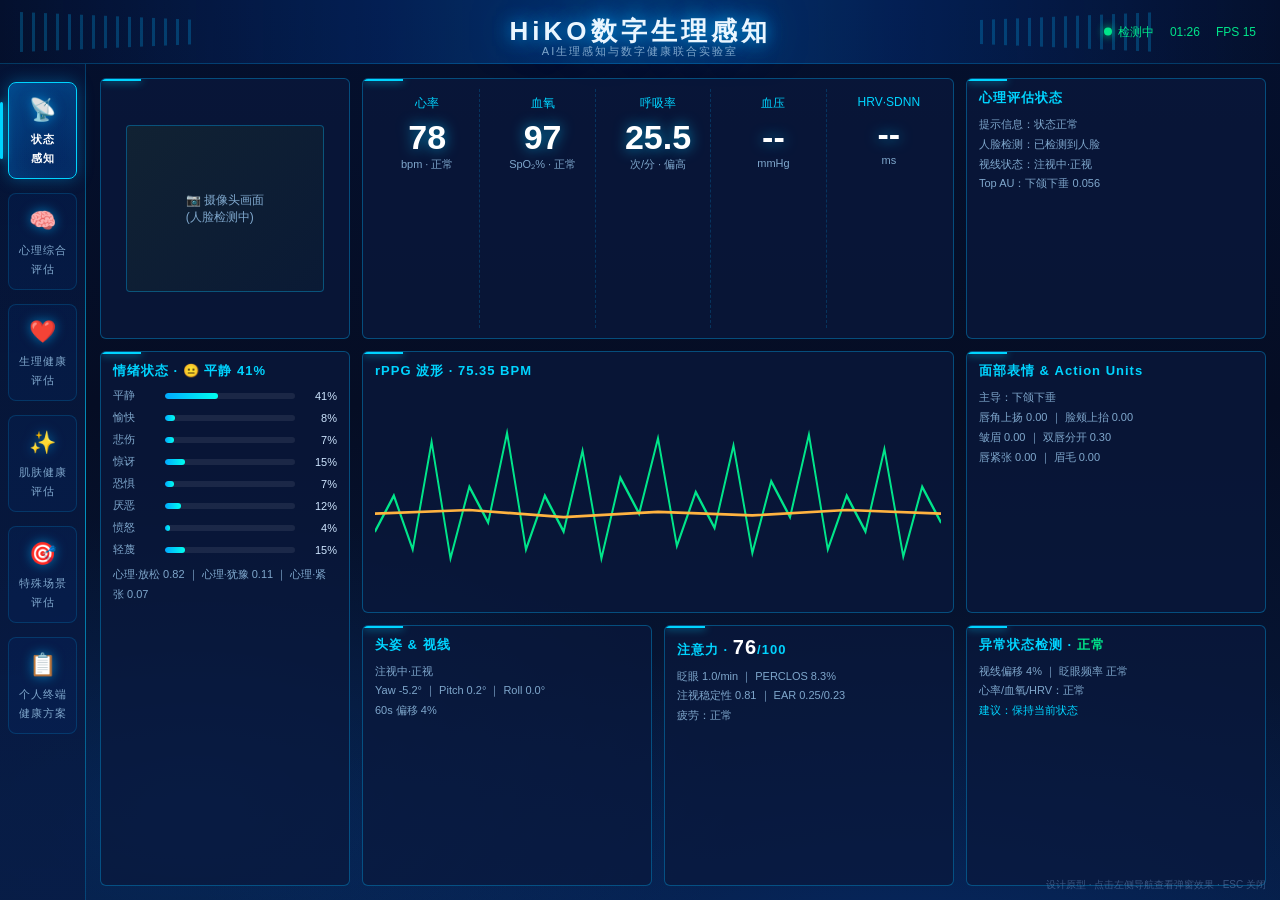
<file: design_preview/preview_standalone.html>
<!DOCTYPE html>
<html lang="zh-CN">
<head>
<meta charset="UTF-8">
<meta name="viewport" content="width=device-width, initial-scale=1.0">
<title>HiKO数字生理感知 - 侧边导航设计效果</title>
<style>
:root{
  --bg-deep:#050d24;
  --bg-panel:rgba(10,25,60,.75);
  --bd:rgba(0,180,255,.35);
  --cyan:#00d4ff;
  --cyan-dim:#3b9fd8;
  --txt:#cfe6ff;
  --txt-dim:#7fa7cc;
  --green:#00e58a;
  --orange:#ffb340;
  --pink:#ff6b9d;
  --purple:#a78bfa;
}
*{margin:0;padding:0;box-sizing:border-box;font-family:"Microsoft YaHei","PingFang SC",sans-serif}
html,body{height:100%;overflow:hidden;background:var(--bg-deep);color:var(--txt)}
body{background:
  radial-gradient(1200px 600px at 70% 110%, rgba(0,80,200,.25), transparent 60%),
  radial-gradient(900px 500px at 15% 90%, rgba(0,120,255,.15), transparent 60%),
  linear-gradient(180deg,#04102e 0%,#050d24 45%,#071a3d 100%)}

/* ============ 顶部标题栏 ============ */
.header{position:relative;height:64px;display:flex;align-items:center;justify-content:center;
  background:linear-gradient(90deg,transparent,rgba(0,100,255,.18) 30%,rgba(0,140,255,.3) 50%,rgba(0,100,255,.18) 70%,transparent);
  border-bottom:1px solid rgba(0,180,255,.25)}
.header h1{font-size:26px;letter-spacing:4px;color:#eaf6ff;
  text-shadow:0 0 18px rgba(0,180,255,.9),0 0 40px rgba(0,120,255,.5)}
.header .sub{position:absolute;bottom:4px;left:50%;transform:translateX(-50%);
  font-size:11px;color:var(--txt-dim);letter-spacing:2px}
.header .status{position:absolute;right:24px;top:50%;transform:translateY(-50%);
  font-size:12px;color:var(--green);display:flex;gap:16px;align-items:center}
.header .status .dot{width:8px;height:8px;border-radius:50%;background:var(--green);
  box-shadow:0 0 8px var(--green);display:inline-block;margin-right:6px;animation:blink 2s infinite}
@keyframes blink{0%,100%{opacity:1}50%{opacity:.4}}
.header .deco{position:absolute;top:12px;width:180px;height:40px;opacity:.5;
  background:repeating-linear-gradient(90deg,rgba(0,180,255,.5) 0 3px,transparent 3px 12px)}
.header .deco.l{left:20px;clip-path:polygon(0 0,100% 20%,100% 80%,0 100%)}
.header .deco.r{right:120px;clip-path:polygon(0 20%,100% 0,100% 100%,0 80%)}

/* ============ 主体布局 ============ */
.main{display:flex;height:calc(100% - 64px)}

/* ============ 侧边导航栏 ============ */
.sidenav{width:86px;flex:0 0 86px;padding:18px 8px;display:flex;flex-direction:column;gap:14px;
  background:linear-gradient(180deg,rgba(5,20,55,.9),rgba(8,28,70,.85));
  border-right:1px solid rgba(0,180,255,.25);z-index:60;position:relative}
.sidenav::before{content:"";position:absolute;top:0;right:-1px;bottom:0;width:1px;
  background:linear-gradient(180deg,transparent,var(--cyan),transparent);opacity:.6}
.nav-item{position:relative;padding:14px 6px 12px;border-radius:8px;cursor:pointer;text-align:center;
  border:1px solid rgba(0,180,255,.18);background:rgba(0,60,150,.12);
  transition:all .25s ease;user-select:none}
.nav-item .ico{font-size:22px;display:block;margin-bottom:6px;filter:drop-shadow(0 0 6px rgba(0,180,255,.6))}
.nav-item .txt{font-size:11px;line-height:1.5;color:var(--txt-dim);letter-spacing:1px}
.nav-item:hover{background:rgba(0,120,255,.22);border-color:var(--cyan);transform:translateX(2px)}
.nav-item:hover .txt{color:#fff}
.nav-item.active{background:linear-gradient(135deg,rgba(0,140,255,.4),rgba(0,80,200,.25));
  border-color:var(--cyan);box-shadow:0 0 16px rgba(0,180,255,.35),inset 0 0 20px rgba(0,180,255,.12)}
.nav-item.active .txt{color:#fff;font-weight:bold}
.nav-item.active::after{content:"";position:absolute;left:-9px;top:20%;bottom:20%;width:3px;
  background:var(--cyan);border-radius:2px;box-shadow:0 0 10px var(--cyan)}

/* ============ 首页内容(状态感知) 简化示意 ============ */
.dashboard{flex:1;position:relative;padding:14px;display:grid;
  grid-template-columns:250px 1fr 1fr 300px;grid-template-rows:1fr 1fr 1fr;gap:12px;overflow:hidden}
.card{background:var(--bg-panel);border:1px solid var(--bd);border-radius:6px;padding:10px 12px;
  position:relative;overflow:hidden}
.card::before{content:"";position:absolute;top:0;left:0;width:40px;height:2px;background:var(--cyan);
  box-shadow:0 0 8px var(--cyan)}
.card h3{font-size:13px;color:var(--cyan);margin-bottom:8px;letter-spacing:1px}
.card .ph{color:var(--txt-dim);font-size:11px;line-height:1.8}
.big-num{font-size:34px;color:#fff;text-shadow:0 0 14px rgba(0,200,255,.7);font-weight:bold}
.unit{font-size:11px;color:var(--txt-dim)}
.face-box{grid-row:span 1;display:flex;align-items:center;justify-content:center;flex-direction:column}
.face-ph{width:88%;aspect-ratio:4/3.4;border:1px solid var(--bd);border-radius:4px;
  background:linear-gradient(135deg,#123 0%,#0a1a35 100%);display:flex;align-items:center;justify-content:center;
  color:var(--txt-dim);font-size:12px}
.metrics-row{grid-column:span 2;display:flex;gap:10px}
.metrics-row .m{flex:1;text-align:center;border-right:1px dashed rgba(0,180,255,.2);padding:6px 4px}
.metrics-row .m:last-child{border-right:none}
.metrics-row .lab{font-size:12px;color:var(--cyan);margin-bottom:6px}
.wave{grid-column:span 2}
.wave svg{width:100%;height:calc(100% - 24px)}
.bar-list .row{display:flex;align-items:center;gap:8px;margin:7px 0;font-size:11px}
.bar-list .row .name{width:44px;color:var(--txt-dim)}
.bar-list .bar{flex:1;height:6px;background:rgba(255,255,255,.08);border-radius:3px;overflow:hidden}
.bar-list .bar i{display:block;height:100%;border-radius:3px;background:linear-gradient(90deg,#0af,#0fe)}
.bar-list .val{width:34px;text-align:right;color:var(--txt)}

/* ============ 弹窗遮罩 ============ */
.overlay{position:fixed;inset:0;top:64px;left:86px;background:rgba(2,8,25,.55);
  backdrop-filter:blur(3px);opacity:0;pointer-events:none;transition:opacity .3s;z-index:50}
.overlay.show{opacity:1;pointer-events:auto}

/* ============ 弹窗面板(从左往右滑出) ============ */
.popup{position:fixed;top:64px;left:86px;bottom:0;width:min(880px,78vw);z-index:55;
  background:linear-gradient(135deg,rgba(8,22,58,.97),rgba(5,15,40,.97));
  border-right:1px solid var(--cyan);box-shadow:20px 0 60px rgba(0,0,0,.6),inset -1px 0 30px rgba(0,140,255,.15);
  transform:translateX(-105%);transition:transform .38s cubic-bezier(.22,.9,.3,1);
  display:flex;flex-direction:column;overflow:hidden}
.popup.show{transform:translateX(0)}
.popup .p-head{flex:0 0 56px;display:flex;align-items:center;padding:0 22px;gap:12px;
  background:linear-gradient(90deg,rgba(0,120,255,.25),transparent 70%);
  border-bottom:1px solid rgba(0,180,255,.3)}
.popup .p-head .p-ico{font-size:22px}
.popup .p-head h2{font-size:18px;color:#fff;letter-spacing:2px;
  text-shadow:0 0 12px rgba(0,180,255,.8)}
.popup .p-head .close{margin-left:auto;width:30px;height:30px;border:1px solid var(--bd);border-radius:4px;
  color:var(--cyan);display:flex;align-items:center;justify-content:center;cursor:pointer;font-size:16px;
  transition:.2s}
.popup .p-head .close:hover{background:rgba(0,180,255,.25);color:#fff}
.popup .p-body{flex:1;overflow-y:auto;padding:18px 22px}
.popup .p-body::-webkit-scrollbar{width:6px}
.popup .p-body::-webkit-scrollbar-thumb{background:rgba(0,180,255,.35);border-radius:3px}

/* 弹窗内通用组件 */
.grid2{display:grid;grid-template-columns:1fr 1fr;gap:14px}
.grid3{display:grid;grid-template-columns:repeat(3,1fr);gap:14px}
.pcard{background:rgba(0,50,130,.15);border:1px solid rgba(0,180,255,.25);border-radius:6px;
  padding:14px;margin-bottom:14px}
.pcard h4{font-size:13px;color:var(--cyan);margin-bottom:12px;letter-spacing:1px;
  padding-left:10px;border-left:3px solid var(--cyan)}
.score-ring{display:flex;align-items:center;gap:20px}
.ring{position:relative;width:110px;height:110px;flex:0 0 110px}
.ring svg{transform:rotate(-90deg)}
.ring .rv{position:absolute;inset:0;display:flex;flex-direction:column;align-items:center;justify-content:center}
.ring .rv b{font-size:26px;color:#fff}
.ring .rv span{font-size:10px;color:var(--txt-dim)}
.tag{display:inline-block;padding:3px 10px;border-radius:12px;font-size:11px;margin:2px}
.tag.g{background:rgba(0,229,138,.15);color:var(--green);border:1px solid rgba(0,229,138,.4)}
.tag.o{background:rgba(255,179,64,.15);color:var(--orange);border:1px solid rgba(255,179,64,.4)}
.tag.c{background:rgba(0,212,255,.12);color:var(--cyan);border:1px solid rgba(0,212,255,.4)}
.kv{display:flex;justify-content:space-between;font-size:12px;padding:7px 0;
  border-bottom:1px dashed rgba(0,180,255,.15)}
.kv .k{color:var(--txt-dim)}
.kv .v{color:#fff}
.kv .v.ok{color:var(--green)}
.kv .v.warn{color:var(--orange)}
.hbar{margin:8px 0}
.hbar .t{display:flex;justify-content:space-between;font-size:11px;color:var(--txt-dim);margin-bottom:4px}
.hbar .t b{color:#fff}
.hbar .b{height:8px;background:rgba(255,255,255,.08);border-radius:4px;overflow:hidden}
.hbar .b i{display:block;height:100%;border-radius:4px}
.advice{background:rgba(0,229,138,.08);border:1px solid rgba(0,229,138,.3);border-radius:6px;
  padding:12px 14px;font-size:12px;line-height:2;color:#d8ffe f}
.advice li{margin-left:18px;color:var(--txt)}
.advice b{color:var(--green)}
.scene-card{background:rgba(0,50,130,.15);border:1px solid rgba(0,180,255,.25);border-radius:8px;
  padding:16px;cursor:pointer;transition:.25s;text-align:center}
.scene-card:hover{border-color:var(--cyan);transform:translateY(-3px);
  box-shadow:0 8px 24px rgba(0,140,255,.25)}
.scene-card .si{font-size:34px;margin-bottom:10px;display:block}
.scene-card h5{font-size:14px;color:#fff;margin-bottom:6px}
.scene-card p{font-size:11px;color:var(--txt-dim);line-height:1.7}
.scene-card .st{margin-top:10px}
.plan-tl{position:relative;padding-left:20px}
.plan-tl::before{content:"";position:absolute;left:5px;top:6px;bottom:6px;width:2px;
  background:linear-gradient(180deg,var(--cyan),rgba(0,180,255,.1))}
.plan-tl .item{position:relative;margin-bottom:14px;font-size:12px}
.plan-tl .item::before{content:"";position:absolute;left:-19px;top:4px;width:8px;height:8px;
  border-radius:50%;background:var(--cyan);box-shadow:0 0 8px var(--cyan)}
.plan-tl .time{color:var(--cyan);font-weight:bold;margin-right:8px}
.plan-tl .desc{color:var(--txt)}
.radar-wrap{display:flex;align-items:center;justify-content:center}
.face-map{display:flex;align-items:center;gap:18px}
.face-svg{flex:0 0 150px}
.footer-note{position:fixed;bottom:8px;right:14px;font-size:10px;color:rgba(130,170,220,.4);z-index:5}
</style>
</head>
<body>

<div class="header">
  <div class="deco l"></div><div class="deco r"></div>
  <h1>HiKO数字生理感知</h1>
  <div class="sub">AI生理感知与数字健康联合实验室</div>
  <div class="status"><span><span class="dot"></span>检测中</span><span>01:26</span><span>FPS 15</span></div>
</div>

<div class="main">
  <!-- ===== 侧边导航栏 ===== -->
  <nav class="sidenav">
    <div class="nav-item active" data-panel="home"><span class="ico">📡</span><span class="txt">状态<br>感知</span></div>
    <div class="nav-item" data-panel="psy"><span class="ico">🧠</span><span class="txt">心理综合<br>评估</span></div>
    <div class="nav-item" data-panel="phy"><span class="ico">❤️</span><span class="txt">生理健康<br>评估</span></div>
    <div class="nav-item" data-panel="skin"><span class="ico">✨</span><span class="txt">肌肤健康<br>评估</span></div>
    <div class="nav-item" data-panel="scene"><span class="ico">🎯</span><span class="txt">特殊场景<br>评估</span></div>
    <div class="nav-item" data-panel="plan"><span class="ico">📋</span><span class="txt">个人终端<br>健康方案</span></div>
  </nav>

  <!-- ===== 首页(状态感知)简化示意, 实际项目保持现有页面不动 ===== -->
  <div class="dashboard">
    <div class="card face-box"><div class="face-ph">📷 摄像头画面<br>(人脸检测中)</div></div>
    <div class="card metrics-row" style="grid-column:2/4">
      <div class="m"><div class="lab">心率</div><div class="big-num">78</div><div class="unit">bpm · 正常</div></div>
      <div class="m"><div class="lab">血氧</div><div class="big-num">97</div><div class="unit">SpO₂% · 正常</div></div>
      <div class="m"><div class="lab">呼吸率</div><div class="big-num">25.5</div><div class="unit">次/分 · 偏高</div></div>
      <div class="m"><div class="lab">血压</div><div class="big-num">--</div><div class="unit">mmHg</div></div>
      <div class="m"><div class="lab">HRV·SDNN</div><div class="big-num">--</div><div class="unit">ms</div></div>
    </div>
    <div class="card"><h3>心理评估状态</h3>
      <div class="ph">提示信息：状态正常<br>人脸检测：已检测到人脸<br>视线状态：注视中·正视<br>Top AU：下颌下垂 0.056</div>
    </div>
    <div class="card bar-list" style="grid-row:span 2"><h3>情绪状态 · 😐 平静 41%</h3>
      <div class="row"><span class="name">平静</span><div class="bar"><i style="width:41%"></i></div><span class="val">41%</span></div>
      <div class="row"><span class="name">愉快</span><div class="bar"><i style="width:8%"></i></div><span class="val">8%</span></div>
      <div class="row"><span class="name">悲伤</span><div class="bar"><i style="width:7%"></i></div><span class="val">7%</span></div>
      <div class="row"><span class="name">惊讶</span><div class="bar"><i style="width:15%"></i></div><span class="val">15%</span></div>
      <div class="row"><span class="name">恐惧</span><div class="bar"><i style="width:7%"></i></div><span class="val">7%</span></div>
      <div class="row"><span class="name">厌恶</span><div class="bar"><i style="width:12%"></i></div><span class="val">12%</span></div>
      <div class="row"><span class="name">愤怒</span><div class="bar"><i style="width:4%"></i></div><span class="val">4%</span></div>
      <div class="row"><span class="name">轻蔑</span><div class="bar"><i style="width:15%"></i></div><span class="val">15%</span></div>
      <div class="ph" style="margin-top:8px">心理·放松 0.82 ｜ 心理·犹豫 0.11 ｜ 心理·紧张 0.07</div>
    </div>
    <div class="card wave"><h3>rPPG 波形 · 75.35 BPM</h3>
      <svg viewBox="0 0 600 120" preserveAspectRatio="none">
        <polyline fill="none" stroke="#00e58a" stroke-width="2" points="0,80 20,60 40,90 60,30 80,95 100,55 120,75 140,25 160,90 180,60 200,80 220,35 240,95 260,50 280,70 300,28 320,88 340,58 360,78 380,32 400,92 420,52 440,72 460,26 480,90 500,60 520,80 540,34 560,94 580,55 600,75"/>
        <polyline fill="none" stroke="#ffb340" stroke-width="1.5" points="0,70 100,68 200,72 300,69 400,71 500,68 600,70"/>
      </svg>
    </div>
    <div class="card"><h3>面部表情 & Action Units</h3>
      <div class="ph">主导：下颌下垂<br>唇角上扬 0.00 ｜ 脸颊上抬 0.00<br>皱眉 0.00 ｜ 双唇分开 0.30<br>唇紧张 0.00 ｜ 眉毛 0.00</div>
    </div>
    <div class="card"><h3>头姿 & 视线</h3>
      <div class="ph">注视中·正视<br>Yaw -5.2° ｜ Pitch 0.2° ｜ Roll 0.0°<br>60s 偏移 4%</div>
    </div>
    <div class="card"><h3>注意力 · <span style="color:#fff;font-size:20px">76</span>/100</h3>
      <div class="ph">眨眼 1.0/min ｜ PERCLOS 8.3%<br>注视稳定性 0.81 ｜ EAR 0.25/0.23<br>疲劳：正常</div>
    </div>
    <div class="card"><h3>异常状态检测 · <span style="color:var(--green)">正常</span></h3>
      <div class="ph">视线偏移 4% ｜ 眨眼频率 正常<br>心率/血氧/HRV：正常<br><span style="color:var(--cyan)">建议：保持当前状态</span></div>
    </div>
  </div>
</div>

<div class="overlay" id="overlay"></div>
<div class="footer-note">设计原型 · 点击左侧导航查看弹窗效果 · ESC 关闭</div>

<script>
// 弹窗内容将由 panels.js 注入
</script>
<script>
/* ============ 弹窗面板内容定义 ============ */
const PANELS = {
  psy: {
    icon: "🧠", title: "心理综合评估",
    html: `
    <div class="grid2">
      <div class="pcard">
        <h4>综合心理健康评分</h4>
        <div class="score-ring">
          <div class="ring">
            <svg width="110" height="110">
              <circle cx="55" cy="55" r="46" fill="none" stroke="rgba(255,255,255,.08)" stroke-width="9"/>
              <circle cx="55" cy="55" r="46" fill="none" stroke="#00d4ff" stroke-width="9"
                stroke-linecap="round" stroke-dasharray="289" stroke-dashoffset="55"/>
            </svg>
            <div class="rv"><b>81</b><span>综合评分</span></div>
          </div>
          <div>
            <div style="margin-bottom:8px"><span class="tag g">状态良好</span><span class="tag c">情绪稳定</span></div>
            <div style="font-size:12px;color:var(--txt-dim);line-height:1.9">
              基于近 5 分钟表情、AU、视线与生理指标的多模态融合分析，
              当前心理状态整体<b style="color:#00e58a">良好</b>，无明显焦虑或抑郁倾向。
            </div>
          </div>
        </div>
      </div>
      <div class="pcard">
        <h4>五维心理画像</h4>
        <div class="radar-wrap">
          <svg width="230" height="185" viewBox="0 0 230 185">
            <g stroke="rgba(0,180,255,.25)" fill="none">
              <polygon points="115,18 205,80 172,168 58,168 25,80"/>
              <polygon points="115,48 175,88 153,148 77,148 55,88" opacity=".7"/>
              <polygon points="115,78 145,96 134,128 96,128 85,96" opacity=".5"/>
            </g>
            <polygon points="115,30 188,84 160,152 72,158 42,86" fill="rgba(0,212,255,.25)" stroke="#00d4ff" stroke-width="2"/>
            <g font-size="11" fill="#7fa7cc">
              <text x="115" y="12" text-anchor="middle">情绪稳定 86</text>
              <text x="212" y="78">压力 74</text>
              <text x="180" y="182">专注 79</text>
              <text x="18" y="182">放松 88</text>
              <text x="0" y="78">活力 72</text>
            </g>
          </svg>
        </div>
      </div>
    </div>
    <div class="grid2">
      <div class="pcard">
        <h4>压力 / 焦虑 / 抑郁筛查</h4>
        <div class="hbar"><div class="t"><span>压力水平</span><b>26 / 100 · 低</b></div>
          <div class="b"><i style="width:26%;background:linear-gradient(90deg,#00e58a,#4ade80)"></i></div></div>
        <div class="hbar"><div class="t"><span>焦虑倾向</span><b>18 / 100 · 低</b></div>
          <div class="b"><i style="width:18%;background:linear-gradient(90deg,#00e58a,#4ade80)"></i></div></div>
        <div class="hbar"><div class="t"><span>抑郁倾向</span><b>12 / 100 · 低</b></div>
          <div class="b"><i style="width:12%;background:linear-gradient(90deg,#00e58a,#4ade80)"></i></div></div>
        <div class="hbar"><div class="t"><span>疲劳指数</span><b>41 / 100 · 中</b></div>
          <div class="b"><i style="width:41%;background:linear-gradient(90deg,#ffb340,#ffd166)"></i></div></div>
        <div style="font-size:11px;color:var(--txt-dim);margin-top:8px">* 依据 rPPG-HRV + 微表情 AU 时序特征估计，仅供参考</div>
      </div>
      <div class="pcard">
        <h4>情绪时间线（近 5 分钟）</h4>
        <svg width="100%" height="130" viewBox="0 0 380 130" preserveAspectRatio="none">
          <g stroke="rgba(0,180,255,.15)"><line x1="0" y1="32" x2="380" y2="32"/><line x1="0" y1="65" x2="380" y2="65"/><line x1="0" y1="98" x2="380" y2="98"/></g>
          <polyline fill="none" stroke="#00d4ff" stroke-width="2" points="0,60 40,55 80,62 120,48 160,58 200,52 240,64 280,50 320,58 380,54"/>
          <polyline fill="none" stroke="#ff6b9d" stroke-width="1.5" opacity=".8" points="0,95 40,92 80,96 120,90 160,94 200,88 240,95 280,91 320,96 380,93"/>
          <polyline fill="none" stroke="#ffb340" stroke-width="1.5" opacity=".8" points="0,80 40,84 80,78 120,86 160,80 200,84 240,76 280,82 320,78 380,82"/>
        </svg>
        <div style="font-size:11px;color:var(--txt-dim)">
          <span style="color:#00d4ff">━ 平静</span>　<span style="color:#ffb340">━ 唤醒度</span>　<span style="color:#ff6b9d">━ 负向情绪</span>
        </div>
      </div>
    </div>
    <div class="pcard">
      <h4>AI 心理评估结论与建议</h4>
      <div class="advice">
        <li>当前心理状态<b>整体良好</b>，情绪以平静为主导（41%），无持续负向情绪聚集。</li>
        <li>疲劳指数处于中等区间（41），建议每工作 45 分钟起身活动 3~5 分钟。</li>
        <li>可尝试 <b>4-7-8 呼吸放松法</b> 进一步降低唤醒度，改善呼吸率偏高（25.5 次/分）现象。</li>
      </div>
    </div>`
  },

  phy: {
    icon: "❤️", title: "生理健康评估",
    html: `
    <div class="grid2">
      <div class="pcard">
        <h4>生理健康综合评分</h4>
        <div class="score-ring">
          <div class="ring">
            <svg width="110" height="110">
              <circle cx="55" cy="55" r="46" fill="none" stroke="rgba(255,255,255,.08)" stroke-width="9"/>
              <circle cx="55" cy="55" r="46" fill="none" stroke="#00e58a" stroke-width="9"
                stroke-linecap="round" stroke-dasharray="289" stroke-dashoffset="38"/>
            </svg>
            <div class="rv"><b>87</b><span>健康评分</span></div>
          </div>
          <div>
            <div style="margin-bottom:8px"><span class="tag g">心肺功能正常</span><span class="tag o">呼吸率偏高</span></div>
            <div style="font-size:12px;color:var(--txt-dim);line-height:1.9">
              基于 rPPG 非接触式测量的多项生理指标综合评估，
              心血管指标处于<b style="color:#00e58a">正常范围</b>。
            </div>
          </div>
        </div>
      </div>
      <div class="pcard">
        <h4>核心生理指标</h4>
        <div class="kv"><span class="k">心率 HR</span><span class="v ok">78 bpm（60~100 正常）</span></div>
        <div class="kv"><span class="k">血氧 SpO₂</span><span class="v ok">97 %（≥95 正常）</span></div>
        <div class="kv"><span class="k">呼吸率 RR</span><span class="v warn">25.5 次/分（12~20 偏高）</span></div>
        <div class="kv"><span class="k">血压估计 BP</span><span class="v">118 / 76 mmHg</span></div>
        <div class="kv"><span class="k">HRV · SDNN</span><span class="v ok">52 ms（>50 良好）</span></div>
        <div class="kv"><span class="k">HRV · RMSSD</span><span class="v ok">38 ms</span></div>
      </div>
    </div>
    <div class="grid3">
      <div class="pcard">
        <h4>心血管风险</h4>
        <div class="hbar"><div class="t"><span>心律不齐风险</span><b>低</b></div>
          <div class="b"><i style="width:14%;background:#00e58a"></i></div></div>
        <div class="hbar"><div class="t"><span>血管弹性指数</span><b>良好</b></div>
          <div class="b"><i style="width:78%;background:#00d4ff"></i></div></div>
        <div class="hbar"><div class="t"><span>心脏负荷</span><b>正常</b></div>
          <div class="b"><i style="width:32%;background:#00e58a"></i></div></div>
      </div>
      <div class="pcard">
        <h4>自主神经平衡</h4>
        <svg width="100%" height="100" viewBox="0 0 200 100">
          <path d="M 20 85 A 80 80 0 0 1 180 85" fill="none" stroke="rgba(255,255,255,.1)" stroke-width="12"/>
          <path d="M 20 85 A 80 80 0 0 1 128 22" fill="none" stroke="#00d4ff" stroke-width="12" stroke-linecap="round"/>
          <text x="100" y="72" text-anchor="middle" fill="#fff" font-size="20" font-weight="bold">62%</text>
          <text x="100" y="92" text-anchor="middle" fill="#7fa7cc" font-size="10">交感/副交感均衡度</text>
        </svg>
        <div style="font-size:11px;color:var(--txt-dim);text-align:center">LF/HF = 1.8 · 轻度交感偏向</div>
      </div>
      <div class="pcard">
        <h4>体征趋势（24h）</h4>
        <svg width="100%" height="100" viewBox="0 0 200 100" preserveAspectRatio="none">
          <polyline fill="none" stroke="#ff6b9d" stroke-width="2" points="0,50 25,45 50,55 75,40 100,52 125,44 150,58 175,46 200,50"/>
          <polyline fill="none" stroke="#00d4ff" stroke-width="2" points="0,75 25,72 50,76 75,70 100,74 125,71 150,77 175,72 200,74"/>
        </svg>
        <div style="font-size:11px;color:var(--txt-dim)"><span style="color:#ff6b9d">━ 心率</span>　<span style="color:#00d4ff">━ 血氧</span></div>
      </div>
    </div>
    <div class="pcard">
      <h4>AI 生理评估结论与建议</h4>
      <div class="advice">
        <li>心率、血氧、HRV 等核心指标<b>均在正常范围</b>，心肺功能状态良好。</li>
        <li>呼吸率 25.5 次/分<b style="color:#ffb340">高于静息参考区间</b>，可能与当前专注/紧张状态有关，建议做深呼吸调节。</li>
        <li>建议保持每周 150 分钟中等强度有氧运动，维持良好心血管状态。</li>
      </div>
    </div>`
  },

  skin: {
    icon: "✨", title: "肌肤健康评估",
    html: `
    <div class="grid2">
      <div class="pcard">
        <h4>肤质综合评分</h4>
        <div class="score-ring">
          <div class="ring">
            <svg width="110" height="110">
              <circle cx="55" cy="55" r="46" fill="none" stroke="rgba(255,255,255,.08)" stroke-width="9"/>
              <circle cx="55" cy="55" r="46" fill="none" stroke="#a78bfa" stroke-width="9"
                stroke-linecap="round" stroke-dasharray="289" stroke-dashoffset="75"/>
            </svg>
            <div class="rv"><b>74</b><span>肤质评分</span></div>
          </div>
          <div>
            <div style="margin-bottom:8px"><span class="tag c">混合性肤质</span><span class="tag o">T区偏油</span><span class="tag g">无明显痘痘</span></div>
            <div style="font-size:12px;color:var(--txt-dim);line-height:1.9">
              基于高清人脸图像的 AI 肤质分析，整体肤况<b style="color:#00d4ff">中等偏好</b>，
              建议加强保湿与防晒。
            </div>
          </div>
        </div>
      </div>
      <div class="pcard">
        <h4>面部分区分析</h4>
        <div class="face-map">
          <svg class="face-svg" width="150" height="170" viewBox="0 0 150 170">
            <ellipse cx="75" cy="88" rx="52" ry="66" fill="rgba(0,80,180,.15)" stroke="rgba(0,180,255,.5)"/>
            <rect x="55" y="30" width="40" height="26" rx="6" fill="rgba(255,179,64,.3)" stroke="#ffb340"/>
            <text x="75" y="47" text-anchor="middle" font-size="9" fill="#ffd">额头·偏油</text>
            <rect x="62" y="62" width="26" height="40" rx="6" fill="rgba(255,179,64,.3)" stroke="#ffb340"/>
            <text x="75" y="85" text-anchor="middle" font-size="9" fill="#ffd">鼻部</text>
            <circle cx="38" cy="95" r="15" fill="rgba(0,229,138,.25)" stroke="#00e58a"/>
            <text x="38" y="99" text-anchor="middle" font-size="9" fill="#cfd">脸颊</text>
            <circle cx="112" cy="95" r="15" fill="rgba(0,229,138,.25)" stroke="#00e58a"/>
            <text x="112" y="99" text-anchor="middle" font-size="9" fill="#cfd">脸颊</text>
            <rect x="58" y="122" width="34" height="20" rx="6" fill="rgba(0,212,255,.25)" stroke="#00d4ff"/>
            <text x="75" y="135" text-anchor="middle" font-size="9" fill="#cfd">下巴</text>
          </svg>
          <div style="flex:1;font-size:12px">
            <div class="kv"><span class="k">T区（额头/鼻）</span><span class="v warn">油脂分泌偏多</span></div>
            <div class="kv"><span class="k">U区（脸颊）</span><span class="v ok">水油平衡</span></div>
            <div class="kv"><span class="k">眼周</span><span class="v warn">轻度黑眼圈</span></div>
            <div class="kv"><span class="k">下巴</span><span class="v ok">正常</span></div>
          </div>
        </div>
      </div>
    </div>
    <div class="pcard">
      <h4>八维肤质指标</h4>
      <div class="grid2" style="gap:4px 30px">
        <div class="hbar"><div class="t"><span>水分度</span><b>62</b></div><div class="b"><i style="width:62%;background:#00d4ff"></i></div></div>
        <div class="hbar"><div class="t"><span>油脂度</span><b>71</b></div><div class="b"><i style="width:71%;background:#ffb340"></i></div></div>
        <div class="hbar"><div class="t"><span>光泽度</span><b>68</b></div><div class="b"><i style="width:68%;background:#a78bfa"></i></div></div>
        <div class="hbar"><div class="t"><span>毛孔细腻度</span><b>58</b></div><div class="b"><i style="width:58%;background:#ffb340"></i></div></div>
        <div class="hbar"><div class="t"><span>肤色均匀度</span><b>76</b></div><div class="b"><i style="width:76%;background:#00e58a"></i></div></div>
        <div class="hbar"><div class="t"><span>皱纹/细纹</span><b>82</b></div><div class="b"><i style="width:82%;background:#00e58a"></i></div></div>
        <div class="hbar"><div class="t"><span>色斑指数</span><b>79</b></div><div class="b"><i style="width:79%;background:#00e58a"></i></div></div>
        <div class="hbar"><div class="t"><span>敏感度</span><b>85</b></div><div class="b"><i style="width:85%;background:#00e58a"></i></div></div>
      </div>
    </div>
    <div class="pcard">
      <h4>AI 护肤建议</h4>
      <div class="advice">
        <li><b>控油补水</b>：T区油脂偏多而整体水分中等，建议选用清爽型保湿产品，避免过度清洁。</li>
        <li><b>眼周护理</b>：检测到轻度黑眼圈，与疲劳指数相关，建议保证 7 小时以上睡眠并热敷眼周。</li>
        <li><b>防晒</b>：肤色均匀度良好，坚持日常 SPF30+ 防晒可预防色斑加深。</li>
      </div>
    </div>`
  },

  scene: {
    icon: "🎯", title: "特殊场景评估",
    html: `
    <div class="pcard" style="margin-bottom:16px">
      <h4>选择评估场景</h4>
      <div style="font-size:12px;color:var(--txt-dim);margin-bottom:14px">
        针对不同应用场景提供专项状态评估模型，点击卡片可启动对应场景的实时评估。
      </div>
      <div class="grid3">
        <div class="scene-card">
          <span class="si">🚗</span><h5>疲劳驾驶监测</h5>
          <p>PERCLOS·眨眼频率·哈欠检测·头姿点头，实时预警驾驶疲劳风险</p>
          <div class="st"><span class="tag g">可用</span></div>
        </div>
        <div class="scene-card">
          <span class="si">💼</span><h5>办公专注度评估</h5>
          <p>注意力评分·视线离屏率·久坐提醒，量化办公效率与用眼健康</p>
          <div class="st"><span class="tag g">可用</span></div>
        </div>
        <div class="scene-card">
          <span class="si">📚</span><h5>在线学习状态</h5>
          <p>专注度·困倦度·情绪投入度分析，辅助自适应学习节奏调整</p>
          <div class="st"><span class="tag g">可用</span></div>
        </div>
        <div class="scene-card">
          <span class="si">🏃</span><h5>运动恢复评估</h5>
          <p>运动后心率恢复速率·HRV 变化，评估体能恢复与训练负荷</p>
          <div class="st"><span class="tag c">Beta</span></div>
        </div>
        <div class="scene-card">
          <span class="si">🎤</span><h5>面试/演讲压力</h5>
          <p>紧张度·微表情·语音节律联合分析，提供临场心理状态反馈</p>
          <div class="st"><span class="tag c">Beta</span></div>
        </div>
        <div class="scene-card">
          <span class="si">🛌</span><h5>睡前放松评估</h5>
          <p>唤醒度·呼吸节律·HRV 放松指数，辅助入睡准备度判断</p>
          <div class="st"><span class="tag o">开发中</span></div>
        </div>
      </div>
    </div>
    <div class="grid2">
      <div class="pcard">
        <h4>当前场景示例 · 办公专注度</h4>
        <div class="kv"><span class="k">专注度评分</span><span class="v ok">76 / 100</span></div>
        <div class="kv"><span class="k">视线离屏率（10min）</span><span class="v ok">4 %</span></div>
        <div class="kv"><span class="k">持续专注时长</span><span class="v">23 分钟</span></div>
        <div class="kv"><span class="k">久坐时长</span><span class="v warn">86 分钟 · 建议起身</span></div>
        <div class="kv"><span class="k">疲劳预警</span><span class="v ok">无</span></div>
      </div>
      <div class="pcard">
        <h4>场景评估记录</h4>
        <div class="plan-tl">
          <div class="item"><span class="time">14:32</span><span class="desc">办公专注度评估 · 得分 76 · 正常</span></div>
          <div class="item"><span class="time">11:05</span><span class="desc">疲劳驾驶监测 · 30 分钟 · 无预警</span></div>
          <div class="item"><span class="time">昨天</span><span class="desc">在线学习状态 · 专注度 82 · 优秀</span></div>
          <div class="item"><span class="time">08-09</span><span class="desc">面试压力评估 · 紧张度中等</span></div>
        </div>
      </div>
    </div>`
  },

  plan: {
    icon: "📋", title: "个人终端健康方案",
    html: `
    <div class="grid2">
      <div class="pcard">
        <h4>个人健康画像</h4>
        <div style="display:flex;gap:16px;align-items:center">
          <div style="width:64px;height:64px;border-radius:50%;background:linear-gradient(135deg,#0af,#07f);
            display:flex;align-items:center;justify-content:center;font-size:28px;flex:0 0 64px">👤</div>
          <div style="flex:1">
            <div style="font-size:15px;color:#fff;margin-bottom:6px">用户 · HiKO-001</div>
            <span class="tag g">心理状态良好</span><span class="tag g">心肺功能正常</span>
            <span class="tag o">呼吸率偏高</span><span class="tag o">中度疲劳</span><span class="tag c">混合性肤质</span>
          </div>
        </div>
        <div style="margin-top:12px">
          <div class="kv"><span class="k">累计监测天数</span><span class="v">36 天</span></div>
          <div class="kv"><span class="k">本周健康趋势</span><span class="v ok">↗ 上升 3.2%</span></div>
          <div class="kv"><span class="k">方案完成率</span><span class="v">78 %</span></div>
        </div>
      </div>
      <div class="pcard">
        <h4>健康目标进度</h4>
        <div class="hbar"><div class="t"><span>💧 降低呼吸率至 20 以下</span><b>60%</b></div>
          <div class="b"><i style="width:60%;background:#00d4ff"></i></div></div>
        <div class="hbar"><div class="t"><span>😴 疲劳指数降至 30 以下</span><b>45%</b></div>
          <div class="b"><i style="width:45%;background:#ffb340"></i></div></div>
        <div class="hbar"><div class="t"><span>🧘 每日放松训练 10 分钟</span><b>78%</b></div>
          <div class="b"><i style="width:78%;background:#00e58a"></i></div></div>
        <div class="hbar"><div class="t"><span>👁 用眼休息(20-20-20法则)</span><b>52%</b></div>
          <div class="b"><i style="width:52%;background:#a78bfa"></i></div></div>
      </div>
    </div>
    <div class="pcard">
      <h4>今日个性化方案</h4>
      <div class="plan-tl">
        <div class="item"><span class="time">09:00</span><span class="desc">☀️ 晨间状态自检（2 分钟面部扫描）— <b style="color:#00e58a">已完成</b></span></div>
        <div class="item"><span class="time">11:00</span><span class="desc">🧘 4-7-8 呼吸放松训练 5 分钟，目标呼吸率 &lt; 20 次/分 — <b style="color:#00e58a">已完成</b></span></div>
        <div class="item"><span class="time">14:30</span><span class="desc">🚶 久坐提醒：起身活动 5 分钟 + 远眺放松 — <b style="color:#ffb340">进行中</b></span></div>
        <div class="item"><span class="time">18:00</span><span class="desc">🏃 中等强度有氧运动 30 分钟（快走/慢跑）</span></div>
        <div class="item"><span class="time">22:30</span><span class="desc">🛌 睡前放松评估 + 冥想引导 10 分钟</span></div>
      </div>
    </div>
    <div class="grid2">
      <div class="pcard">
        <h4>本周健康评分趋势</h4>
        <svg width="100%" height="120" viewBox="0 0 380 120" preserveAspectRatio="none">
          <g stroke="rgba(0,180,255,.15)"><line x1="0" y1="30" x2="380" y2="30"/><line x1="0" y1="60" x2="380" y2="60"/><line x1="0" y1="90" x2="380" y2="90"/></g>
          <polyline fill="none" stroke="#00d4ff" stroke-width="2.5" points="10,70 65,64 120,72 175,55 230,50 285,42 340,36"/>
          <g fill="#00d4ff">
            <circle cx="10" cy="70" r="3"/><circle cx="65" cy="64" r="3"/><circle cx="120" cy="72" r="3"/>
            <circle cx="175" cy="55" r="3"/><circle cx="230" cy="50" r="3"/><circle cx="285" cy="42" r="3"/>
            <circle cx="340" cy="36" r="4" fill="#fff"/>
          </g>
          <g font-size="10" fill="#7fa7cc" text-anchor="middle">
            <text x="10" y="112">一</text><text x="65" y="112">二</text><text x="120" y="112">三</text>
            <text x="175" y="112">四</text><text x="230" y="112">五</text><text x="285" y="112">六</text><text x="340" y="112">日</text>
          </g>
        </svg>
      </div>
      <div class="pcard">
        <h4>AI 健康管家建议</h4>
        <div class="advice">
          <li>本周健康评分持续上升，<b>放松训练依从性良好</b>，请继续保持。</li>
          <li>下午时段疲劳指数普遍偏高，建议将重要工作安排在上午。</li>
          <li>方案将于每周日晚根据本周数据<b>自动迭代更新</b>。</li>
        </div>
      </div>
    </div>`
  }
};

/* ============ 交互逻辑 ============ */
(function () {
  const overlay = document.getElementById("overlay");
  const navItems = document.querySelectorAll(".nav-item");
  let popup = null, current = null;

  function buildPopup(key) {
    const cfg = PANELS[key];
    const el = document.createElement("div");
    el.className = "popup";
    el.innerHTML = `
      <div class="p-head">
        <span class="p-ico">${cfg.icon}</span><h2>${cfg.title}</h2>
        <div class="close" title="关闭">✕</div>
      </div>
      <div class="p-body">${cfg.html}</div>`;
    el.querySelector(".close").onclick = closePopup;
    document.body.appendChild(el);
    return el;
  }

  function openPopup(key) {
    if (current === key) { closePopup(); return; }
    if (popup) { popup.remove(); popup = null; }
    current = key;
    popup = buildPopup(key);
    overlay.classList.add("show");
    requestAnimationFrame(() => requestAnimationFrame(() => popup.classList.add("show")));
    setActive(key);
  }

  function closePopup() {
    if (!popup) return;
    popup.classList.remove("show");
    overlay.classList.remove("show");
    const p = popup; popup = null; current = null;
    setTimeout(() => p.remove(), 400);
    setActive("home");
  }

  function setActive(key) {
    navItems.forEach(n => n.classList.toggle("active", n.dataset.panel === key));
  }

  navItems.forEach(n => {
    n.addEventListener("click", () => {
      const key = n.dataset.panel;
      if (key === "home") { closePopup(); return; }
      openPopup(key);
    });
  });
  overlay.addEventListener("click", closePopup);
  document.addEventListener("keydown", e => { if (e.key === "Escape") closePopup(); });
})();

</script>
</body>
</html>
</file>
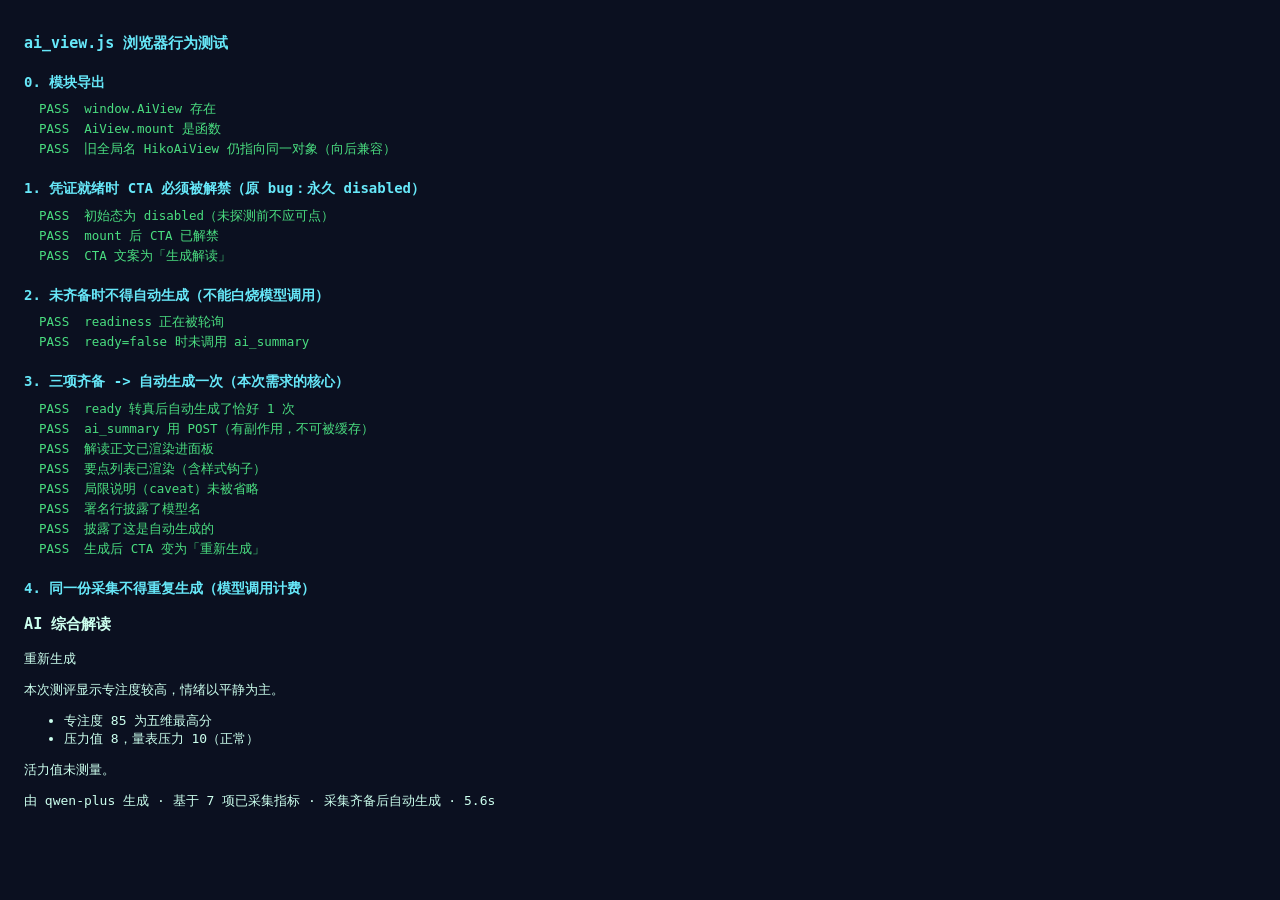
<file: tools/ai_view_browser_test.html>
<!DOCTYPE html>
<html lang="zh-CN">
<head>
<meta charset="utf-8">
<title>ai_view.js 浏览器行为测试</title>
<!--
  =========================================================================
  ai_view.js 的真实浏览器行为测试（非静态断言）
  =========================================================================
  为什么需要它：
    此前对这个模块的验证全是「grep 源码里有没有某个标识符」式的静态断言。
    那种断言恰恰抓不住本次修复的那个 bug —— 旧实现的 setInterval 自轮询
    在源码层面看毫无异常（标识符、路由、类名一应俱全），问题只在
    「面板 DOM 被外壳反复重建」这个运行时事实里才暴露。
    所以这里加载【真实的 ai_view.js】，用 mock 的 fetch 与 DOM 复现外壳的
    生命周期，断言的是行为而不是文本。

  隔离手段：
    * fetch 全量 mock，绝不真的打后端，也绝不真的调模型（模型调用计费）
    * setInterval 按 SPEEDUP 压缩，4s 的轮询在测试里是 80ms，整套秒级跑完
    * 不引入任何测试框架，纯原生 —— 与项目其余部分一致，无需构建步骤

  结果以 "TEST_RESULT <PASS|FAIL> <name>" 逐行打到 console，
  末尾打 "TEST_SUMMARY"，由 Playwright 捕获。
  ========================================================================= -->
<style>
  body{font-family:monospace;background:#0b1020;color:#cfe;padding:16px;}
  .pass{color:#4ade80;} .fail{color:#f87171;font-weight:bold;}
  h2{color:#67e8f9;margin:18px 0 6px;font-size:14px;}
  #log{white-space:pre-wrap;line-height:1.6;font-size:12.5px;}
</style>
</head>
<body>
<h1 style="font-size:15px;color:#67e8f9;">ai_view.js 浏览器行为测试</h1>
<div id="log"></div>

<!-- 面板挂载点。结构与 shell_panels.js 的 AI 卡片一致（只保留脚本消费的锚点）。 -->
<div id="panel-host"></div>

<script>
/* ===================================================================
   1) 测试脚手架
   =================================================================== */
var SPEEDUP = 50;                 // 4000ms 轮询 -> 80ms
var results = [];
var logEl = document.getElementById('log');

function say(cls, text){
  var d = document.createElement('div');
  d.className = cls; d.textContent = text; logEl.appendChild(d);
}
function section(t){ 
  var h = document.createElement('h2'); h.textContent = t; logEl.appendChild(h);
  console.log('TEST_SECTION ' + t);
}
function chk(cond, name, detail){
  results.push({ok:!!cond, name:name});
  console.log('TEST_RESULT ' + (cond ? 'PASS' : 'FAIL') + ' ' + name
              + (detail && !cond ? '  -- ' + detail : ''));
  say(cond ? 'pass' : 'fail',
      (cond ? '  PASS  ' : '  FAIL  ') + name + (detail && !cond ? '  -- ' + detail : ''));
}
function sleep(ms){ return new Promise(function(r){ setTimeout(r, ms); }); }

/* ---- 劫持 setInterval：把 ai_view.js 的 4s 轮询压缩，测试才能秒级完成 ----
   只压缩 >=1000ms 的定时器（那是轮询），不动短定时器（那是超时保护）。 */
var _si = window.setInterval;
window.setInterval = function(fn, ms){
  return _si(fn, ms >= 1000 ? Math.max(20, ms / SPEEDUP) : ms);
};

/* ===================================================================
   2) 后端 mock
   =================================================================== */
var stub = {
  available: true,
  readiness: null,          // 由各用例设置
  summaryCalls: 0,          // 模型调用次数 —— 计费项，必须精确
  readinessCalls: 0,
  summaryMode: 'ok',        // ok | unavailable | throw
  lastSummaryOpts: null
};
window.__stub = stub;

function jsonResp(obj){
  return Promise.resolve({ ok:true, json:function(){ return Promise.resolve(obj); } });
}

window.fetch = function(url, opts){
  opts = opts || {};
  if (url.indexOf('/portrait/ai_status') === 0) {
    return jsonResp({status:'ok', available:stub.available,
                     reason: stub.available ? null : '未配置模型 API 凭证'});
  }
  if (url.indexOf('/portrait/readiness') === 0) {
    stub.readinessCalls++;
    return jsonResp(stub.readiness || {status:'ok', ready:false, steps:[], blocking:['face']});
  }
  if (url.indexOf('/portrait/ai_summary') === 0) {
    stub.summaryCalls++;
    stub.lastSummaryOpts = opts;
    if (stub.summaryMode === 'throw') return Promise.reject(new Error('boom'));
    if (stub.summaryMode === 'unavailable') {
      return jsonResp({status:'unavailable', reason:'尚无任何已采集指标，不生成解读'});
    }
    return jsonResp({
      status:'ok',
      summary:'本次测评显示专注度较高，情绪以平静为主。',
      points:['专注度 85 为五维最高分','压力值 8，量表压力 10（正常）'],
      caveat:'活力值未测量。',
      model:'qwen-plus', measured:7, elapsed_ms:5604, cached:false
    });
  }
  return Promise.reject(new Error('unexpected url ' + url));
};

/* ===================================================================
   3) 复现外壳的面板生命周期
   -------------------------------------------------------------------
   这是本测试的核心：shell.html 的 openPopup() 每次打开面板都
   remove() 旧 DOM 再 buildPopup() 建全新 DOM。旧版 ai_view.js 正是
   在这个事实上失效的，所以必须如实复现，而不能只建一次 DOM。
   =================================================================== */
var host = document.getElementById('panel-host');

function buildPanel(){
  /* 与 shell_panels.js 的 AI 卡片结构一致：两个 data-* 锚点 + 占位文案。 */
  var el = document.createElement('div');
  el.className = 'popup-sim';
  el.innerHTML =
    '<div class="pv3-card pv3-ai-card">' +
      '<div class="pv3-card-title">' +
        '<h3>AI 综合解读</h3>' +
        '<div class="pv3-ai-cta disabled" data-ai-cta aria-disabled="true">' +
          '<span class="ic"></span><span class="lb">生成解读</span>' +
        '</div>' +
      '</div>' +
      '<div class="pv3-ai-body" data-ai-body>' +
        '<p class="pv3-placeholder">三项采集（面部 / 语音 / 量表）全部完成后，将<b>自动生成</b>解读。</p>' +
      '</div>' +
    '</div>';
  host.appendChild(el);
  return el;
}
function destroyPanel(el){ if (el && el.parentNode) el.parentNode.removeChild(el); }

function cta(root){ return root.querySelector('[data-ai-cta]'); }
function body(root){ return root.querySelector('[data-ai-body]'); }
function ctaLabel(root){ var l = cta(root).querySelector('.lb'); return l ? l.textContent : ''; }
function ctaEnabled(root){ return !cta(root).classList.contains('disabled'); }

/* readiness 构造器：ready=true 需要三项 done + 时间戳（指纹用）。 */
function rdReady(ts){
  return {status:'ok', ready:true, blocking:[], steps:[
    {id:'face',  done:true, captured_at: ts},
    {id:'voice', done:true, completed_stages:['vowel','reading']},
    {id:'scale', done:true, submitted_at: ts}
  ]};
}
function rdNotReady(){
  return {status:'ok', ready:false, blocking:['face','voice','scale'], steps:[
    {id:'face', done:false}, {id:'voice', done:false}, {id:'scale', done:false}
  ]};
}
</script>

<!-- 加载真实的被测模块。必须在 mock 就位【之后】。 -->
<script src="/static/ai_view.js"></script>

<script>
/* ===================================================================
   4) 用例
   =================================================================== */
(async function run(){
  var TICK = 4000 / SPEEDUP;      // 一轮轮询的实际耗时
  var W = TICK * 3 + 120;         // 等待窗口：足够跑几轮 + 网络 microtask

  section('0. 模块导出');
  chk(typeof window.AiView === 'object' && window.AiView, 'window.AiView 存在');
  chk(typeof window.AiView.mount === 'function', 'AiView.mount 是函数');
  chk(window.HikoAiView === window.AiView, '旧全局名 HikoAiView 仍指向同一对象（向后兼容）');

  /* ---------------------------------------------------------------- */
  section('1. 凭证就绪时 CTA 必须被解禁（原 bug：永久 disabled）');
  var p1 = buildPanel();
  chk(!ctaEnabled(p1), '初始态为 disabled（未探测前不应可点）');
  window.AiView.mount(p1);
  await sleep(W);
  chk(ctaEnabled(p1), 'mount 后 CTA 已解禁', 'label=' + ctaLabel(p1));
  chk(ctaLabel(p1) === '生成解读', 'CTA 文案为「生成解读」', 'got=' + ctaLabel(p1));

  /* ---------------------------------------------------------------- */
  section('2. 未齐备时不得自动生成（不能白烧模型调用）');
  stub.readiness = rdNotReady();
  stub.summaryCalls = 0;
  await sleep(W);
  chk(stub.readinessCalls > 0, 'readiness 正在被轮询', 'calls=' + stub.readinessCalls);
  chk(stub.summaryCalls === 0, 'ready=false 时未调用 ai_summary',
      'summaryCalls=' + stub.summaryCalls);

  /* ---------------------------------------------------------------- */
  section('3. 三项齐备 -> 自动生成一次（本次需求的核心）');
  stub.readiness = rdReady('2026-08-21T16:40:00');
  await sleep(W);
  chk(stub.summaryCalls === 1, 'ready 转真后自动生成了恰好 1 次',
      'summaryCalls=' + stub.summaryCalls);
  chk(stub.lastSummaryOpts && stub.lastSummaryOpts.method === 'POST',
      'ai_summary 用 POST（有副作用，不可被缓存）');
  var h1 = body(p1).innerHTML;
  chk(h1.indexOf('专注度较高') >= 0, '解读正文已渲染进面板');
  chk(h1.indexOf('pv3-ai-points') >= 0, '要点列表已渲染（含样式钩子）');
  chk(h1.indexOf('活力值未测量') >= 0, '局限说明（caveat）未被省略');
  chk(h1.indexOf('qwen-plus') >= 0, '署名行披露了模型名');
  chk(h1.indexOf('采集齐备后自动生成') >= 0, '披露了这是自动生成的');
  chk(ctaLabel(p1) === '重新生成', '生成后 CTA 变为「重新生成」', 'got=' + ctaLabel(p1));

  /* ---------------------------------------------------------------- */
  section('4. 同一份采集不得重复生成（模型调用计费）');
  await sleep(W * 2);              // 再放过好几轮轮询
  chk(stub.summaryCalls === 1, '多轮轮询后仍只生成 1 次',
      'summaryCalls=' + stub.summaryCalls);

  /* ---------------------------------------------------------------- */
  section('5. 重新采集（时间戳变化）应重新生成');
  stub.readiness = rdReady('2026-08-21T17:05:00');   // 新时间戳 = 重测
  await sleep(W);
  chk(stub.summaryCalls === 2, '指纹变化后重新生成',
      'summaryCalls=' + stub.summaryCalls);

  /* ---------------------------------------------------------------- */
  section('6. 面板重建后 CTA 仍然可点（★ 原 bug 的直接回归测试）');
  /* 复现外壳行为：关闭面板 -> 移除 DOM -> 重新打开 -> 建全新 DOM -> mount。
     旧实现在这一步之后彻底失效（绑定随旧节点丢失，且自轮询早已放弃）。 */
  destroyPanel(p1);
  await sleep(TICK * 2);           // 让旧 interval 察觉 DOM 已消失并自停
  var callsAfterClose = stub.readinessCalls;
  await sleep(TICK * 3);
  chk(stub.readinessCalls === callsAfterClose,
      '面板关闭后轮询自动停止（无定时器泄漏）',
      'before=' + callsAfterClose + ' after=' + stub.readinessCalls);

  var p2 = buildPanel();           // 全新 DOM，与 p1 不是同一节点
  chk(cta(p2) !== cta(p1), '重建后确实是新的 DOM 节点');
  window.AiView.mount(p2);
  await sleep(W);
  chk(ctaEnabled(p2), '重建 + 重新 mount 后 CTA 可点（★ bug 已修复）',
      'label=' + ctaLabel(p2));

  stub.summaryCalls = 0;
  cta(p2).click();                 // 真实点击
  await sleep(W);
  chk(stub.summaryCalls === 1, '点击新面板的 CTA 真的触发了生成（★ 绑定有效）',
      'summaryCalls=' + stub.summaryCalls);
  chk(body(p2).innerHTML.indexOf('专注度较高') >= 0, '手动生成的内容已渲染');

  /* ---------------------------------------------------------------- */
  section('7. 失败必须回落到诚实占位，且不得 4s 重试刷额度');
  destroyPanel(p2);
  await sleep(TICK * 2);
  var p3 = buildPanel();
  stub.readiness = rdReady('2026-08-21T18:00:00');   // 新指纹，允许自动生成
  stub.summaryMode = 'unavailable';
  stub.summaryCalls = 0;
  window.AiView.mount(p3);
  await sleep(W);
  chk(stub.summaryCalls === 1, '失败路径也只调用 1 次',
      'summaryCalls=' + stub.summaryCalls);
  var h3 = body(p3).innerHTML;
  chk(h3.indexOf('自动生成</b>解读') >= 0 || h3.indexOf('三项采集') >= 0,
      '已还原为原占位文案（不是空白栏）');
  chk(h3.indexOf('尚无任何已采集指标') >= 0, '把后端的具体原因透出给用户');
  chk(h3.indexOf('专注度较高') < 0, '失败时绝不显示上一次的旧内容');
  await sleep(W * 3);
  chk(stub.summaryCalls === 1, '失败后不再自动重试（不打光模型额度）',
      'summaryCalls=' + stub.summaryCalls);
  chk(ctaLabel(p3) === '重试', '失败后 CTA 变为「重试」', 'got=' + ctaLabel(p3));

  section('8. 手动点击视为人工意图，可突破失败抑制');
  stub.summaryMode = 'ok';
  cta(p3).click();
  await sleep(W);
  chk(stub.summaryCalls === 2, '手动点击成功重试', 'summaryCalls=' + stub.summaryCalls);
  chk(body(p3).innerHTML.indexOf('专注度较高') >= 0, '重试后正文正常渲染');

  section('9. 网络异常（reject）同样不得白屏');
  destroyPanel(p3);
  await sleep(TICK * 2);
  var p4 = buildPanel();
  stub.readiness = rdReady('2026-08-21T19:00:00');
  stub.summaryMode = 'throw';
  window.AiView.mount(p4);
  await sleep(W);
  var h4 = body(p4).innerHTML;
  chk(h4.indexOf('三项采集') >= 0, 'reject 时也还原占位');
  chk(h4.indexOf('请求失败') >= 0 || h4.indexOf('本次未生成') >= 0,
      '向用户说明了失败');

  section('10. 未配置凭证时 CTA 保持灰态');
  destroyPanel(p4);
  await sleep(TICK * 2);
  stub.available = false;
  stub.summaryMode = 'ok';
  stub.readiness = rdNotReady();
  var p5 = buildPanel();
  window.AiView.mount(p5);
  await sleep(W);
  chk(!ctaEnabled(p5), '无凭证时 CTA 灰态（避免「点了就报错」的主按钮）');
  chk(ctaLabel(p5).indexOf('未配置') >= 0, 'CTA 文案说明未配置',
      'got=' + ctaLabel(p5));

  /* ---------------------------------------------------------------- */
  var pass = results.filter(function(r){ return r.ok; }).length;
  var fail = results.length - pass;
  console.log('TEST_SUMMARY total=' + results.length + ' pass=' + pass + ' fail=' + fail);
  if (fail) {
    console.log('TEST_FAILED_NAMES ' +
      results.filter(function(r){return !r.ok;}).map(function(r){return r.name;}).join(' | '));
  }
  say(fail ? 'fail' : 'pass',
      '\n=== total=' + results.length + '  pass=' + pass + '  fail=' + fail + ' ===');
})();
</script>
</body>
</html>
</file>
